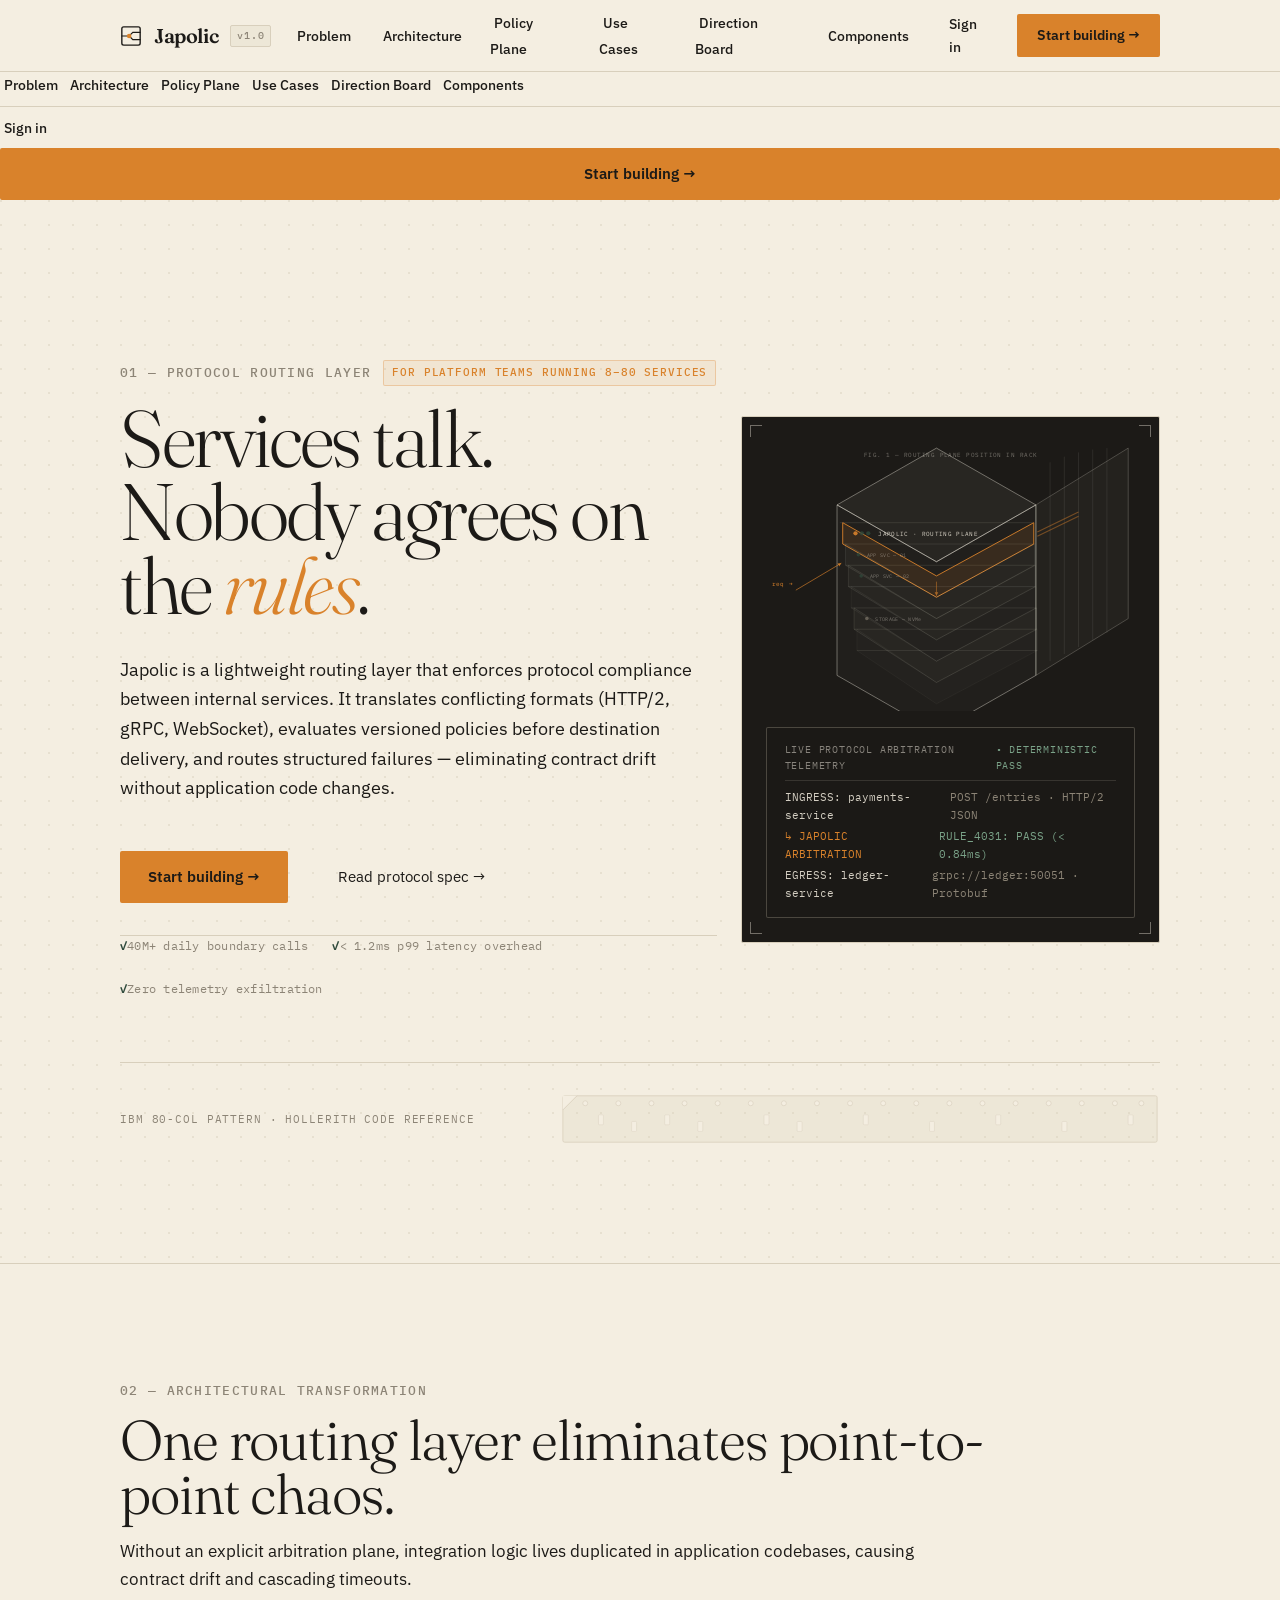
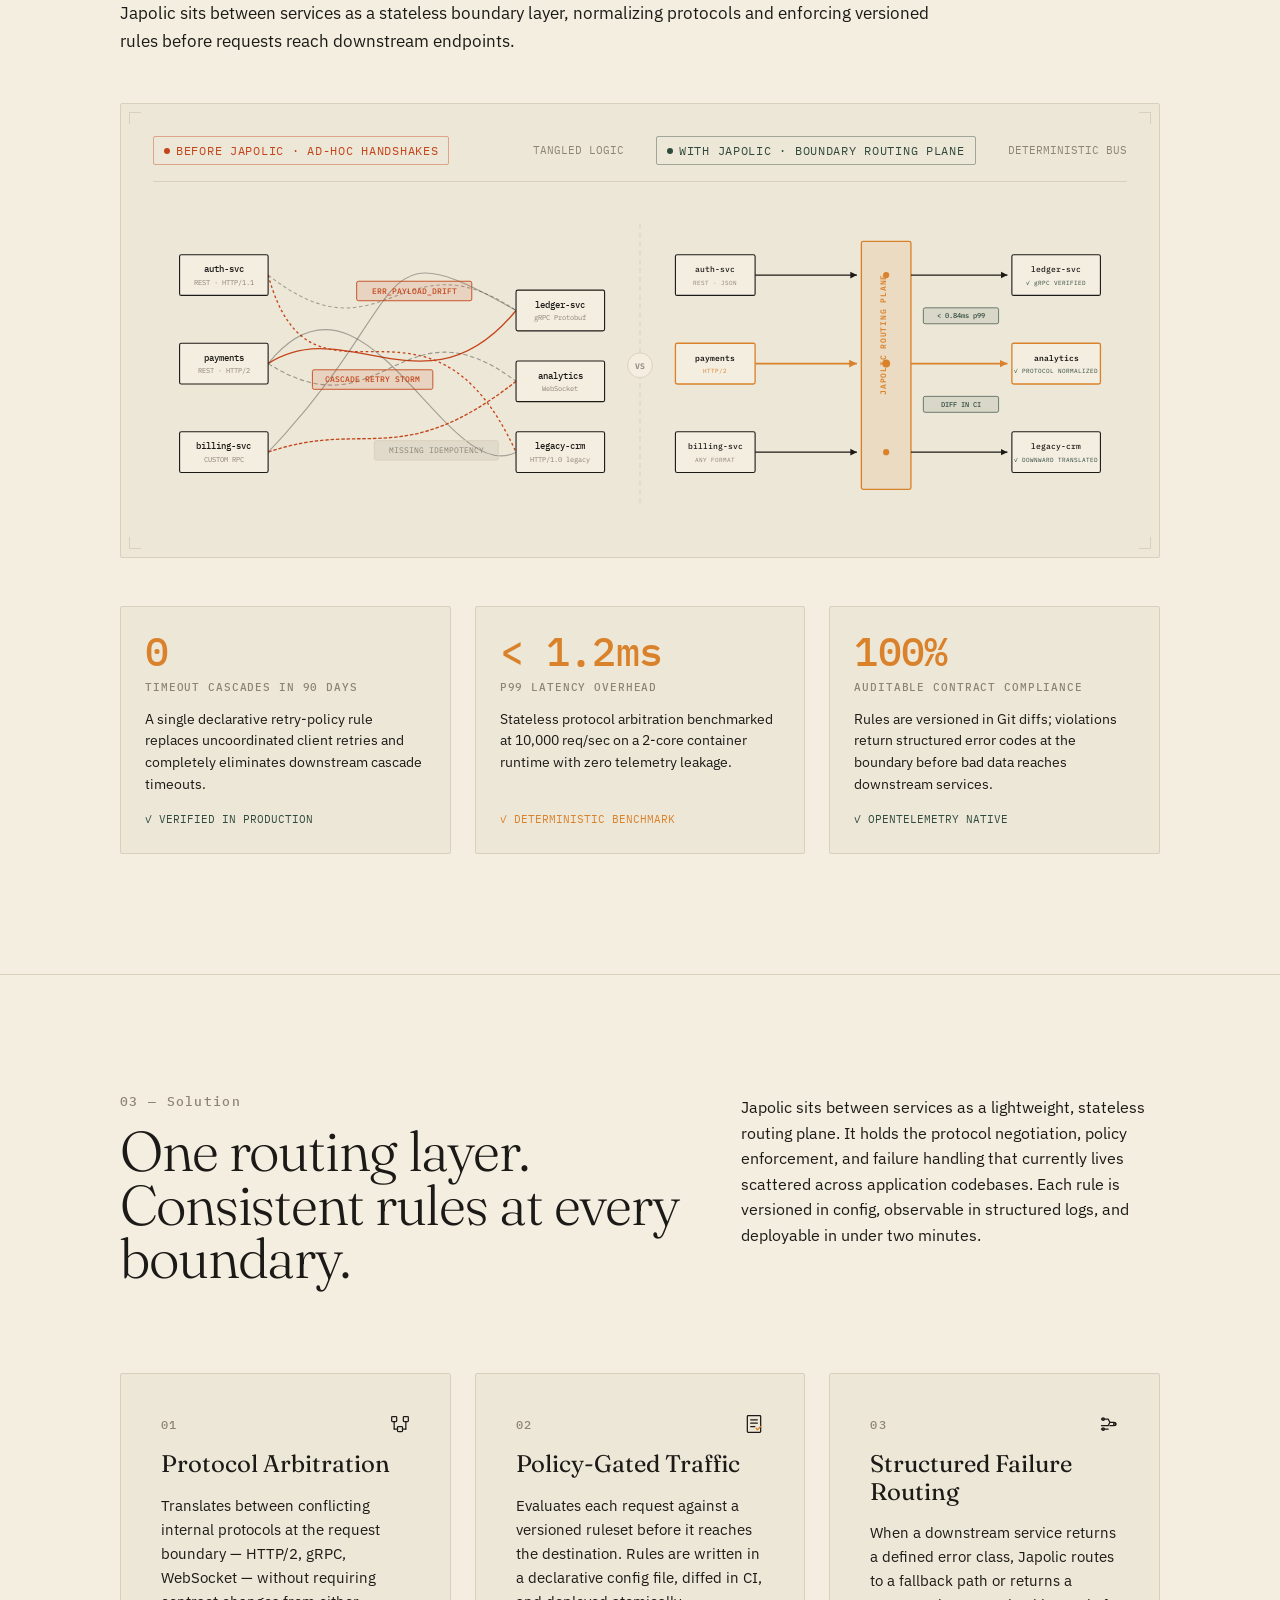
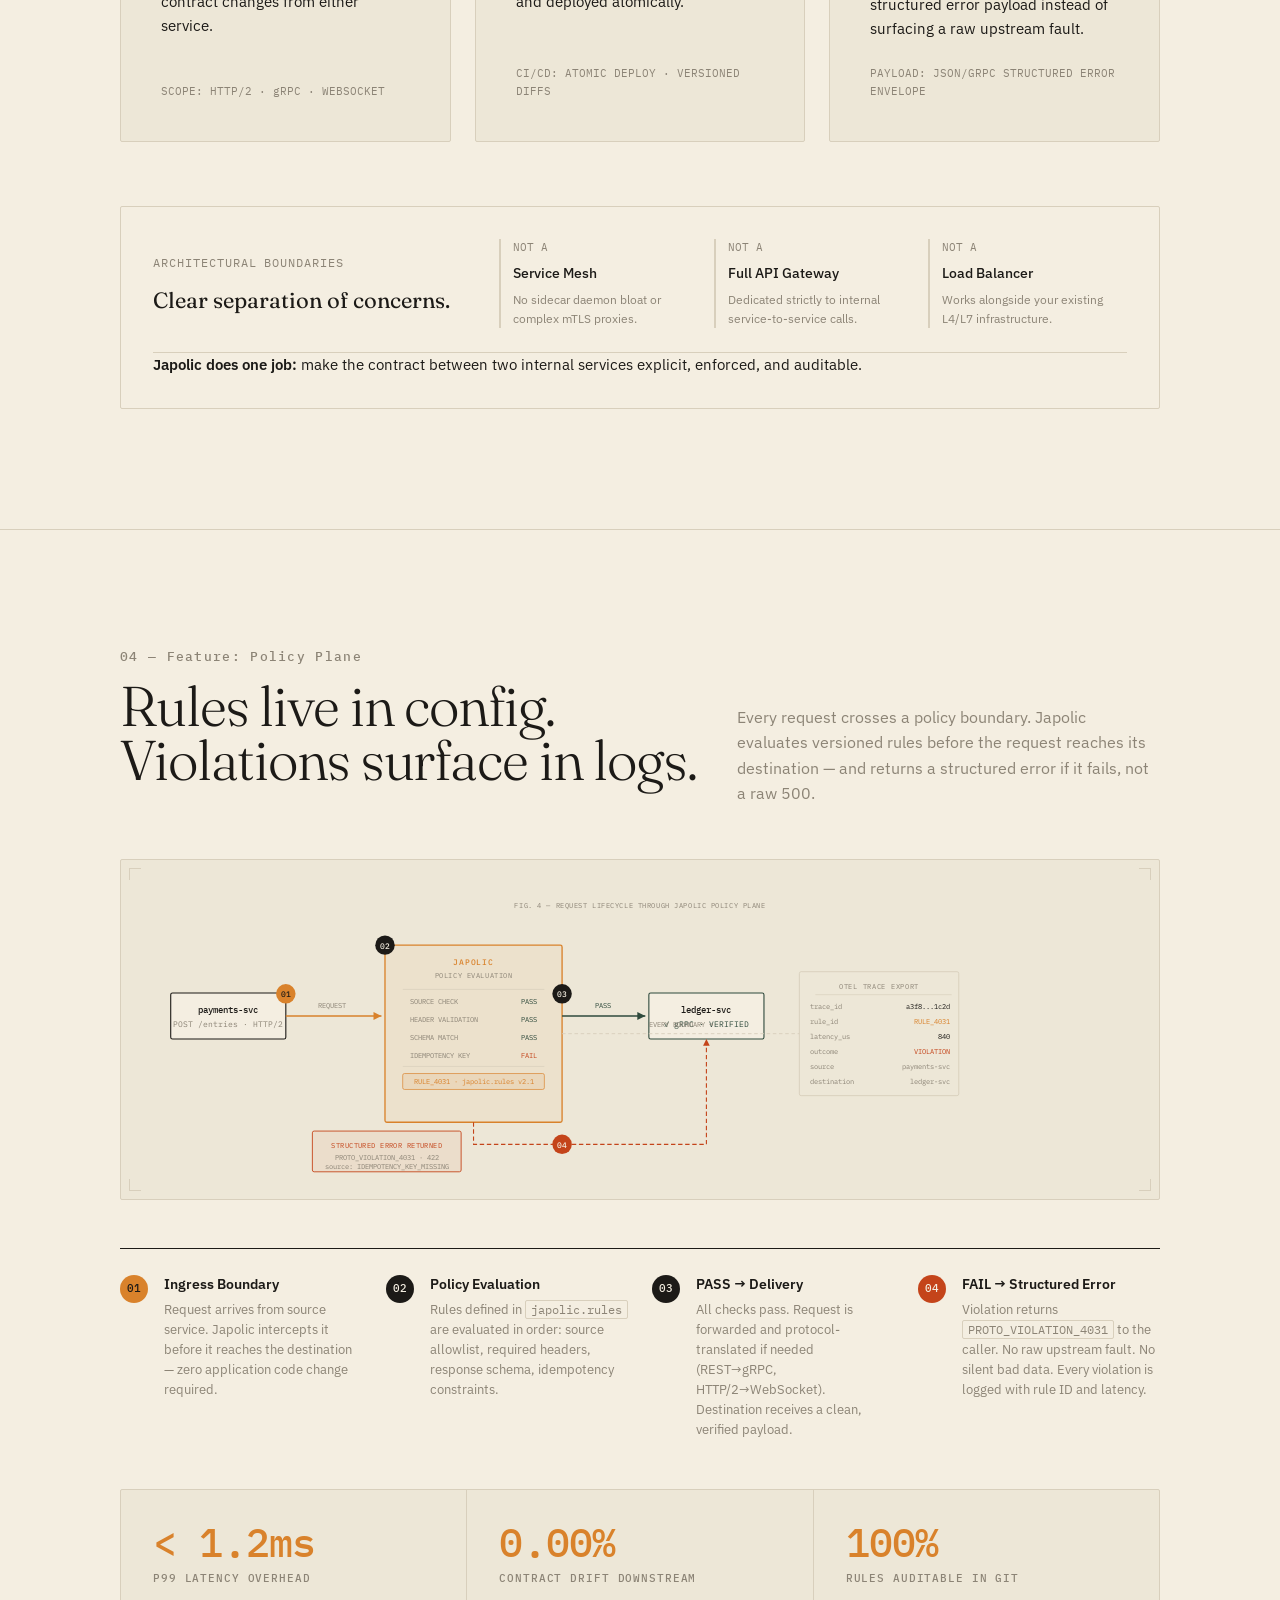
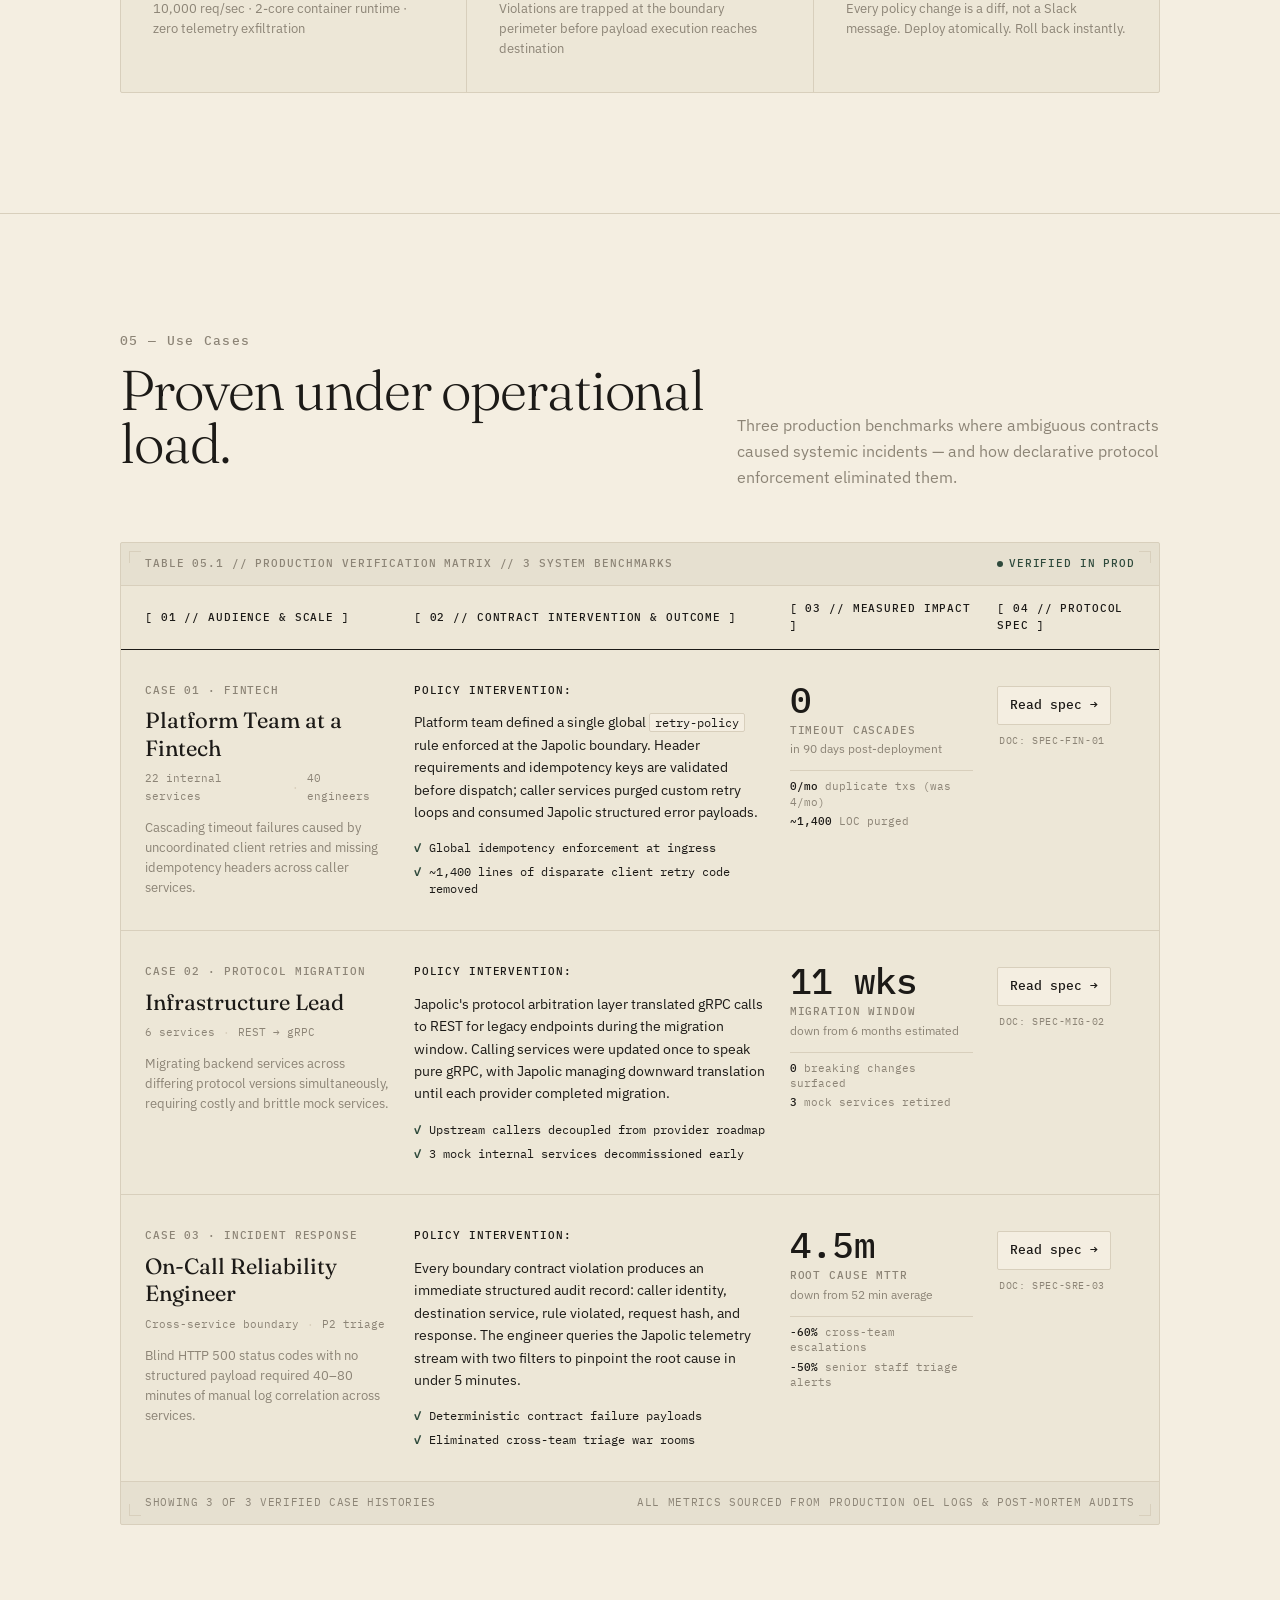
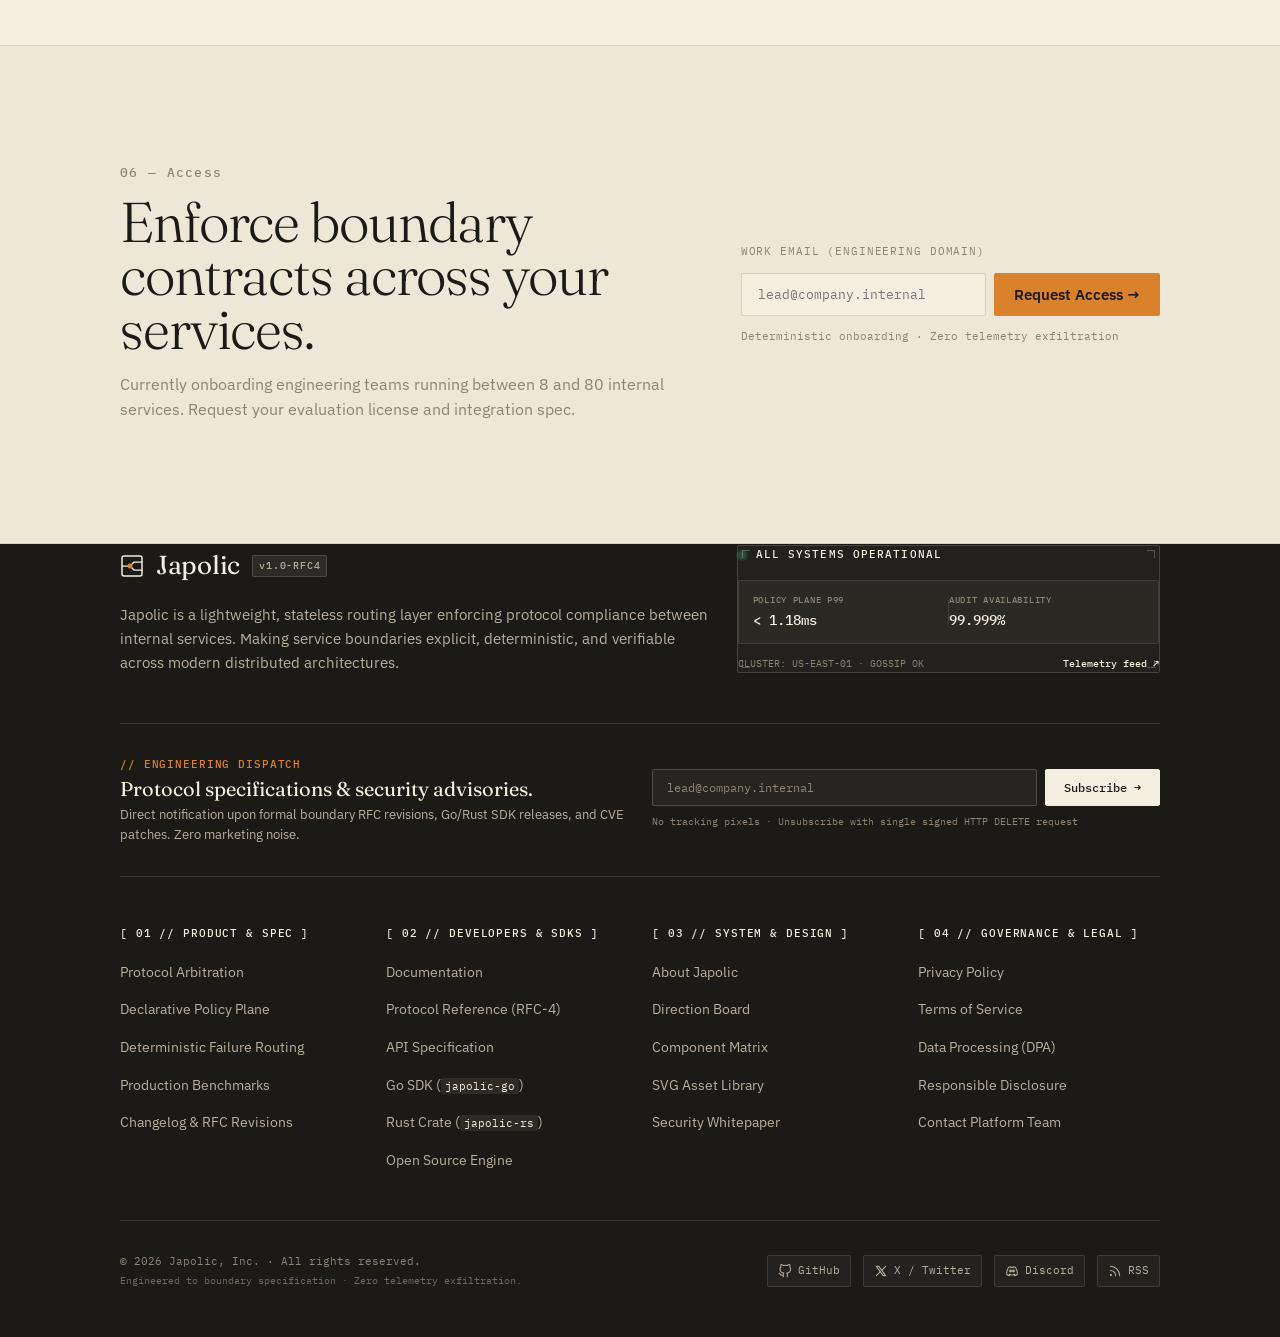
<file: index.html>
<!DOCTYPE html>
<html lang="en">
<head>
  <meta charset="UTF-8">
  <meta name="viewport" content="width=device-width, initial-scale=1.0">
  <title>Japolic — Protocol Enforcement &amp; Routing for Internal Services</title>
  <meta name="description" content="Japolic sits between services as a lightweight, stateless routing plane. It holds protocol negotiation, policy enforcement, and structured failure handling.">
  
  <!-- Single Source of Truth Stylesheets -->
  <link rel="stylesheet" href="tokens.css">
  <link rel="stylesheet" href="landing.css">
</head>
<body>

  <!-- Accessible Skip Link -->
  <a href="#main-content" class="skip-link">Skip to main content</a>

  <!-- ============================================================
       00 — NAVIGATION
       ============================================================ -->
  <header class="site-header" id="site-header">
    <div class="nav-container">
      <!-- Designed Japolic Wordmark -->
      <a href="#hero" class="brand-group" aria-label="Japolic Homepage">
        <span class="brand-logomark" aria-hidden="true">
          <svg width="22" height="22" viewBox="0 0 24 24" fill="none">
            <rect x="2" y="2" width="20" height="20" rx="2" stroke="var(--c-ink)" stroke-width="1.5" />
            <path d="M2 12h8l4-4h8" stroke="var(--c-ink)" stroke-width="1.25" stroke-linecap="round" />
            <path d="M10 12l4 4h8" stroke="var(--c-ink)" stroke-width="1.25" stroke-linecap="round" />
            <circle cx="10" cy="12" r="2.5" fill="var(--c-amber)" />
          </svg>
        </span>
        <span class="brand-wordmark">Japolic</span>
        <span class="brand-version">v1.0</span>
      </a>

      <!-- Center Navigation Links -->
      <nav aria-label="Primary Navigation">
        <ul class="nav-links">
          <li><a href="#problem" class="nav-link">Problem</a></li>
          <li><a href="#solution" class="nav-link">Architecture</a></li>
          <li><a href="#feature" class="nav-link">Policy Plane</a></li>
          <li><a href="#use-cases" class="nav-link">Use Cases</a></li>
          <li><a href="direction.html" class="nav-link">Direction Board</a></li>
          <li><a href="components.html" class="nav-link">Components</a></li>
        </ul>
      </nav>

      <!-- Clear Hierarchy: Sign in text link -> Primary CTA Start building -->
      <div class="nav-actions">
        <a href="#signin" class="nav-signin-link">Sign in</a>
        <a href="#request-access" class="nav-cta-btn">Start building &rarr;</a>
        <button class="nav-toggle" id="nav-toggle" aria-expanded="false" aria-controls="mobile-nav" aria-label="Toggle navigation menu">
          Menu
        </button>
      </div>
    </div>
  </header>

  <!-- Collapsible Mobile Navigation Drawer -->
  <div class="mobile-nav-drawer" id="mobile-nav" aria-hidden="true">
    <a href="#problem" class="nav-link mobile-link">Problem</a>
    <a href="#solution" class="nav-link mobile-link">Architecture</a>
    <a href="#feature" class="nav-link mobile-link">Policy Plane</a>
    <a href="#use-cases" class="nav-link mobile-link">Use Cases</a>
    <a href="direction.html" class="nav-link mobile-link">Direction Board</a>
    <a href="components.html" class="nav-link mobile-link">Components</a>
    <hr class="hairline" style="margin-block: 8px;">
    <a href="#signin" class="nav-link mobile-link" style="font-weight: 500;">Sign in</a>
    <a href="#request-access" class="btn-primary" style="margin-top: 8px; width: 100%; text-align: center;">Start building &rarr;</a>
  </div>

  <main id="main-content">

    <!-- ============================================================
         01 — HERO
         ============================================================ -->
    <section class="hero-section" id="hero" aria-labelledby="hero-title">
      <!-- Background SVG Dot Grid -->
      <div class="hero-backdrop" aria-hidden="true">
        <svg width="100%" height="100%" xmlns="http://www.w3.org/2000/svg">
          <defs>
            <pattern id="hero-dot-grid" x="0" y="0" width="24" height="24" patternUnits="userSpaceOnUse">
              <circle cx="1" cy="1" r="1" fill="var(--c-hairline)"/>
            </pattern>
          </defs>
          <rect width="100%" height="100%" fill="url(#hero-dot-grid)"/>
        </svg>
      </div>

      <div class="container hero-content">
        <!-- 7-Column Left Content -->
        <div class="hero-text-col">
          <div class="hero-eyebrow-row">
            <span class="label" style="margin-bottom: 0;">01 &mdash; PROTOCOL ROUTING LAYER</span>
            <span class="hero-audience-tag">FOR PLATFORM TEAMS RUNNING 8&ndash;80 SERVICES</span>
          </div>

          <h1 class="hero-h1" id="hero-title">
            Services talk. Nobody agrees on the <em>rules</em>.
          </h1>

          <p class="hero-sub">
            Japolic is a lightweight routing layer that enforces protocol compliance between internal services. It translates conflicting formats (HTTP/2, gRPC, WebSocket), evaluates versioned policies before destination delivery, and routes structured failures &mdash; eliminating contract drift without application code changes.
          </p>

          <div class="hero-cta-group">
            <a href="#request-access" class="btn btn-primary" style="padding: 14px 28px; font-size: 15px;">Start building &rarr;</a>
            <a href="#solution" class="btn btn-secondary" style="padding: 13px 26px; font-size: 15px;">Read protocol spec &rarr;</a>
          </div>

          <!-- Trust Line -->
          <div class="hero-trust-bar">
            <div class="trust-item">
              <span class="trust-check">&check;</span>
              <span>40M+ daily boundary calls</span>
            </div>
            <div class="trust-item">
              <span class="trust-check">&check;</span>
              <span>&lt; 1.2ms p99 latency overhead</span>
            </div>
            <div class="trust-item">
              <span class="trust-check">&check;</span>
              <span>Zero telemetry exfiltration</span>
            </div>
          </div>
        </div>

        <!-- 5-Column Right: Isometric Server Rack Line Drawing -->
        <div class="hero-diagram-col">
          <div class="hero-diagram-frame" role="img" aria-label="Isometric technical drawing of a server rack with Japolic routing plane highlighted in amber">
            <!-- Engineering corner marks -->
            <div class="reg-mark-tl"></div>
            <div class="reg-mark-tr"></div>
            <div class="reg-mark-bl"></div>
            <div class="reg-mark-br"></div>

            <svg width="100%" height="auto" viewBox="0 0 520 380" xmlns="http://www.w3.org/2000/svg" style="display: block;">
              <defs>
                <marker id="arr-amber-hero" markerWidth="6" markerHeight="6" refX="5" refY="3" orient="auto">
                  <path d="M0,0.5 L5,3 L0,5.5 Z" fill="var(--c-amber)"/>
                </marker>
              </defs>

              <!-- Rack Outer Shell Front Face -->
              <polygon points="100,330 240,410 380,330 380,90 240,170 100,90"
                       fill="rgba(244,238,225,0.025)"
                       stroke="rgba(244,238,225,0.55)" stroke-width="1"/>
              <!-- Top Face -->
              <polygon points="100,90 240,170 380,90 240,10"
                       fill="rgba(244,238,225,0.05)"
                       stroke="rgba(244,238,225,0.55)" stroke-width="1"/>
              <!-- Right Side Face -->
              <polygon points="380,90 380,330 510,250 510,10"
                       fill="rgba(244,238,225,0.035)"
                       stroke="rgba(244,238,225,0.3)" stroke-width="1"/>

              <!-- Rack Unit Dividers -->
              <g stroke="rgba(244,238,225,0.18)" stroke-width="0.75">
                <line x1="104" y1="115" x2="376" y2="115"/>
                <line x1="108" y1="145" x2="377" y2="145"/>
                <line x1="112" y1="175" x2="378" y2="175"/>
                <line x1="116" y1="205" x2="379" y2="205"/>
                <line x1="120" y1="235" x2="380" y2="235"/>
                <line x1="124" y1="265" x2="381" y2="265"/>
                <line x1="128" y1="295" x2="382" y2="295"/>
              </g>

              <!-- U1 — JAPOLIC ROUTING PLANE (Amber Accent) -->
              <polygon points="108,115 240,190 377,115 377,145 240,220 108,145"
                       fill="rgba(217,130,43,0.12)"
                       stroke="var(--c-amber)" stroke-width="1.25"/>
              <circle cx="126" cy="130" r="3" fill="var(--c-amber)" opacity="0.9"/>
              <circle cx="135" cy="130" r="3" fill="var(--c-green)" opacity="0.8"/>
              <circle cx="144" cy="130" r="3" fill="var(--c-green)" opacity="0.8"/>
              <text x="158" y="134" font-family="var(--font-mono)" font-size="8"
                    fill="rgba(244,238,225,0.85)" letter-spacing="0.06em">JAPOLIC &middot; ROUTING PLANE</text>

              <!-- U2 — APP SVC 01 -->
              <polygon points="112,145 240,220 378,145 378,175 240,250 112,175"
                       fill="rgba(244,238,225,0.03)"
                       stroke="rgba(244,238,225,0.18)" stroke-width="0.75"/>
              <circle cx="130" cy="160" r="2.5" fill="var(--c-green)" opacity="0.7"/>
              <text x="142" y="163" font-family="var(--font-mono)" font-size="7"
                    fill="rgba(244,238,225,0.4)" letter-spacing="0.06em">APP SVC &mdash; 01</text>

              <!-- U3 — APP SVC 02 -->
              <polygon points="116,175 240,250 379,175 379,205 240,280 116,205"
                       fill="rgba(244,238,225,0.03)"
                       stroke="rgba(244,238,225,0.18)" stroke-width="0.75"/>
              <circle cx="134" cy="190" r="2.5" fill="var(--c-green)" opacity="0.7"/>
              <text x="146" y="193" font-family="var(--font-mono)" font-size="7"
                    fill="rgba(244,238,225,0.4)" letter-spacing="0.06em">APP SVC &mdash; 02</text>

              <!-- U4 — Empty -->
              <polygon points="120,205 240,280 380,205 380,235 240,310 120,235"
                       fill="rgba(244,238,225,0.01)"
                       stroke="rgba(244,238,225,0.10)" stroke-width="0.75"/>

              <!-- U5 — Storage -->
              <polygon points="124,235 240,310 381,235 381,265 240,340 124,265"
                       fill="rgba(244,238,225,0.03)"
                       stroke="rgba(244,238,225,0.18)" stroke-width="0.75"/>
              <circle cx="142" cy="250" r="2.5" fill="var(--c-muted)" opacity="0.6"/>
              <text x="154" y="253" font-family="var(--font-mono)" font-size="7"
                    fill="rgba(244,238,225,0.4)" letter-spacing="0.06em">STORAGE &mdash; NVMe</text>

              <!-- U6 — Empty -->
              <polygon points="128,265 240,340 382,265 382,295 240,370 128,295"
                       fill="rgba(244,238,225,0.01)"
                       stroke="rgba(244,238,225,0.08)" stroke-width="0.75"/>

              <!-- Right Face Bus & Channel -->
              <g stroke="rgba(244,238,225,0.12)" stroke-width="1">
                <line x1="400" y1="30" x2="400" y2="310"/>
                <line x1="420" y1="22" x2="420" y2="300"/>
                <line x1="440" y1="16" x2="440" y2="290"/>
                <line x1="460" y1="12" x2="460" y2="280"/>
                <line x1="480" y1="10" x2="480" y2="270"/>
              </g>

              <!-- Amber Cable Route -->
              <g stroke="rgba(217,130,43,0.45)" stroke-width="1.5">
                <line x1="382" y1="128" x2="440" y2="100"/>
                <line x1="382" y1="134" x2="440" y2="106"/>
              </g>

              <!-- Incoming Request Vector -->
              <path d="M 42,210 L 106,172"
                    stroke="var(--c-amber)" stroke-width="1"
                    fill="none" opacity="0.9"
                    marker-end="url(#arr-amber-hero)"/>
              <path d="M 240,198 L 240,218"
                    stroke="var(--c-amber)" stroke-width="1"
                    fill="none" opacity="0.7"
                    marker-end="url(#arr-amber-hero)"/>

              <text x="8" y="204" font-family="var(--font-mono)" font-size="8"
                    fill="var(--c-amber)" letter-spacing="0.06em">req &rarr;</text>

              <text x="260" y="22" text-anchor="middle"
                    font-family="var(--font-mono)" font-size="8"
                    fill="rgba(244,238,225,0.4)" letter-spacing="0.08em">
                FIG. 1 &mdash; ROUTING PLANE POSITION IN RACK
              </text>
            </svg>

            <!-- Live Boundary Arbitration Telemetry Box -->
            <div class="hero-telemetry-card" role="region" aria-label="Live protocol boundary telemetry readout">
              <div class="hero-telemetry-header">
                <span>LIVE PROTOCOL ARBITRATION TELEMETRY</span>
                <span style="color: #7AA288;">&bull; DETERMINISTIC PASS</span>
              </div>
              <div class="hero-telemetry-row">
                <span>INGRESS: payments-service</span>
                <span style="color: var(--c-muted);">POST /entries &middot; HTTP/2 JSON</span>
              </div>
              <div class="hero-telemetry-row" style="margin-top: 4px;">
                <span style="color: var(--c-amber);">&#8627; JAPOLIC ARBITRATION</span>
                <span style="color: #7AA288;">RULE_4031: PASS (&lt; 0.84ms)</span>
              </div>
              <div class="hero-telemetry-row" style="margin-top: 4px;">
                <span>EGRESS: ledger-service</span>
                <span style="color: var(--c-muted);">grpc://ledger:50051 &middot; Protobuf</span>
              </div>
            </div>
          </div>
        </div>
      </div>

      <!-- Hollerith Punch-Card Decorative Motif Strip -->
      <div class="container punch-card-strip-wrap">
        <span class="punch-card-label">IBM 80-COL PATTERN &middot; HOLLERITH CODE REFERENCE</span>
        <svg width="600" height="48" viewBox="0 0 720 58" xmlns="http://www.w3.org/2000/svg" aria-label="Punch-card encoding strip" role="img" style="max-width: 100%;">
          <rect x="1" y="1" width="718" height="56" rx="2" fill="var(--c-surface)" stroke="var(--c-hairline)" stroke-width="1"/>
          <polygon points="1,1 18,1 1,18" fill="var(--c-paper)"/>
          <line x1="1" y1="18" x2="18" y2="1" stroke="var(--c-hairline)" stroke-width="1"/>
          <!-- Sprockets -->
          <g fill="var(--c-paper)" stroke="var(--c-hairline)" stroke-width="0.75">
            <circle cx="28" cy="10" r="3"/>
            <circle cx="68" cy="10" r="3"/>
            <circle cx="108" cy="10" r="3"/>
            <circle cx="148" cy="10" r="3"/>
            <circle cx="188" cy="10" r="3"/>
            <circle cx="228" cy="10" r="3"/>
            <circle cx="268" cy="10" r="3"/>
            <circle cx="308" cy="10" r="3"/>
            <circle cx="348" cy="10" r="3"/>
            <circle cx="388" cy="10" r="3"/>
            <circle cx="428" cy="10" r="3"/>
            <circle cx="468" cy="10" r="3"/>
            <circle cx="508" cy="10" r="3"/>
            <circle cx="548" cy="10" r="3"/>
            <circle cx="588" cy="10" r="3"/>
            <circle cx="628" cy="10" r="3"/>
            <circle cx="668" cy="10" r="3"/>
            <circle cx="700" cy="10" r="3"/>
          </g>
          <!-- Punched slots -->
          <g fill="var(--c-paper)" stroke="var(--c-hairline)" stroke-width="0.5">
            <rect x="44" y="24" width="6" height="12" rx="1"/>
            <rect x="84" y="32" width="6" height="12" rx="1"/>
            <rect x="124" y="24" width="6" height="12" rx="1"/>
            <rect x="164" y="32" width="6" height="12" rx="1"/>
            <rect x="244" y="24" width="6" height="12" rx="1"/>
            <rect x="284" y="32" width="6" height="12" rx="1"/>
            <rect x="364" y="24" width="6" height="12" rx="1"/>
            <rect x="444" y="32" width="6" height="12" rx="1"/>
            <rect x="524" y="24" width="6" height="12" rx="1"/>
            <rect x="604" y="32" width="6" height="12" rx="1"/>
            <rect x="684" y="24" width="6" height="12" rx="1"/>
          </g>
        </svg>
      </div>
    </section>

    <!-- ============================================================
         02 — ARCHITECTURE COMPARISON (BEFORE / AFTER)
         ============================================================ -->
    <section class="transform-section" id="problem" aria-labelledby="transform-title">
      <div class="container">
        
        <!-- Header: 1 Headline & Exactly 2 Lines of Copy -->
        <div class="transform-header">
          <span class="label">02 &mdash; ARCHITECTURAL TRANSFORMATION</span>
          <h2 class="transform-h2" id="transform-title">
            One routing layer eliminates point-to-point chaos.
          </h2>
          <div class="transform-copy">
            <p>Without an explicit arbitration plane, integration logic lives duplicated in application codebases, causing contract drift and cascading timeouts.</p>
            <p>Japolic sits between services as a stateless boundary layer, normalizing protocols and enforcing versioned rules before requests reach downstream endpoints.</p>
          </div>
        </div>

        <!-- Before / After Visual: Tangled Left, Ordered Right (Drawn in SVG) -->
        <div class="transform-frame" role="region" aria-label="Before and after architectural diagram comparing tangled ad-hoc microservices with ordered Japolic routing plane">
          <!-- Engineering corner registration marks -->
          <div class="reg-mark-tl" style="border-color: var(--c-hairline); position: absolute; top: 8px; left: 8px; width: 12px; height: 12px; border-style: solid; border-width: 1px 0 0 1px;"></div>
          <div class="reg-mark-tr" style="border-color: var(--c-hairline); position: absolute; top: 8px; right: 8px; width: 12px; height: 12px; border-style: solid; border-width: 1px 1px 0 0;"></div>
          <div class="reg-mark-bl" style="border-color: var(--c-hairline); position: absolute; bottom: 8px; left: 8px; width: 12px; height: 12px; border-style: solid; border-width: 0 0 1px 1px;"></div>
          <div class="reg-mark-br" style="border-color: var(--c-hairline); position: absolute; bottom: 8px; right: 8px; width: 12px; height: 12px; border-style: solid; border-width: 0 1px 1px 0;"></div>

          <div class="transform-frame-header">
            <div class="transform-col-title">
              <span class="chip chip-error">
                <span class="chip-dot chip-dot-error"></span>
                <span>BEFORE JAPOLIC &middot; AD-HOC HANDSHAKES</span>
              </span>
              <span style="font-family: var(--font-mono); font-size: 11px; color: var(--c-muted);">TANGLED LOGIC</span>
            </div>
            <div class="transform-col-title">
              <span class="chip chip-ok">
                <span class="chip-dot chip-dot-ok"></span>
                <span>WITH JAPOLIC &middot; BOUNDARY ROUTING PLANE</span>
              </span>
              <span style="font-family: var(--font-mono); font-size: 11px; color: var(--c-muted);">DETERMINISTIC BUS</span>
            </div>
          </div>

          <!-- SVG Visual Diagram -->
          <div class="transform-svg-wrap">
            <svg width="100%" height="auto" viewBox="0 0 1100 360" xmlns="http://www.w3.org/2000/svg" role="img" aria-label="Vector diagram showing tangled point-to-point connections on the left transformed into an ordered routing bus on the right">
              <defs>
                <marker id="arr-ink-comp" markerWidth="6" markerHeight="6" refX="5" refY="3" orient="auto">
                  <path d="M0,0.5 L5,3 L0,5.5 Z" fill="var(--c-ink)"/>
                </marker>
                <marker id="arr-amber-comp" markerWidth="6" markerHeight="6" refX="5" refY="3" orient="auto">
                  <path d="M0,0.5 L5,3 L0,5.5 Z" fill="var(--c-amber)"/>
                </marker>
              </defs>

              <!-- LEFT: TANGLED INFRASTRUCTURE -->
              <g id="tangled-infra">
                <!-- Crisscrossing tangled lines -->
                <path d="M 130,78 C 260,180 280,30 410,118" stroke="rgba(28,26,23,0.35)" stroke-width="1.25" stroke-dasharray="4,3" fill="none"/>
                <path d="M 130,78 C 180,260 310,60 410,278" stroke="#C4441A" stroke-width="1.5" stroke-dasharray="3,3" fill="none"/>
                
                <path d="M 130,178 C 220,120 310,240 410,118" stroke="#C4441A" stroke-width="1.5" fill="none"/>
                <path d="M 130,178 C 260,260 280,100 410,198" stroke="rgba(28,26,23,0.4)" stroke-width="1.25" stroke-dasharray="5,3" fill="none"/>
                <path d="M 130,178 C 240,40 330,320 410,278" stroke="rgba(28,26,23,0.35)" stroke-width="1.25" fill="none"/>

                <path d="M 130,278 C 240,240 280,300 410,198" stroke="#C4441A" stroke-width="1.5" stroke-dasharray="4,2" fill="none"/>
                <path d="M 130,278 C 300,100 240,20 410,118" stroke="rgba(28,26,23,0.35)" stroke-width="1.25" fill="none"/>

                <!-- Friction Callout Badges -->
                <g transform="translate(230, 85)">
                  <rect x="0" y="0" width="130" height="22" rx="2" fill="rgba(196,68,26,0.12)" stroke="#C4441A" stroke-width="1"/>
                  <text x="65" y="14" text-anchor="middle" font-family="var(--font-mono)" font-size="8.5" fill="#C4441A" font-weight="500">ERR_PAYLOAD_DRIFT</text>
                </g>
                <g transform="translate(180, 185)">
                  <rect x="0" y="0" width="136" height="22" rx="2" fill="rgba(196,68,26,0.12)" stroke="#C4441A" stroke-width="1"/>
                  <text x="68" y="14" text-anchor="middle" font-family="var(--font-mono)" font-size="8.5" fill="#C4441A" font-weight="500">CASCADE RETRY STORM</text>
                </g>
                <g transform="translate(250, 265)">
                  <rect x="0" y="0" width="140" height="22" rx="2" fill="rgba(28,26,23,0.06)" stroke="var(--c-hairline)" stroke-width="1"/>
                  <text x="70" y="14" text-anchor="middle" font-family="var(--font-mono)" font-size="8.5" fill="var(--c-muted)">MISSING IDEMPOTENCY</text>
                </g>

                <!-- Left Source Nodes -->
                <rect x="30" y="55" width="100" height="46" rx="2" fill="var(--c-paper)" stroke="var(--c-ink)" stroke-width="1.25"/>
                <text x="80" y="75" text-anchor="middle" font-family="var(--font-mono)" font-size="10" font-weight="500" fill="var(--c-ink)">auth-svc</text>
                <text x="80" y="89" text-anchor="middle" font-family="var(--font-mono)" font-size="7.5" fill="var(--c-muted)">REST &middot; HTTP/1.1</text>

                <rect x="30" y="155" width="100" height="46" rx="2" fill="var(--c-paper)" stroke="var(--c-ink)" stroke-width="1.25"/>
                <text x="80" y="175" text-anchor="middle" font-family="var(--font-mono)" font-size="10" font-weight="500" fill="var(--c-ink)">payments</text>
                <text x="80" y="189" text-anchor="middle" font-family="var(--font-mono)" font-size="7.5" fill="var(--c-muted)">REST &middot; HTTP/2</text>

                <rect x="30" y="255" width="100" height="46" rx="2" fill="var(--c-paper)" stroke="var(--c-ink)" stroke-width="1.25"/>
                <text x="80" y="275" text-anchor="middle" font-family="var(--font-mono)" font-size="10" font-weight="500" fill="var(--c-ink)">billing-svc</text>
                <text x="80" y="289" text-anchor="middle" font-family="var(--font-mono)" font-size="7.5" fill="var(--c-muted)">CUSTOM RPC</text>

                <!-- Left Target Nodes -->
                <rect x="410" y="95" width="100" height="46" rx="2" fill="var(--c-paper)" stroke="var(--c-ink)" stroke-width="1.25"/>
                <text x="460" y="115" text-anchor="middle" font-family="var(--font-mono)" font-size="10" font-weight="500" fill="var(--c-ink)">ledger-svc</text>
                <text x="460" y="129" text-anchor="middle" font-family="var(--font-mono)" font-size="7.5" fill="var(--c-muted)">gRPC Protobuf</text>

                <rect x="410" y="175" width="100" height="46" rx="2" fill="var(--c-paper)" stroke="var(--c-ink)" stroke-width="1.25"/>
                <text x="460" y="195" text-anchor="middle" font-family="var(--font-mono)" font-size="10" font-weight="500" fill="var(--c-ink)">analytics</text>
                <text x="460" y="209" text-anchor="middle" font-family="var(--font-mono)" font-size="7.5" fill="var(--c-muted)">WebSocket</text>

                <rect x="410" y="255" width="100" height="46" rx="2" fill="var(--c-paper)" stroke="var(--c-ink)" stroke-width="1.25"/>
                <text x="460" y="275" text-anchor="middle" font-family="var(--font-mono)" font-size="10" font-weight="500" fill="var(--c-ink)">legacy-crm</text>
                <text x="460" y="289" text-anchor="middle" font-family="var(--font-mono)" font-size="7.5" fill="var(--c-muted)">HTTP/1.0 legacy</text>
              </g>

              <!-- CENTER DIVIDER -->
              <g id="center-boundary">
                <line x1="550" y1="20" x2="550" y2="340" stroke="var(--c-hairline)" stroke-width="1" stroke-dasharray="6,4"/>
                <circle cx="550" cy="180" r="14" fill="var(--c-paper)" stroke="var(--c-hairline)" stroke-width="1"/>
                <text x="550" y="184" text-anchor="middle" font-family="var(--font-mono)" font-size="9" fill="var(--c-muted)" font-weight="600">VS</text>
              </g>

              <!-- RIGHT: ORDERED JAPOLIC ARCHITECTURE -->
              <g id="ordered-infra">
                <!-- Clean Ingress Traces -->
                <line x1="680" y1="78" x2="795" y2="78" stroke="var(--c-ink)" stroke-width="1.5" marker-end="url(#arr-ink-comp)"/>
                <line x1="680" y1="178" x2="795" y2="178" stroke="var(--c-amber)" stroke-width="1.75" marker-end="url(#arr-amber-comp)"/>
                <line x1="680" y1="278" x2="795" y2="278" stroke="var(--c-ink)" stroke-width="1.5" marker-end="url(#arr-ink-comp)"/>

                <!-- Ingress Nodes -->
                <rect x="590" y="55" width="90" height="46" rx="2" fill="var(--c-paper)" stroke="var(--c-ink)" stroke-width="1.25"/>
                <text x="635" y="75" text-anchor="middle" font-family="var(--font-mono)" font-size="9.5" font-weight="500" fill="var(--c-ink)">auth-svc</text>
                <text x="635" y="89" text-anchor="middle" font-family="var(--font-mono)" font-size="7" fill="var(--c-muted)">REST &middot; JSON</text>

                <rect x="590" y="155" width="90" height="46" rx="2" fill="var(--c-paper)" stroke="var(--c-amber)" stroke-width="1.5"/>
                <text x="635" y="175" text-anchor="middle" font-family="var(--font-mono)" font-size="9.5" font-weight="600" fill="var(--c-ink)">payments</text>
                <text x="635" y="189" text-anchor="middle" font-family="var(--font-mono)" font-size="7" fill="var(--c-amber)">HTTP/2</text>

                <rect x="590" y="255" width="90" height="46" rx="2" fill="var(--c-paper)" stroke="var(--c-ink)" stroke-width="1.25"/>
                <text x="635" y="275" text-anchor="middle" font-family="var(--font-mono)" font-size="9.5" font-weight="500" fill="var(--c-ink)">billing-svc</text>
                <text x="635" y="289" text-anchor="middle" font-family="var(--font-mono)" font-size="7" fill="var(--c-muted)">ANY FORMAT</text>

                <!-- THE JAPOLIC ROUTING BUS -->
                <rect x="800" y="40" width="56" height="280" rx="2" fill="rgba(217,130,43,0.12)" stroke="var(--c-amber)" stroke-width="1.5"/>
                <text x="828" y="145" text-anchor="middle" font-family="var(--font-mono)" font-size="8.5" font-weight="600" fill="var(--c-amber)" letter-spacing="0.10em" transform="rotate(-90 828 145)">JAPOLIC ROUTING PLANE</text>
                
                <circle cx="828" cy="78" r="3.5" fill="var(--c-amber)"/>
                <circle cx="828" cy="178" r="4.5" fill="var(--c-amber)"/>
                <circle cx="828" cy="278" r="3.5" fill="var(--c-amber)"/>

                <!-- Clean Egress Traces -->
                <line x1="856" y1="78" x2="965" y2="78" stroke="var(--c-ink)" stroke-width="1.5" marker-end="url(#arr-ink-comp)"/>
                <line x1="856" y1="178" x2="965" y2="178" stroke="var(--c-amber)" stroke-width="1.75" marker-end="url(#arr-amber-comp)"/>
                <line x1="856" y1="278" x2="965" y2="278" stroke="var(--c-ink)" stroke-width="1.5" marker-end="url(#arr-ink-comp)"/>

                <!-- Egress Verified Nodes -->
                <rect x="970" y="55" width="100" height="46" rx="2" fill="var(--c-paper)" stroke="var(--c-ink)" stroke-width="1.25"/>
                <text x="1020" y="75" text-anchor="middle" font-family="var(--font-mono)" font-size="9.5" font-weight="500" fill="var(--c-ink)">ledger-svc</text>
                <text x="1020" y="89" text-anchor="middle" font-family="var(--font-mono)" font-size="7" fill="var(--c-green)">&check; gRPC VERIFIED</text>

                <rect x="970" y="155" width="100" height="46" rx="2" fill="var(--c-paper)" stroke="var(--c-amber)" stroke-width="1.5"/>
                <text x="1020" y="175" text-anchor="middle" font-family="var(--font-mono)" font-size="9.5" font-weight="600" fill="var(--c-ink)">analytics</text>
                <text x="1020" y="189" text-anchor="middle" font-family="var(--font-mono)" font-size="7" fill="var(--c-green)">&check; PROTOCOL NORMALIZED</text>

                <rect x="970" y="255" width="100" height="46" rx="2" fill="var(--c-paper)" stroke="var(--c-ink)" stroke-width="1.25"/>
                <text x="1020" y="275" text-anchor="middle" font-family="var(--font-mono)" font-size="9.5" font-weight="500" fill="var(--c-ink)">legacy-crm</text>
                <text x="1020" y="289" text-anchor="middle" font-family="var(--font-mono)" font-size="7" fill="var(--c-green)">&check; DOWNWARD TRANSLATED</text>

                <!-- Status Badges -->
                <g transform="translate(870, 115)">
                  <rect x="0" y="0" width="85" height="18" rx="2" fill="rgba(47,74,60,0.1)" stroke="var(--c-green)" stroke-width="0.75"/>
                  <text x="42.5" y="12" text-anchor="middle" font-family="var(--font-mono)" font-size="7.5" fill="var(--c-green)" font-weight="500">&lt; 0.84ms p99</text>
                </g>
                <g transform="translate(870, 215)">
                  <rect x="0" y="0" width="85" height="18" rx="2" fill="rgba(47,74,60,0.1)" stroke="var(--c-green)" stroke-width="0.75"/>
                  <text x="42.5" y="12" text-anchor="middle" font-family="var(--font-mono)" font-size="7.5" fill="var(--c-green)" font-weight="500">DIFF IN CI</text>
                </g>
              </g>
            </svg>
          </div>
        </div>

        <!-- Hierarchy First: 3 Proof Points Grid Directly Below Visual -->
        <div class="proof-grid">
          <!-- Proof Point 1 -->
          <div class="proof-card">
            <div>
              <div class="proof-stat">0</div>
              <span class="proof-label">TIMEOUT CASCADES IN 90 DAYS</span>
              <p class="proof-desc">
                A single declarative retry-policy rule replaces uncoordinated client retries and completely eliminates downstream cascade timeouts.
              </p>
            </div>
            <div style="margin-top: var(--sp-16); font-family: var(--font-mono); font-size: 11px; color: var(--c-green);">
              &check; VERIFIED IN PRODUCTION
            </div>
          </div>

          <!-- Proof Point 2 -->
          <div class="proof-card">
            <div>
              <div class="proof-stat">&lt; 1.2ms</div>
              <span class="proof-label">p99 LATENCY OVERHEAD</span>
              <p class="proof-desc">
                Stateless protocol arbitration benchmarked at 10,000 req/sec on a 2-core container runtime with zero telemetry leakage.
              </p>
            </div>
            <div style="margin-top: var(--sp-16); font-family: var(--font-mono); font-size: 11px; color: var(--c-amber);">
              &check; DETERMINISTIC BENCHMARK
            </div>
          </div>

          <!-- Proof Point 3 -->
          <div class="proof-card">
            <div>
              <div class="proof-stat">100%</div>
              <span class="proof-label">AUDITABLE CONTRACT COMPLIANCE</span>
              <p class="proof-desc">
                Rules are versioned in Git diffs; violations return structured error codes at the boundary before bad data reaches downstream services.
              </p>
            </div>
            <div style="margin-top: var(--sp-16); font-family: var(--font-mono); font-size: 11px; color: var(--c-green);">
              &check; OPENTELEMETRY NATIVE
            </div>
          </div>
        </div>

      </div>
    </section>

    <!-- ============================================================
         03 — THE SOLUTION
         ============================================================ -->
    <section class="solution-section" id="solution" aria-labelledby="solution-title">
      <div class="container">
        <!-- Section Header -->
        <div class="solution-header-grid">
          <div class="solution-header-left">
            <span class="label">03 &mdash; Solution</span>
            <h2 class="section-h2" id="solution-title">
              One routing layer. Consistent rules at every boundary.
            </h2>
          </div>
          <div class="solution-header-right">
            <p class="body-lead">
              Japolic sits between services as a lightweight, stateless routing plane. It holds the protocol negotiation, policy enforcement, and failure handling that currently lives scattered across application codebases. Each rule is versioned in config, observable in structured logs, and deployable in under two minutes.
            </p>
          </div>
        </div>

        <!-- 3 Core Capabilities Cards -->
        <div class="capabilities-grid">
          <!-- Card 1 -->
          <div class="capability-card">
            <div>
              <div class="capability-num">
                <span>01</span>
                <!-- Protocol icon -->
                <svg width="20" height="20" viewBox="0 0 24 24" fill="none" aria-hidden="true">
                  <rect x="2" y="3" width="6" height="6" rx="1" stroke="var(--c-ink)" stroke-width="1.5"/>
                  <rect x="16" y="3" width="6" height="6" rx="1" stroke="var(--c-ink)" stroke-width="1.5"/>
                  <rect x="9" y="15" width="6" height="6" rx="1" stroke="var(--c-ink)" stroke-width="1.5"/>
                  <line x1="5" y1="9" x2="5" y2="18" stroke="var(--c-ink)" stroke-width="1.5" stroke-linecap="round"/>
                  <line x1="5" y1="18" x2="9" y2="18" stroke="var(--c-ink)" stroke-width="1.5" stroke-linecap="round"/>
                  <line x1="19" y1="9" x2="19" y2="18" stroke="var(--c-ink)" stroke-width="1.5" stroke-linecap="round"/>
                  <line x1="15" y1="18" x2="19" y2="18" stroke="var(--c-ink)" stroke-width="1.5" stroke-linecap="round"/>
                </svg>
              </div>
              <h3 class="capability-title">Protocol Arbitration</h3>
              <p class="capability-desc">
                Translates between conflicting internal protocols at the request boundary &mdash; HTTP/2, gRPC, WebSocket &mdash; without requiring contract changes from either service.
              </p>
            </div>
            <div style="margin-top: var(--sp-24); font-family: var(--font-mono); font-size: 11px; color: var(--c-muted);">
              SCOPE: HTTP/2 &middot; gRPC &middot; WEBSOCKET
            </div>
          </div>

          <!-- Card 2 -->
          <div class="capability-card">
            <div>
              <div class="capability-num">
                <span>02</span>
                <!-- Policy icon -->
                <svg width="20" height="20" viewBox="0 0 24 24" fill="none" aria-hidden="true">
                  <rect x="4" y="2" width="16" height="20" rx="1" stroke="var(--c-ink)" stroke-width="1.5"/>
                  <line x1="8" y1="7" x2="16" y2="7" stroke="var(--c-ink)" stroke-width="1.5" stroke-linecap="round"/>
                  <line x1="8" y1="11" x2="16" y2="11" stroke="var(--c-ink)" stroke-width="1.5" stroke-linecap="round"/>
                  <line x1="8" y1="15" x2="13" y2="15" stroke="var(--c-ink)" stroke-width="1.5" stroke-linecap="round"/>
                  <path d="M14.5 17l1.5 2L20 15" stroke="var(--c-amber)" stroke-width="1.5" stroke-linecap="round" stroke-linejoin="round"/>
                </svg>
              </div>
              <h3 class="capability-title">Policy-Gated Traffic</h3>
              <p class="capability-desc">
                Evaluates each request against a versioned ruleset before it reaches the destination. Rules are written in a declarative config file, diffed in CI, and deployed atomically.
              </p>
            </div>
            <div style="margin-top: var(--sp-24); font-family: var(--font-mono); font-size: 11px; color: var(--c-muted);">
              CI/CD: ATOMIC DEPLOY &middot; VERSIONED DIFFS
            </div>
          </div>

          <!-- Card 3 -->
          <div class="capability-card">
            <div>
              <div class="capability-num">
                <span>03</span>
                <!-- Route / Failure icon -->
                <svg width="20" height="20" viewBox="0 0 24 24" fill="none" aria-hidden="true">
                  <path d="M3 6h8l2 4-2 4H3" stroke="var(--c-ink)" stroke-width="1.5" stroke-linecap="round" stroke-linejoin="round"/>
                  <path d="M13 10h5a2 2 0 0 1 2 2v0a2 2 0 0 1-2 2h-5" stroke="var(--c-ink)" stroke-width="1.5" stroke-linecap="round" stroke-linejoin="round"/>
                  <circle cx="5" cy="6" r="1.5" stroke="var(--c-ink)" stroke-width="1.5" fill="none"/>
                  <circle cx="19" cy="12" r="1.5" stroke="var(--c-ink)" stroke-width="1.5" fill="none"/>
                  <circle cx="5" cy="18" r="1.5" stroke="var(--c-ink)" stroke-width="1.5" fill="none"/>
                  <path d="M3 18h8" stroke="var(--c-ink)" stroke-width="1.5" stroke-linecap="round"/>
                </svg>
              </div>
              <h3 class="capability-title">Structured Failure Routing</h3>
              <p class="capability-desc">
                When a downstream service returns a defined error class, Japolic routes to a fallback path or returns a structured error payload instead of surfacing a raw upstream fault.
              </p>
            </div>
            <div style="margin-top: var(--sp-24); font-family: var(--font-mono); font-size: 11px; color: var(--c-muted);">
              PAYLOAD: JSON/GRPC STRUCTURED ERROR ENVELOPE
            </div>
          </div>
        </div>

        <!-- "What Japolic is not" Contrast Panel -->
        <div class="what-it-is-not-panel">
          <div class="what-it-is-not-grid">
            <div>
              <span class="what-it-is-not-lead">Architectural Boundaries</span>
              <h3 style="font-family: var(--font-display); font-size: 22px; color: var(--c-ink); margin-top: 8px;">
                Clear separation of concerns.
              </h3>
            </div>
            <div class="what-it-is-not-items">
              <div class="not-item">
                <span class="not-item-tag">NOT A</span>
                <span class="not-item-text">Service Mesh</span>
                <p style="font-size: 12px; color: var(--c-muted); margin-top: 4px;">No sidecar daemon bloat or complex mTLS proxies.</p>
              </div>
              <div class="not-item">
                <span class="not-item-tag">NOT A</span>
                <span class="not-item-text">Full API Gateway</span>
                <p style="font-size: 12px; color: var(--c-muted); margin-top: 4px;">Dedicated strictly to internal service-to-service calls.</p>
              </div>
              <div class="not-item">
                <span class="not-item-tag">NOT A</span>
                <span class="not-item-text">Load Balancer</span>
                <p style="font-size: 12px; color: var(--c-muted); margin-top: 4px;">Works alongside your existing L4/L7 infrastructure.</p>
              </div>
            </div>
          </div>
          <div class="one-job-statement">
            <strong>Japolic does one job:</strong> make the contract between two internal services explicit, enforced, and auditable.
          </div>
        </div>
      </div>
    </section>

    <!-- ============================================================
         04 — FEATURE DEEP-DIVE: POLICY PLANE (Annotated Diagram)
         ============================================================ -->
    <section class="feature-section" id="feature" aria-labelledby="feature-title">
      <div class="container">

        <!-- Section header -->
        <div class="feature-diagram-header">
          <div>
            <span class="label">04 &mdash; Feature: Policy Plane</span>
            <h2 class="feature-title" id="feature-title">
              Rules live in config.<br>Violations surface in logs.
            </h2>
          </div>
          <p class="feature-diagram-sub">
            Every request crosses a policy boundary. Japolic evaluates versioned rules before the request reaches its destination — and returns a structured error if it fails, not a raw 500.
          </p>
        </div>

        <!-- ── ANNOTATED FLOW DIAGRAM ── -->
        <div class="feature-diagram-frame" role="img" aria-label="Annotated flow diagram of the Japolic policy plane showing request lifecycle from ingress through policy evaluation to delivery or structured failure">

          <!-- Engineering corner marks -->
          <div class="feat-reg tl"></div>
          <div class="feat-reg tr"></div>
          <div class="feat-reg bl"></div>
          <div class="feat-reg br"></div>

          <svg width="100%" height="auto" viewBox="0 0 1100 320" xmlns="http://www.w3.org/2000/svg" style="display:block; overflow:visible;">
            <defs>
              <!-- Amber arrowhead -->
              <marker id="arr-a" markerWidth="7" markerHeight="7" refX="6" refY="3.5" orient="auto">
                <path d="M0,0.5 L6,3.5 L0,6.5 Z" fill="var(--c-amber)"/>
              </marker>
              <!-- Ink arrowhead -->
              <marker id="arr-k" markerWidth="7" markerHeight="7" refX="6" refY="3.5" orient="auto">
                <path d="M0,0.5 L6,3.5 L0,6.5 Z" fill="var(--c-ink)"/>
              </marker>
              <!-- Green arrowhead -->
              <marker id="arr-g" markerWidth="7" markerHeight="7" refX="6" refY="3.5" orient="auto">
                <path d="M0,0.5 L6,3.5 L0,6.5 Z" fill="var(--c-green)"/>
              </marker>
              <!-- Error arrowhead -->
              <marker id="arr-e" markerWidth="7" markerHeight="7" refX="6" refY="3.5" orient="auto">
                <path d="M0,0.5 L6,3.5 L0,6.5 Z" fill="#C4441A"/>
              </marker>
            </defs>

            <!-- ── SOURCE SERVICE ── -->
            <rect x="20" y="114" width="130" height="52" rx="2"
                  fill="var(--c-paper)" stroke="var(--c-ink)" stroke-width="1.25"/>
            <text x="85" y="137" text-anchor="middle" font-family="var(--font-mono)"
                  font-size="10.5" font-weight="500" fill="var(--c-ink)">payments-svc</text>
            <text x="85" y="153" text-anchor="middle" font-family="var(--font-mono)"
                  font-size="8.5" fill="var(--c-muted)">POST /entries · HTTP/2</text>

            <!-- ① ingress arrow -->
            <line x1="150" y1="140" x2="258" y2="140"
                  stroke="var(--c-amber)" stroke-width="1.5" marker-end="url(#arr-a)"/>
            <!-- request label -->
            <text x="202" y="131" text-anchor="middle" font-family="var(--font-mono)"
                  font-size="8" fill="var(--c-muted)">REQUEST</text>

            <!-- Callout ① -->
            <circle cx="150" cy="115" r="11" fill="var(--c-amber)"/>
            <text x="150" y="119" text-anchor="middle" font-family="var(--font-mono)"
                  font-size="9" font-weight="500" fill="var(--c-ink)">01</text>

            <!-- ── JAPOLIC POLICY PLANE (centre box) ── -->
            <rect x="262" y="60" width="200" height="200" rx="2"
                  fill="rgba(217,130,43,0.06)" stroke="var(--c-amber)" stroke-width="1.5"/>

            <!-- inner label top -->
            <text x="362" y="83" text-anchor="middle" font-family="var(--font-mono)"
                  font-size="8.5" font-weight="500" letter-spacing="0.10em" fill="var(--c-amber)">JAPOLIC</text>
            <text x="362" y="97" text-anchor="middle" font-family="var(--font-mono)"
                  font-size="8" letter-spacing="0.08em" fill="var(--c-muted)">POLICY EVALUATION</text>

            <!-- rule evaluation rows -->
            <line x1="282" y1="110" x2="442" y2="110" stroke="var(--c-hairline)" stroke-width="0.75"/>
            <!-- row 1 -->
            <text x="290" y="127" font-family="var(--font-mono)" font-size="8" fill="var(--c-muted)">SOURCE CHECK</text>
            <text x="434" y="127" text-anchor="end" font-family="var(--font-mono)" font-size="8" fill="var(--c-green)">PASS</text>
            <!-- row 2 -->
            <text x="290" y="147" font-family="var(--font-mono)" font-size="8" fill="var(--c-muted)">HEADER VALIDATION</text>
            <text x="434" y="147" text-anchor="end" font-family="var(--font-mono)" font-size="8" fill="var(--c-green)">PASS</text>
            <!-- row 3 -->
            <text x="290" y="167" font-family="var(--font-mono)" font-size="8" fill="var(--c-muted)">SCHEMA MATCH</text>
            <text x="434" y="167" text-anchor="end" font-family="var(--font-mono)" font-size="8" fill="var(--c-green)">PASS</text>
            <!-- row 4 — failing example -->
            <text x="290" y="187" font-family="var(--font-mono)" font-size="8" fill="var(--c-muted)">IDEMPOTENCY KEY</text>
            <text x="434" y="187" text-anchor="end" font-family="var(--font-mono)" font-size="8" fill="#C4441A">FAIL</text>

            <line x1="282" y1="197" x2="442" y2="197" stroke="var(--c-hairline)" stroke-width="0.75"/>

            <!-- rule-id badge -->
            <rect x="282" y="205" width="160" height="18" rx="2"
                  fill="rgba(217,130,43,0.10)" stroke="var(--c-amber)" stroke-width="0.75"/>
            <text x="362" y="217" text-anchor="middle" font-family="var(--font-mono)"
                  font-size="7.5" fill="var(--c-amber)">RULE_4031 · japolic.rules v2.1</text>

            <!-- Callout ② on the Japolic box -->
            <circle cx="262" cy="60" r="11" fill="var(--c-ink)"/>
            <text x="262" y="64" text-anchor="middle" font-family="var(--font-mono)"
                  font-size="9" font-weight="500" fill="var(--c-paper)">02</text>

            <!-- ── PASS PATH (top) ── -->
            <line x1="462" y1="140" x2="556" y2="140"
                  stroke="var(--c-green)" stroke-width="1.5" marker-end="url(#arr-g)"/>
            <text x="508" y="131" text-anchor="middle" font-family="var(--font-mono)"
                  font-size="8" fill="var(--c-green)">PASS</text>

            <!-- Callout ③ -->
            <circle cx="462" cy="115" r="11" fill="var(--c-ink)"/>
            <text x="462" y="119" text-anchor="middle" font-family="var(--font-mono)"
                  font-size="9" font-weight="500" fill="var(--c-paper)">03</text>

            <!-- DESTINATION SERVICE -->
            <rect x="560" y="114" width="130" height="52" rx="2"
                  fill="var(--c-paper)" stroke="var(--c-green)" stroke-width="1.25"/>
            <text x="625" y="137" text-anchor="middle" font-family="var(--font-mono)"
                  font-size="10.5" font-weight="500" fill="var(--c-ink)">ledger-svc</text>
            <text x="625" y="153" text-anchor="middle" font-family="var(--font-mono)"
                  font-size="8.5" fill="var(--c-green)">&#10003; gRPC · VERIFIED</text>

            <!-- ── FAIL PATH (bottom) ── -->
            <!-- vertical drop from Japolic box bottom -->
            <path d="M 362,260 L 362,285 L 625,285 L 625,166"
                  stroke="#C4441A" stroke-width="1.25" stroke-dasharray="5,3" fill="none"
                  marker-end="url(#arr-e)"/>

            <!-- Callout ④ -->
            <circle cx="462" cy="285" r="11" fill="#C4441A"/>
            <text x="462" y="289" text-anchor="middle" font-family="var(--font-mono)"
                  font-size="9" font-weight="500" fill="var(--c-paper)">04</text>

            <!-- Structured error payload box -->
            <rect x="180" y="270" width="168" height="46" rx="2"
                  fill="rgba(196,68,26,0.06)" stroke="#C4441A" stroke-width="1"/>
            <text x="264" y="289" text-anchor="middle" font-family="var(--font-mono)"
                  font-size="8" fill="#C4441A" letter-spacing="0.06em">STRUCTURED ERROR RETURNED</text>
            <text x="264" y="303" text-anchor="middle" font-family="var(--font-mono)"
                  font-size="7.5" fill="var(--c-muted)">PROTO_VIOLATION_4031 · 422</text>
            <text x="264" y="313" text-anchor="middle" font-family="var(--font-mono)"
                  font-size="7.5" fill="var(--c-muted)">source: IDEMPOTENCY_KEY_MISSING</text>

            <!-- OTel trace indicator (right side) -->
            <rect x="730" y="90" width="180" height="140" rx="2"
                  fill="var(--c-surface)" stroke="var(--c-hairline)" stroke-width="1"/>
            <text x="820" y="110" text-anchor="middle" font-family="var(--font-mono)"
                  font-size="8" letter-spacing="0.10em" fill="var(--c-muted)">OTEL TRACE EXPORT</text>
            <line x1="748" y1="116" x2="902" y2="116" stroke="var(--c-hairline)" stroke-width="0.75"/>

            <!-- trace rows -->
            <text x="742" y="132" font-family="var(--font-mono)" font-size="7.5" fill="var(--c-muted)">trace_id</text>
            <text x="900" y="132" text-anchor="end" font-family="var(--font-mono)" font-size="7.5" fill="var(--c-ink)">a3f8...1c2d</text>
            <text x="742" y="149" font-family="var(--font-mono)" font-size="7.5" fill="var(--c-muted)">rule_id</text>
            <text x="900" y="149" text-anchor="end" font-family="var(--font-mono)" font-size="7.5" fill="var(--c-amber)">RULE_4031</text>
            <text x="742" y="166" font-family="var(--font-mono)" font-size="7.5" fill="var(--c-muted)">latency_us</text>
            <text x="900" y="166" text-anchor="end" font-family="var(--font-mono)" font-size="7.5" fill="var(--c-ink)">840</text>
            <text x="742" y="183" font-family="var(--font-mono)" font-size="7.5" fill="var(--c-muted)">outcome</text>
            <text x="900" y="183" text-anchor="end" font-family="var(--font-mono)" font-size="7.5" fill="#C4441A">VIOLATION</text>
            <text x="742" y="200" font-family="var(--font-mono)" font-size="7.5" fill="var(--c-muted)">source</text>
            <text x="900" y="200" text-anchor="end" font-family="var(--font-mono)" font-size="7.5" fill="var(--c-muted)">payments-svc</text>
            <text x="742" y="217" font-family="var(--font-mono)" font-size="7.5" fill="var(--c-muted)">destination</text>
            <text x="900" y="217" text-anchor="end" font-family="var(--font-mono)" font-size="7.5" fill="var(--c-muted)">ledger-svc</text>

            <!-- dashed link from Japolic to OTel box -->
            <line x1="462" y1="160" x2="730" y2="160"
                  stroke="var(--c-hairline)" stroke-width="1" stroke-dasharray="4,3"/>
            <text x="596" y="153" text-anchor="middle" font-family="var(--font-mono)"
                  font-size="7.5" fill="var(--c-muted)">EVERY BOUNDARY →</text>

            <!-- FIG label -->
            <text x="550" y="18" text-anchor="middle" font-family="var(--font-mono)"
                  font-size="8" fill="var(--c-muted)" letter-spacing="0.08em">
              FIG. 4 &mdash; REQUEST LIFECYCLE THROUGH JAPOLIC POLICY PLANE
            </text>
          </svg>
        </div>

        <!-- ── NUMBERED CALLOUT LEGEND ── -->
        <div class="feature-callout-grid">
          <div class="callout-item">
            <span class="callout-num callout-amber">01</span>
            <div>
              <span class="callout-title">Ingress Boundary</span>
              <p class="callout-desc">Request arrives from source service. Japolic intercepts it before it reaches the destination — zero application code change required.</p>
            </div>
          </div>
          <div class="callout-item">
            <span class="callout-num callout-ink">02</span>
            <div>
              <span class="callout-title">Policy Evaluation</span>
              <p class="callout-desc">Rules defined in <code class="inline-code">japolic.rules</code> are evaluated in order: source allowlist, required headers, response schema, idempotency constraints.</p>
            </div>
          </div>
          <div class="callout-item">
            <span class="callout-num callout-ink">03</span>
            <div>
              <span class="callout-title">PASS &rarr; Delivery</span>
              <p class="callout-desc">All checks pass. Request is forwarded and protocol-translated if needed (REST&rarr;gRPC, HTTP/2&rarr;WebSocket). Destination receives a clean, verified payload.</p>
            </div>
          </div>
          <div class="callout-item">
            <span class="callout-num callout-error">04</span>
            <div>
              <span class="callout-title">FAIL &rarr; Structured Error</span>
              <p class="callout-desc">Violation returns <code class="inline-code">PROTO_VIOLATION_4031</code> to the caller. No raw upstream fault. No silent bad data. Every violation is logged with rule ID and latency.</p>
            </div>
          </div>
        </div>

        <!-- ── 3 MONO SPEC STATS ── -->
        <div class="feature-spec-strip">
          <div class="spec-stat-card">
            <div class="spec-stat-num">&lt;&nbsp;1.2ms</div>
            <div class="spec-stat-unit">P99 LATENCY OVERHEAD</div>
            <div class="spec-stat-ctx">10,000 req/sec · 2-core container runtime · zero telemetry exfiltration</div>
          </div>
          <div class="spec-stat-divider"></div>
          <div class="spec-stat-card">
            <div class="spec-stat-num">0.00%</div>
            <div class="spec-stat-unit">CONTRACT DRIFT DOWNSTREAM</div>
            <div class="spec-stat-ctx">Violations are trapped at the boundary perimeter before payload execution reaches destination</div>
          </div>
          <div class="spec-stat-divider"></div>
          <div class="spec-stat-card">
            <div class="spec-stat-num">100%</div>
            <div class="spec-stat-unit">RULES AUDITABLE IN GIT</div>
            <div class="spec-stat-ctx">Every policy change is a diff, not a Slack message. Deploy atomically. Roll back instantly.</div>
          </div>
        </div>

      </div>
    </section>


    <!-- ============================================================
         05 — USE CASES
         ============================================================ -->
    <section class="use-cases-section" id="use-cases" aria-labelledby="use-cases-title">
      <div class="container">
        <!-- 7/5 Asymmetric Header to balance against Section 04 -->
        <div class="use-cases-header">
          <div>
            <span class="label">05 &mdash; Use Cases</span>
            <h2 class="section-h2" id="use-cases-title">
              Proven under operational load.
            </h2>
          </div>
          <p class="use-cases-header-sub">
            Three production benchmarks where ambiguous contracts caused systemic incidents &mdash; and how declarative protocol enforcement eliminated them.
          </p>
        </div>

        <!-- Ruled Table-Like Ledger Frame -->
        <div class="use-cases-table-frame" role="region" aria-label="Production Use Cases Matrix">
          <!-- Corner registration marks matching Section 04 -->
          <div class="cases-reg tl"></div>
          <div class="cases-reg tr"></div>
          <div class="cases-reg bl"></div>
          <div class="cases-reg br"></div>

          <!-- Table Meta Header Bar -->
          <div class="cases-table-meta">
            <span>TABLE 05.1 // PRODUCTION VERIFICATION MATRIX // 3 SYSTEM BENCHMARKS</span>
            <span class="cases-meta-verified">
              <span class="cases-dot-live"></span> VERIFIED IN PROD
            </span>
          </div>

          <!-- Table Column Headers -->
          <div class="cases-thead" role="row">
            <div class="cases-th" role="columnheader">[ 01 // AUDIENCE &amp; SCALE ]</div>
            <div class="cases-th" role="columnheader">[ 02 // CONTRACT INTERVENTION &amp; OUTCOME ]</div>
            <div class="cases-th" role="columnheader">[ 03 // MEASURED IMPACT ]</div>
            <div class="cases-th" role="columnheader">[ 04 // PROTOCOL SPEC ]</div>
          </div>

          <!-- Table Body Rows -->
          <div class="cases-tbody" role="rowgroup">

            <!-- ROW 01: Fintech Platform -->
            <div class="cases-trow" role="row">
              <div class="case-col-audience">
                <span class="case-badge">CASE 01 &middot; FINTECH</span>
                <h3 class="case-audience-heading">Platform Team at a Fintech</h3>
                <div class="case-context-spec">
                  <span class="context-tag">22 internal services</span>
                  <span class="case-context-sep">&middot;</span>
                  <span class="context-tag">40 engineers</span>
                </div>
                <p class="case-problem-summary">
                  Cascading timeout failures caused by uncoordinated client retries and missing idempotency headers across caller services.
                </p>
              </div>

              <div class="case-col-outcome">
                <div class="case-intervention-label">POLICY INTERVENTION:</div>
                <p class="case-outcome-desc">
                  Platform team defined a single global <code class="inline-code">retry-policy</code> rule enforced at the Japolic boundary. Header requirements and idempotency keys are validated before dispatch; caller services purged custom retry loops and consumed Japolic structured error payloads.
                </p>
                <div class="case-deliverables-strip">
                  <span class="deliverable-item"><span class="deliv-icon">&check;</span> Global idempotency enforcement at ingress</span>
                  <span class="deliverable-item"><span class="deliv-icon">&check;</span> ~1,400 lines of disparate client retry code removed</span>
                </div>
              </div>

              <div class="case-col-metric">
                <div class="case-metric-block">
                  <div class="case-metric-number">0</div>
                  <div class="case-metric-unit">TIMEOUT CASCADES</div>
                  <div class="case-metric-note">in 90 days post-deployment</div>
                </div>
                <div class="case-submetric-list">
                  <div class="submetric-row"><span class="submetric-value">0/mo</span> duplicate txs <span class="submetric-baseline">(was 4/mo)</span></div>
                  <div class="submetric-row"><span class="submetric-value">~1,400</span> LOC purged</div>
                </div>
              </div>

              <div class="case-col-link">
                <a href="#request-access" class="case-action-link" aria-label="Review Case 01 specification and policy rule">
                  <span class="case-action-text">Read spec</span>
                  <span class="case-action-arrow">&rarr;</span>
                </a>
                <span class="case-spec-id">DOC: SPEC-FIN-01</span>
              </div>
            </div>

            <!-- ROW 02: Protocol Migration -->
            <div class="cases-trow" role="row">
              <div class="case-col-audience">
                <span class="case-badge">CASE 02 &middot; PROTOCOL MIGRATION</span>
                <h3 class="case-audience-heading">Infrastructure Lead</h3>
                <div class="case-context-spec">
                  <span class="context-tag">6 services</span>
                  <span class="case-context-sep">&middot;</span>
                  <span class="context-tag">REST &rarr; gRPC</span>
                </div>
                <p class="case-problem-summary">
                  Migrating backend services across differing protocol versions simultaneously, requiring costly and brittle mock services.
                </p>
              </div>

              <div class="case-col-outcome">
                <div class="case-intervention-label">POLICY INTERVENTION:</div>
                <p class="case-outcome-desc">
                  Japolic's protocol arbitration layer translated gRPC calls to REST for legacy endpoints during the migration window. Calling services were updated once to speak pure gRPC, with Japolic managing downward translation until each provider completed migration.
                </p>
                <div class="case-deliverables-strip">
                  <span class="deliverable-item"><span class="deliv-icon">&check;</span> Upstream callers decoupled from provider roadmap</span>
                  <span class="deliverable-item"><span class="deliv-icon">&check;</span> 3 mock internal services decommissioned early</span>
                </div>
              </div>

              <div class="case-col-metric">
                <div class="case-metric-block">
                  <div class="case-metric-number">11 wks</div>
                  <div class="case-metric-unit">MIGRATION WINDOW</div>
                  <div class="case-metric-note">down from 6 months estimated</div>
                </div>
                <div class="case-submetric-list">
                  <div class="submetric-row"><span class="submetric-value">0</span> breaking changes surfaced</div>
                  <div class="submetric-row"><span class="submetric-value">3</span> mock services retired</div>
                </div>
              </div>

              <div class="case-col-link">
                <a href="#request-access" class="case-action-link" aria-label="Review Case 02 specification and migration policy">
                  <span class="case-action-text">Read spec</span>
                  <span class="case-action-arrow">&rarr;</span>
                </a>
                <span class="case-spec-id">DOC: SPEC-MIG-02</span>
              </div>
            </div>

            <!-- ROW 03: On-Call Reliability -->
            <div class="cases-trow" role="row">
              <div class="case-col-audience">
                <span class="case-badge">CASE 03 &middot; INCIDENT RESPONSE</span>
                <h3 class="case-audience-heading">On-Call Reliability Engineer</h3>
                <div class="case-context-spec">
                  <span class="context-tag">Cross-service boundary</span>
                  <span class="case-context-sep">&middot;</span>
                  <span class="context-tag">P2 triage</span>
                </div>
                <p class="case-problem-summary">
                  Blind HTTP 500 status codes with no structured payload required 40&ndash;80 minutes of manual log correlation across services.
                </p>
              </div>

              <div class="case-col-outcome">
                <div class="case-intervention-label">POLICY INTERVENTION:</div>
                <p class="case-outcome-desc">
                  Every boundary contract violation produces an immediate structured audit record: caller identity, destination service, rule violated, request hash, and response. The engineer queries the Japolic telemetry stream with two filters to pinpoint the root cause in under 5 minutes.
                </p>
                <div class="case-deliverables-strip">
                  <span class="deliverable-item"><span class="deliv-icon">&check;</span> Deterministic contract failure payloads</span>
                  <span class="deliverable-item"><span class="deliv-icon">&check;</span> Eliminated cross-team triage war rooms</span>
                </div>
              </div>

              <div class="case-col-metric">
                <div class="case-metric-block">
                  <div class="case-metric-number">4.5m</div>
                  <div class="case-metric-unit">ROOT CAUSE MTTR</div>
                  <div class="case-metric-note">down from 52 min average</div>
                </div>
                <div class="case-submetric-list">
                  <div class="submetric-row"><span class="submetric-value">-60%</span> cross-team escalations</div>
                  <div class="submetric-row"><span class="submetric-value">-50%</span> senior staff triage alerts</div>
                </div>
              </div>

              <div class="case-col-link">
                <a href="#request-access" class="case-action-link" aria-label="Review Case 03 specification and telemetry policy">
                  <span class="case-action-text">Read spec</span>
                  <span class="case-action-arrow">&rarr;</span>
                </a>
                <span class="case-spec-id">DOC: SPEC-SRE-03</span>
              </div>
            </div>

          </div>

          <!-- Table Meta Footer Bar -->
          <div class="cases-table-footer">
            <span>SHOWING 3 OF 3 VERIFIED CASE HISTORIES</span>
            <span>ALL METRICS SOURCED FROM PRODUCTION OEL LOGS &amp; POST-MORTEM AUDITS</span>
          </div>

        </div>

      </div>
    </section>

    <!-- ============================================================
         CTA ACCESS SECTION
         ============================================================ -->
    <section class="section" id="request-access" style="background: var(--c-surface); border-bottom: 1px solid var(--c-hairline); padding-block: var(--section-pad-y);">
      <div class="container cta-access-grid" style="display: grid; grid-template-columns: repeat(12, 1fr); gap: var(--grid-gutter); align-items: center;">
        <div style="grid-column: span 7;">
          <span class="label">06 &mdash; Access</span>
          <h2 class="section-h2" style="margin-bottom: var(--sp-16);">
            Enforce boundary contracts across your services.
          </h2>
          <p class="body-lead" style="color: var(--c-muted); margin-bottom: 0;">
            Currently onboarding engineering teams running between 8 and 80 internal services. Request your evaluation license and integration spec.
          </p>
        </div>
        <div style="grid-column: span 5; display: flex; flex-direction: column; gap: var(--sp-16);">
          <form id="access-form" style="display: flex; flex-direction: column; gap: var(--sp-12);">  
            <label for="work-email" style="font-family: var(--font-mono); font-size: 11px; letter-spacing: 0.08em; color: var(--c-muted);">WORK EMAIL (ENGINEERING DOMAIN)</label>
            <div style="display: flex; gap: var(--sp-8); flex-wrap: wrap;">
              <input type="email" id="work-email" required placeholder="lead@company.internal" style="flex: 1; min-width: 180px; padding: 12px 16px; background: var(--c-paper); border: 1px solid var(--c-hairline); border-radius: var(--r-sm); font-family: var(--font-mono); font-size: 13px; color: var(--c-ink);">
              <button type="submit" class="btn-primary" style="padding: 12px 20px; white-space: nowrap;">Request Access &rarr;</button>
            </div>
            <div id="access-success" style="display: none; padding: 10px 14px; background: var(--c-surface); border: 1px solid var(--c-green); border-radius: var(--r-sm); font-family: var(--font-mono); font-size: 12px; color: var(--c-green);">
              &check; Request received. Evaluation license and integration spec sent to your domain.
            </div>
            <span style="font-family: var(--font-mono); font-size: 11px; color: var(--c-muted);">
              Deterministic onboarding &middot; Zero telemetry exfiltration
            </span>
          </form>
        </div>
      </div>
    </section>

  </main>

  <!-- ============================================================
       06 — FOOTER
       ============================================================ -->
  <footer class="site-footer" id="footer" aria-label="Site Footer">
    <div class="container">

      <!-- 1. Brand, Mission & Live Operational Status Indicator -->
      <div class="footer-hero-band">
        <div class="footer-mission-col">
          <a href="#hero" class="footer-brand-lockup" aria-label="Japolic Homepage">
            <span class="brand-logomark" aria-hidden="true">
              <svg width="24" height="24" viewBox="0 0 24 24" fill="none">
                <rect x="2" y="2" width="20" height="20" rx="2" stroke="var(--c-paper)" stroke-width="1.5" />
                <path d="M2 12h8l4-4h8" stroke="var(--c-paper)" stroke-width="1.25" stroke-linecap="round" />
                <path d="M10 12l4 4h8" stroke="var(--c-paper)" stroke-width="1.25" stroke-linecap="round" />
                <circle cx="10" cy="12" r="2.5" fill="var(--c-amber)" />
              </svg>
            </span>
            <span class="footer-brand-title">Japolic</span>
            <span class="footer-brand-badge">v1.0-RFC4</span>
          </a>
          <p class="footer-mission-lead">
            Japolic is a lightweight, stateless routing layer enforcing protocol compliance between internal services. Making service boundaries explicit, deterministic, and verifiable across modern distributed architectures.
          </p>
        </div>

        <div class="footer-status-col">
          <!-- "All systems operational" Live Indicator Card -->
          <div class="footer-status-card" role="status" aria-live="polite">
            <div class="status-reg-mark tl"></div>
            <div class="status-reg-mark tr"></div>
            <div class="status-reg-mark bl"></div>
            <div class="status-reg-mark br"></div>

            <div class="status-live-header">
              <span class="status-pulse-dot" aria-hidden="true"></span>
              <span class="status-live-title">ALL SYSTEMS OPERATIONAL</span>
            </div>
            
            <div class="status-stats-grid">
              <div class="status-stat-item">
                <span class="status-stat-label">POLICY PLANE P99</span>
                <span class="status-stat-value">&lt; 1.18ms</span>
              </div>
              <div class="status-stat-divider"></div>
              <div class="status-stat-item">
                <span class="status-stat-label">AUDIT AVAILABILITY</span>
                <span class="status-stat-value">99.999%</span>
              </div>
            </div>

            <div class="status-footer-bar">
              <span class="status-cluster-id">CLUSTER: US-EAST-01 &middot; GOSSIP OK</span>
              <a href="https://status.japolic.io" class="status-telemetry-link" target="_blank" rel="noopener">
                Telemetry feed &nearr;
              </a>
            </div>
          </div>
        </div>
      </div>

      <!-- 2. CTA / Engineering Newsletter Dispatch Row -->
      <div class="footer-dispatch-row">
        <div class="footer-dispatch-info">
          <span class="dispatch-mono-tag">// ENGINEERING DISPATCH</span>
          <h3 class="dispatch-headline">Protocol specifications &amp; security advisories.</h3>
          <p class="dispatch-sub">
            Direct notification upon formal boundary RFC revisions, Go/Rust SDK releases, and CVE patches. Zero marketing noise.
          </p>
        </div>
        <div class="footer-dispatch-form-col">
          <form id="footer-newsletter-form" class="dispatch-form" onsubmit="event.preventDefault(); document.getElementById('dispatch-success').style.display='block'; this.querySelector('input').disabled=true; this.querySelector('button').disabled=true; this.querySelector('button').textContent='Subscribed ✓';">
            <div class="dispatch-input-row">
              <input type="email" required placeholder="lead@company.internal" class="dispatch-input" aria-label="Work Email Address for Technical Dispatch">
              <button type="submit" class="dispatch-btn">Subscribe &rarr;</button>
            </div>
            <div id="dispatch-success" class="dispatch-success-msg" style="display: none;">
              &check; Subscribed to RFC advisories. Verification dispatch sent to your domain.
            </div>
            <span class="dispatch-meta-note">
              No tracking pixels &middot; Unsubscribe with single signed HTTP DELETE request
            </span>
          </form>
        </div>
      </div>

      <!-- 3. Four Ruled Link Columns -->
      <div class="footer-nav-grid">
        <!-- Col 1: Product & Spec -->
        <div class="footer-nav-col">
          <div class="footer-col-header">[ 01 // PRODUCT &amp; SPEC ]</div>
          <ul class="footer-links-list">
            <li><a href="#solution" class="footer-link">Protocol Arbitration</a></li>
            <li><a href="#feature" class="footer-link">Declarative Policy Plane</a></li>
            <li><a href="#problem" class="footer-link">Deterministic Failure Routing</a></li>
            <li><a href="#use-cases" class="footer-link">Production Benchmarks</a></li>
            <li><a href="#changelog" class="footer-link">Changelog &amp; RFC Revisions</a></li>
          </ul>
        </div>

        <!-- Col 2: Developers & SDKs -->
        <div class="footer-nav-col">
          <div class="footer-col-header">[ 02 // DEVELOPERS &amp; SDKS ]</div>
          <ul class="footer-links-list">
            <li><a href="#docs" class="footer-link">Documentation</a></li>
            <li><a href="#protocol" class="footer-link">Protocol Reference (RFC-4)</a></li>
            <li><a href="#api" class="footer-link">API Specification</a></li>
            <li><a href="#sdks" class="footer-link">Go SDK (<span class="code-pill">japolic-go</span>)</a></li>
            <li><a href="#sdks" class="footer-link">Rust Crate (<span class="code-pill">japolic-rs</span>)</a></li>
            <li><a href="#open-source" class="footer-link">Open Source Engine</a></li>
          </ul>
        </div>

        <!-- Col 3: System & Design -->
        <div class="footer-nav-col">
          <div class="footer-col-header">[ 03 // SYSTEM &amp; DESIGN ]</div>
          <ul class="footer-links-list">
            <li><a href="#about" class="footer-link">About Japolic</a></li>
            <li><a href="direction.html" class="footer-link">Direction Board</a></li>
            <li><a href="components.html" class="footer-link">Component Matrix</a></li>
            <li><a href="assets.html" class="footer-link">SVG Asset Library</a></li>
            <li><a href="#security" class="footer-link">Security Whitepaper</a></li>
          </ul>
        </div>

        <!-- Col 4: Governance & Legal -->
        <div class="footer-nav-col">
          <div class="footer-col-header">[ 04 // GOVERNANCE &amp; LEGAL ]</div>
          <ul class="footer-links-list">
            <li><a href="#privacy" class="footer-link">Privacy Policy</a></li>
            <li><a href="#terms" class="footer-link">Terms of Service</a></li>
            <li><a href="#dpa" class="footer-link">Data Processing (DPA)</a></li>
            <li><a href="#security" class="footer-link">Responsible Disclosure</a></li>
            <li><a href="#contact" class="footer-link">Contact Platform Team</a></li>
          </ul>
        </div>
      </div>

      <!-- 4. Bottom Bar: Socials & Legal Statement -->
      <div class="footer-bottom-bar">
        <div class="footer-copyright-col">
          <span>&copy; 2026 Japolic, Inc. &middot; All rights reserved.</span>
          <span class="footer-legal-tagline">Engineered to boundary specification &middot; Zero telemetry exfiltration.</span>
        </div>

        <div class="footer-socials-col">
          <a href="https://github.com" class="footer-social-pill" target="_blank" rel="noopener" aria-label="GitHub Repository">
            <svg width="14" height="14" viewBox="0 0 24 24" fill="none" stroke="currentColor" stroke-width="1.75" stroke-linecap="round" stroke-linejoin="round" aria-hidden="true">
              <path d="M9 19c-5 1.5-5-2.5-7-3m14 6v-3.87a3.37 3.37 0 0 0-.94-2.61c3.14-.35 6.44-1.54 6.44-7A5.44 5.44 0 0 0 20 4.77 5.07 5.07 0 0 0 19.91 1S18.73.65 16 2.48a13.38 13.38 0 0 0-7 0C6.27.65 5.09 1 5.09 1A5.07 5.07 0 0 0 5 4.77a5.44 5.44 0 0 0-1.5 3.78c0 5.42 3.3 6.61 6.44 7A3.37 3.37 0 0 0 9 18.13V22"></path>
            </svg>
            <span>GitHub</span>
          </a>
          <a href="https://twitter.com" class="footer-social-pill" target="_blank" rel="noopener" aria-label="X / Twitter">
            <svg width="14" height="14" viewBox="0 0 24 24" fill="none" stroke="currentColor" stroke-width="1.75" stroke-linecap="round" stroke-linejoin="round" aria-hidden="true">
              <path d="M4 4l11.733 16h4.267l-11.733-16z"/>
              <path d="M4 20l6.768-6.768m2.464-2.464l6.768-6.768"/>
            </svg>
            <span>X / Twitter</span>
          </a>
          <a href="https://discord.com" class="footer-social-pill" target="_blank" rel="noopener" aria-label="Discord Community">
            <svg width="14" height="14" viewBox="0 0 24 24" fill="none" stroke="currentColor" stroke-width="1.75" stroke-linecap="round" stroke-linejoin="round" aria-hidden="true">
              <path d="M18 6h0a14.5 14.5 0 0 0-4-1.2 11.8 11.8 0 0 0-.5 1.2 13.5 13.5 0 0 0-3 0A11.8 11.8 0 0 0 10 4.8 14.5 14.5 0 0 0 6 6a16.6 16.6 0 0 0-3 12 14.6 14.6 0 0 0 4.5 2.2 11.6 11.6 0 0 0 1-1.6 9.5 9.5 0 0 1-1.5-.7l.3-.2a10.4 10.4 0 0 0 9.4 0l.3.2a9.5 9.5 0 0 1-1.5.7 11.6 11.6 0 0 0 1 1.6 14.6 14.6 0 0 0 4.5-2.2 16.6 16.6 0 0 0-3-12z"/>
              <circle cx="9.5" cy="12" r="1.5" fill="currentColor"/>
              <circle cx="14.5" cy="12" r="1.5" fill="currentColor"/>
            </svg>
            <span>Discord</span>
          </a>
          <a href="#rss" class="footer-social-pill" aria-label="RSS Feed">
            <svg width="14" height="14" viewBox="0 0 24 24" fill="none" stroke="currentColor" stroke-width="1.75" stroke-linecap="round" stroke-linejoin="round" aria-hidden="true">
              <path d="M4 11a9 9 0 0 1 9 9"/>
              <path d="M4 4a16 16 0 0 1 16 16"/>
              <circle cx="5" cy="19" r="1"/>
            </svg>
            <span>RSS</span>
          </a>
        </div>
      </div>

    </div>
  </footer>

  <!-- Interactive JavaScript: Scroll state & Mobile toggle -->
  <script>
    (function() {
      // 1. Header scroll border/background toggle
      const header = document.getElementById('site-header');
      function onScroll() {
        if (window.scrollY > 20) {
          header.classList.add('scrolled');
        } else {
          header.classList.remove('scrolled');
        }
      }
      window.addEventListener('scroll', onScroll, { passive: true });
      onScroll();

      // 2. Mobile navigation toggle
      const toggle = document.getElementById('nav-toggle');
      const drawer = document.getElementById('mobile-nav');
      if (toggle && drawer) {
        toggle.addEventListener('click', function() {
          const isOpen = drawer.classList.contains('open');
          if (isOpen) {
            drawer.classList.remove('open');
            drawer.setAttribute('aria-hidden', 'true');
            toggle.setAttribute('aria-expanded', 'false');
            toggle.textContent = 'Menu';
          } else {
            drawer.classList.add('open');
            drawer.setAttribute('aria-hidden', 'false');
            toggle.setAttribute('aria-expanded', 'true');
            toggle.textContent = 'Close';
          }
        });

        // Close drawer when a link is clicked
        const mobileLinks = drawer.querySelectorAll('.mobile-link');
        mobileLinks.forEach(link => {
          link.addEventListener('click', () => {
            drawer.classList.remove('open');
            drawer.setAttribute('aria-hidden', 'true');
            toggle.setAttribute('aria-expanded', 'false');
            toggle.textContent = 'Menu';
          });
        });
      }

      // 3. CTA Form Submission handling (clean inline tactile confirmation)
      const accessForm = document.getElementById('access-form');
      const accessSuccess = document.getElementById('access-success');
      if (accessForm && accessSuccess) {
        accessForm.addEventListener('submit', function(e) {
          e.preventDefault();
          accessSuccess.style.display = 'block';
          const emailInput = document.getElementById('work-email');
          if (emailInput) {
            emailInput.disabled = true;
          }
          const submitBtn = accessForm.querySelector('button[type="submit"]');
          if (submitBtn) {
            submitBtn.textContent = 'Submitted ✓';
            submitBtn.disabled = true;
          }
        });
      }
    })();
  </script>
</body>
</html>
</file>
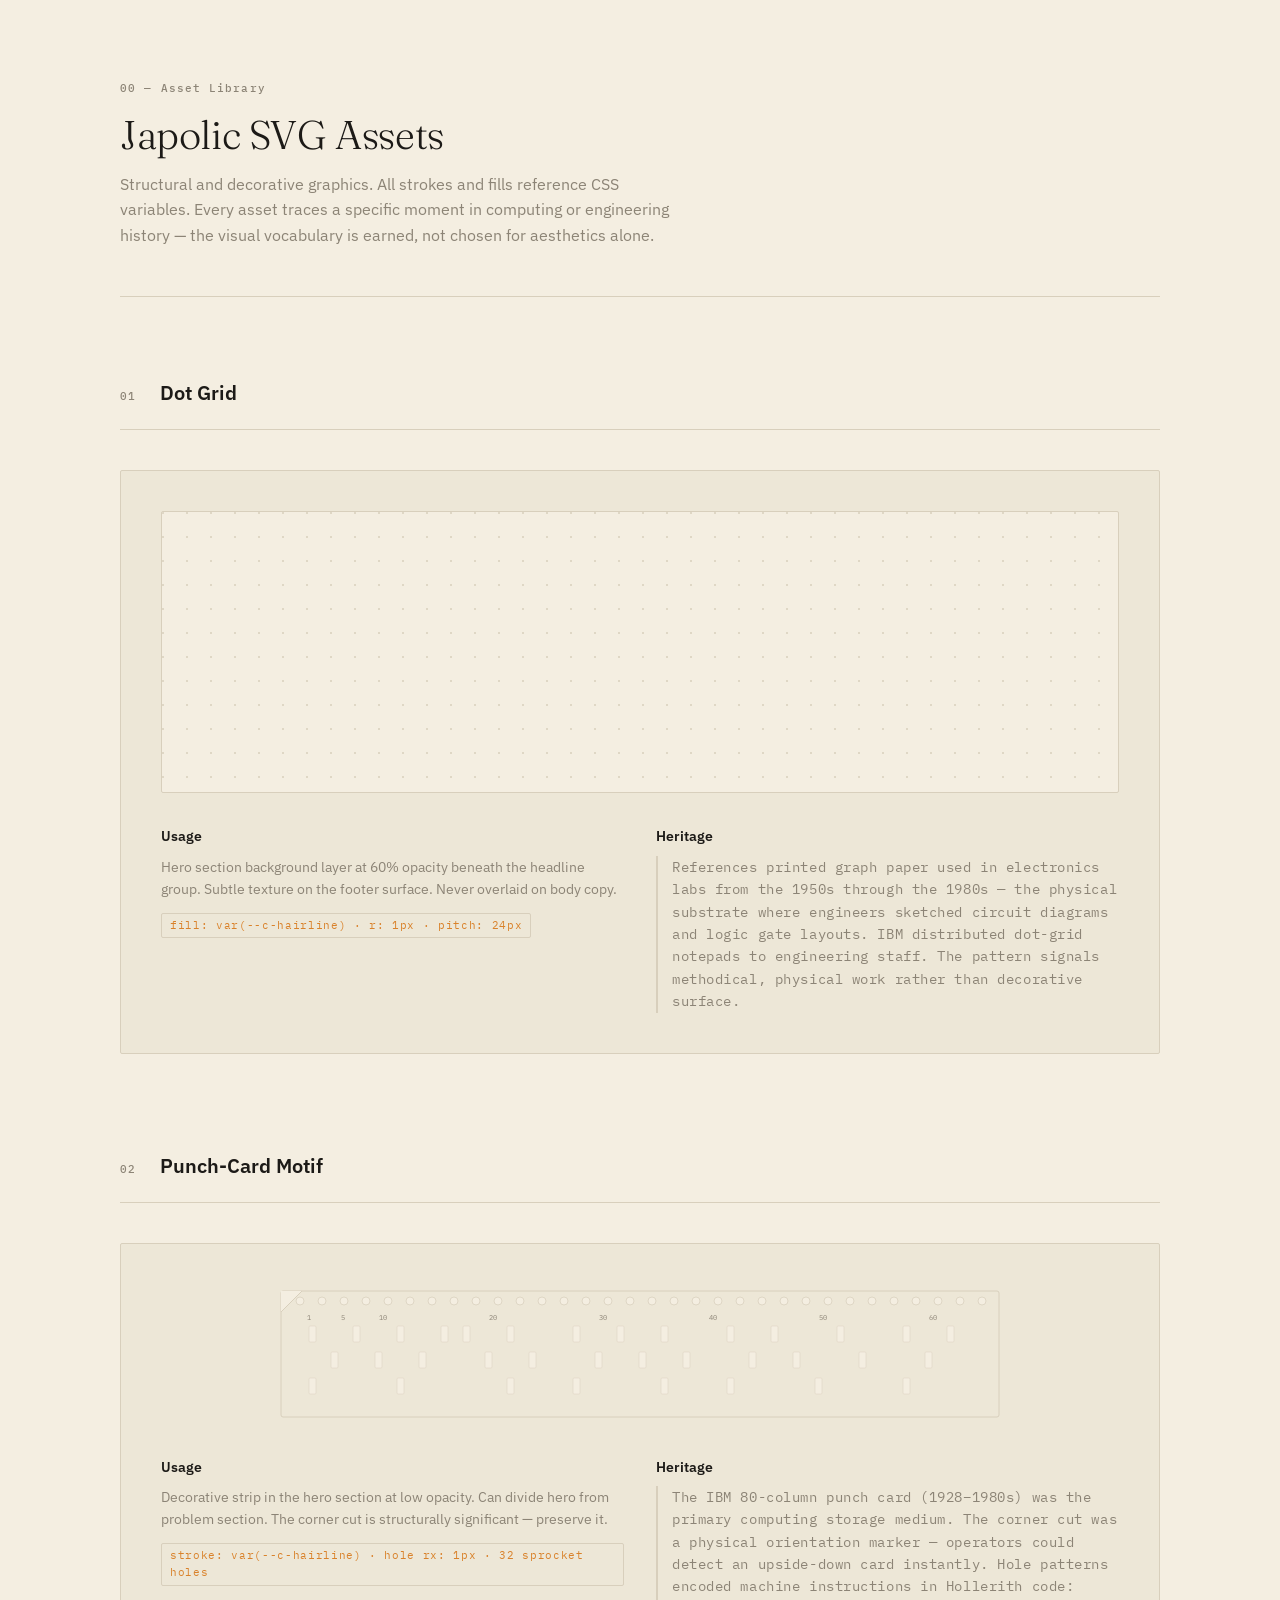
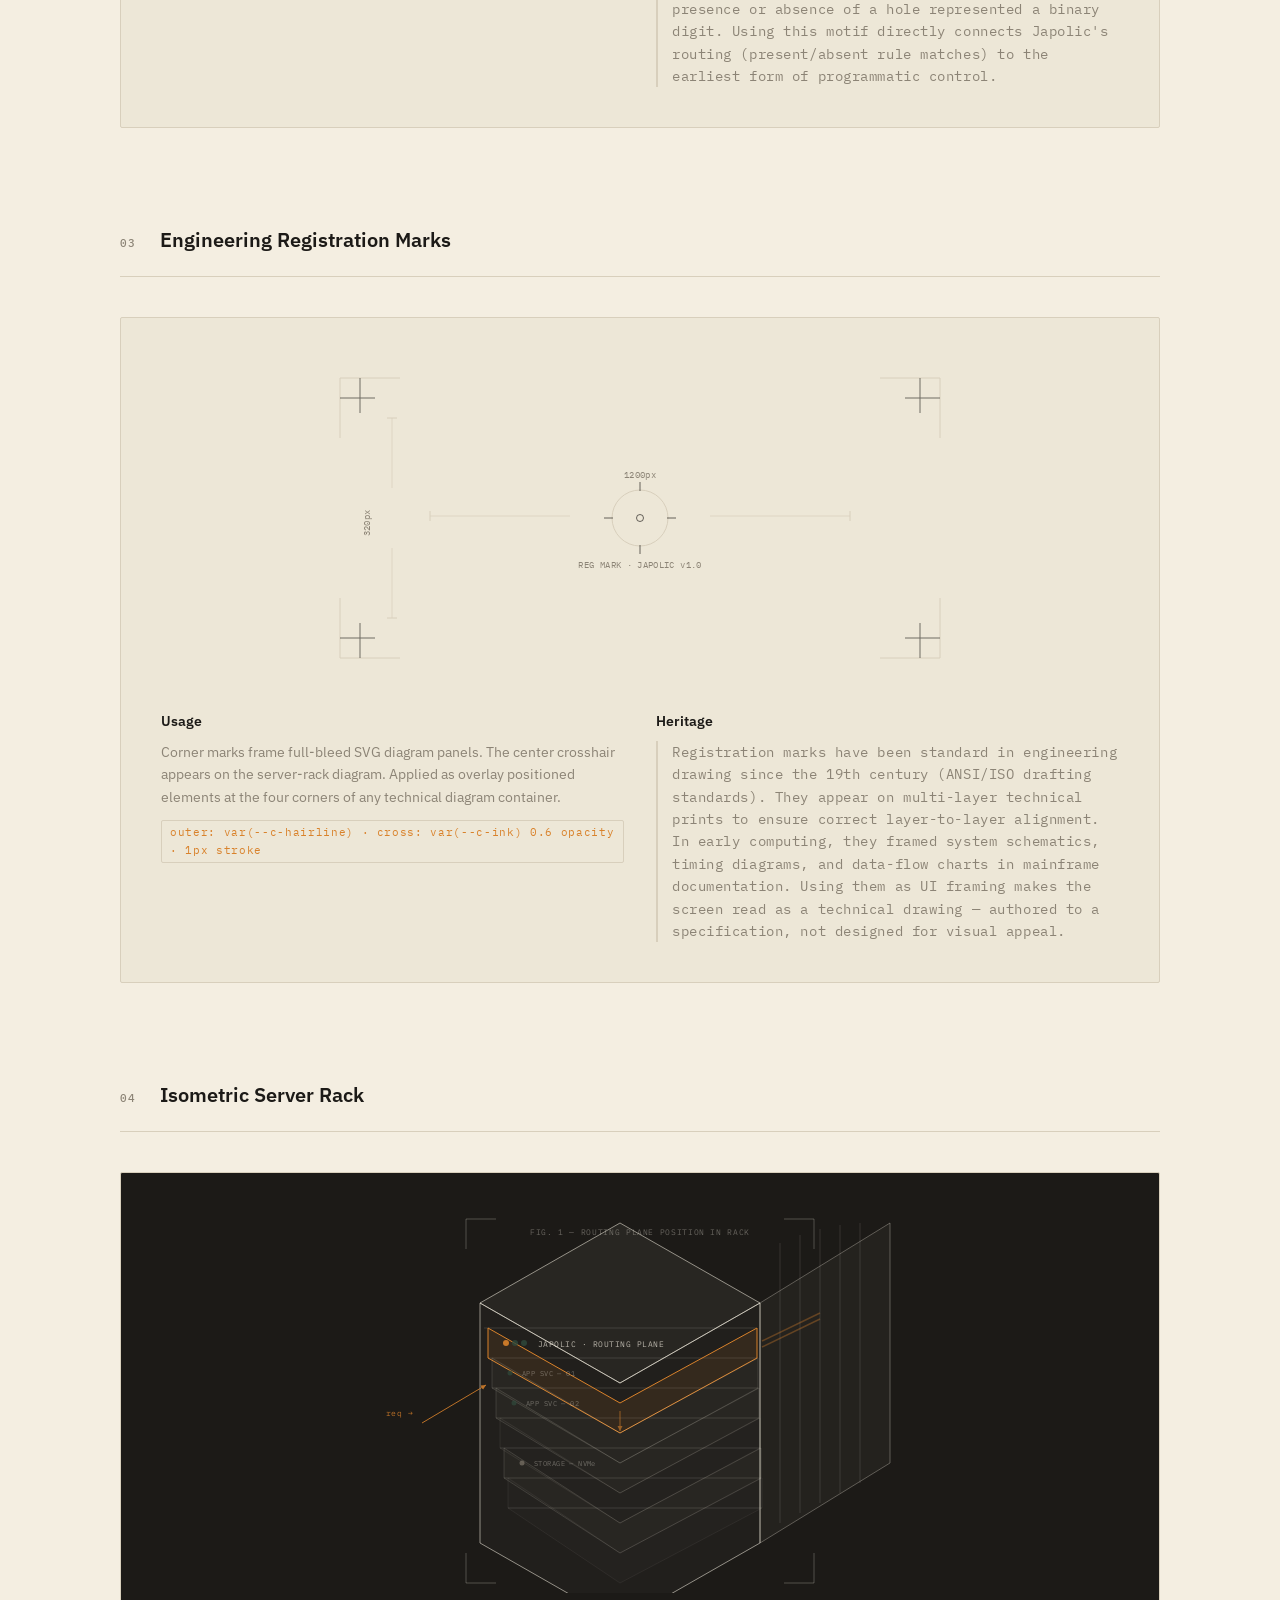
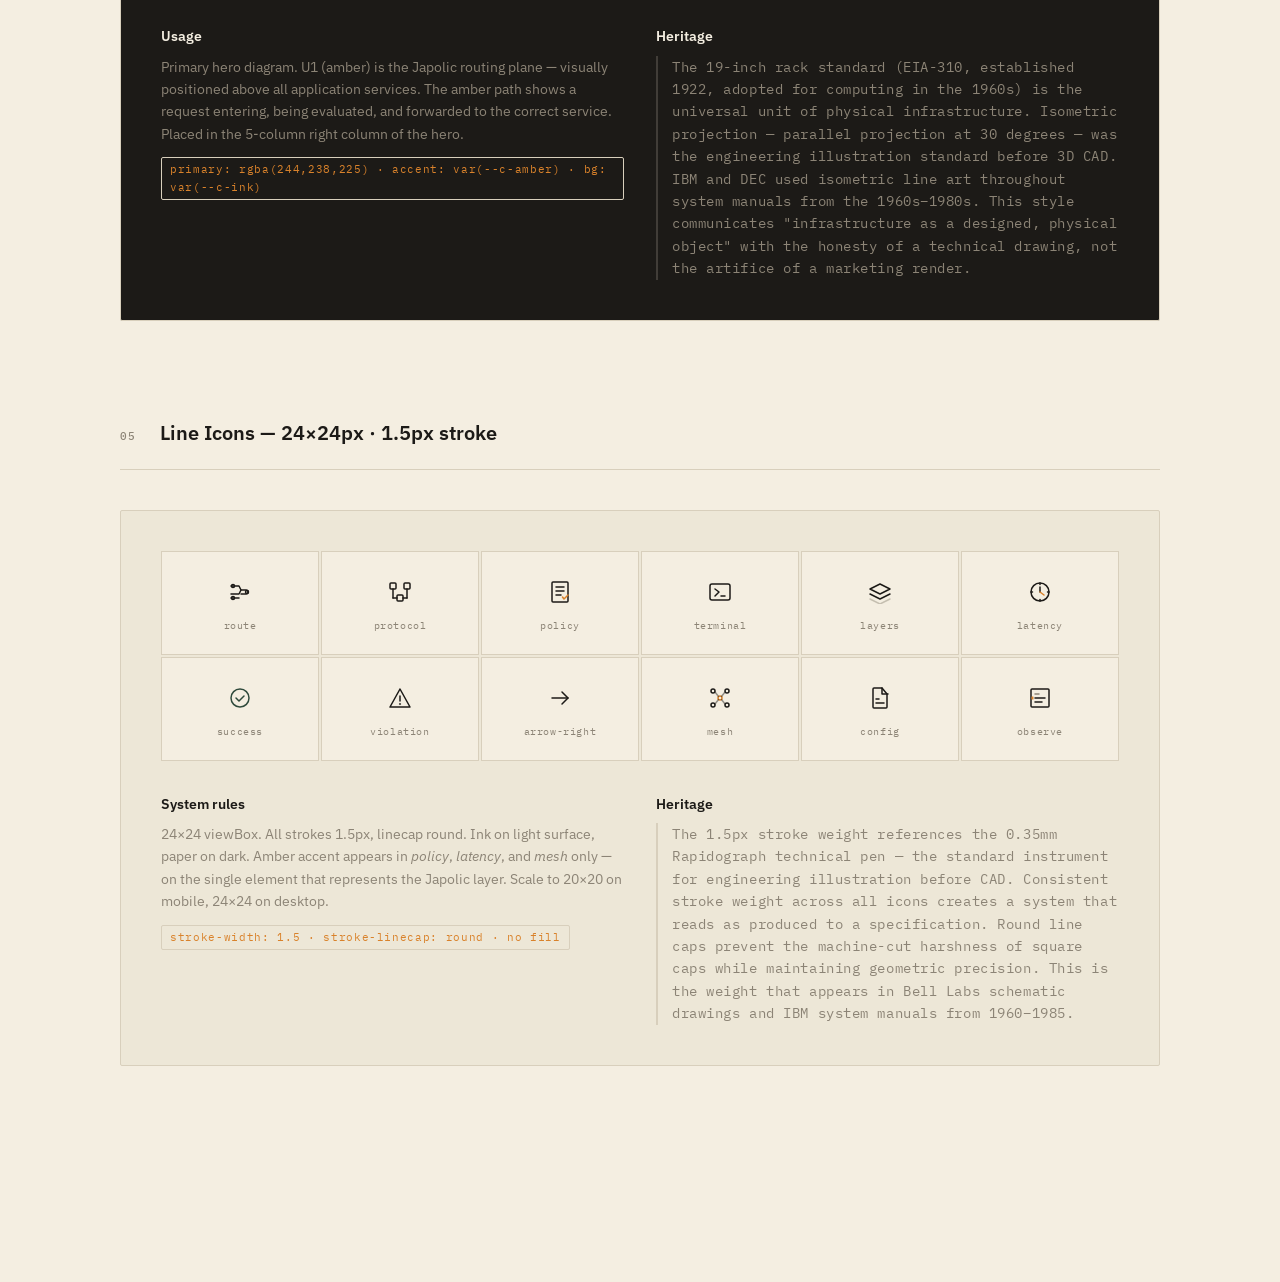
<file: assets.html>
<!DOCTYPE html>
<html lang="en">
<head>
  <meta charset="UTF-8">
  <meta name="viewport" content="width=device-width, initial-scale=1.0">
  <title>Japolic — SVG Asset Library</title>
  <link rel="stylesheet" href="tokens.css">
  <style>
    body {
      background-color: var(--c-paper);
      color: var(--c-ink);
      font-family: var(--font-body);
      font-size: var(--t-body-size);
      line-height: var(--t-body-lh);
      padding: 80px 0 120px;
    }
    .page-header {
      width: min(1200px, 100% - 240px);
      margin-inline: auto;
      padding-bottom: 48px;
      border-bottom: 1px solid var(--c-hairline);
      margin-bottom: 80px;
    }
    .page-header .eyebrow {
      font-family: var(--font-mono);
      font-size: 11px;
      font-weight: 500;
      letter-spacing: 0.10em;
      color: var(--c-muted);
      margin-bottom: 16px;
    }
    .page-header h1 {
      font-family: var(--font-display);
      font-size: 40px;
      font-weight: 300;
      line-height: 1.05;
      letter-spacing: -0.01em;
      color: var(--c-ink);
      margin-bottom: 16px;
    }
    .page-header p {
      font-size: 16px;
      color: var(--c-muted);
      max-width: 560px;
    }
    .asset-section {
      width: min(1200px, 100% - 240px);
      margin-inline: auto;
      margin-bottom: 96px;
    }
    .section-header {
      display: flex;
      align-items: baseline;
      gap: 24px;
      margin-bottom: 40px;
      padding-bottom: 20px;
      border-bottom: 1px solid var(--c-hairline);
    }
    .section-header h2 {
      font-family: var(--font-body);
      font-size: 20px;
      font-weight: 600;
      color: var(--c-ink);
    }
    .section-header .index {
      font-family: var(--font-mono);
      font-size: 11px;
      font-weight: 500;
      letter-spacing: 0.10em;
      color: var(--c-muted);
    }
    .asset-card {
      background: var(--c-surface);
      border: 1px solid var(--c-hairline);
      border-radius: var(--r-sm);
      padding: 40px;
      margin-bottom: 24px;
    }
    .asset-card.dark {
      background: var(--c-ink);
    }
    .asset-preview {
      display: flex;
      align-items: center;
      justify-content: center;
      margin-bottom: 32px;
      min-height: 200px;
    }
    .asset-preview.fill {
      overflow: hidden;
      border-radius: var(--r-sm);
      border: 1px solid var(--c-hairline);
    }
    .asset-meta {
      display: grid;
      grid-template-columns: 1fr 1fr;
      gap: 32px;
    }
    .asset-meta h3 {
      font-family: var(--font-body);
      font-size: 14px;
      font-weight: 600;
      color: var(--c-ink);
      margin-bottom: 8px;
    }
    .asset-card.dark .asset-meta h3 { color: var(--c-paper); }
    .asset-meta p {
      font-size: 14px;
      line-height: 1.60;
      color: var(--c-muted);
    }
    .heritage {
      font-family: var(--font-mono);
      font-size: 11px;
      letter-spacing: 0.04em;
      line-height: 1.70;
      color: var(--c-muted);
      border-left: 2px solid var(--c-hairline);
      padding-left: 14px;
    }
    .asset-card.dark .heritage {
      border-left-color: rgba(216,207,188,0.2);
    }
    .spec {
      font-family: var(--font-mono);
      font-size: 11px;
      letter-spacing: 0.06em;
      color: var(--c-amber);
      border: 1px solid var(--c-hairline);
      border-radius: var(--r-sm);
      padding: 3px 8px;
      display: inline-block;
      margin-top: 12px;
    }
    .icon-grid {
      display: grid;
      grid-template-columns: repeat(6, 1fr);
      gap: 2px;
    }
    .icon-cell {
      background: var(--c-paper);
      border: 1px solid var(--c-hairline);
      display: flex;
      flex-direction: column;
      align-items: center;
      justify-content: center;
      padding: 28px 16px 20px;
      gap: 14px;
    }
    .icon-cell span {
      font-family: var(--font-mono);
      font-size: 10px;
      letter-spacing: 0.06em;
      color: var(--c-muted);
      text-align: center;
    }
  </style>
</head>
<body>

  <header class="page-header">
    <p class="eyebrow">00 — Asset Library</p>
    <h1>Japolic SVG Assets</h1>
    <p>
      Structural and decorative graphics. All strokes and fills reference CSS variables.
      Every asset traces a specific moment in computing or engineering history —
      the visual vocabulary is earned, not chosen for aesthetics alone.
    </p>
  </header>


  <!-- 01 DOT GRID -->
  <section class="asset-section">
    <div class="section-header">
      <span class="index">01</span>
      <h2>Dot Grid</h2>
    </div>
    <div class="asset-card">
      <div class="asset-preview fill" style="min-height: 280px; background: var(--c-paper);">
        <svg width="100%" height="280" xmlns="http://www.w3.org/2000/svg"
             aria-label="Repeating dot grid pattern" role="img">
          <defs>
            <pattern id="dot-grid" x="0" y="0" width="24" height="24"
                     patternUnits="userSpaceOnUse">
              <circle cx="1" cy="1" r="1" fill="var(--c-hairline)"/>
            </pattern>
          </defs>
          <rect width="100%" height="100%" fill="url(#dot-grid)"/>
        </svg>
      </div>
      <div class="asset-meta">
        <div>
          <h3>Usage</h3>
          <p>Hero section background layer at 60% opacity beneath the headline group.
          Subtle texture on the footer surface. Never overlaid on body copy.</p>
          <span class="spec">fill: var(--c-hairline) · r: 1px · pitch: 24px</span>
        </div>
        <div>
          <h3>Heritage</h3>
          <p class="heritage">
            References printed graph paper used in electronics labs from the 1950s
            through the 1980s — the physical substrate where engineers sketched circuit
            diagrams and logic gate layouts. IBM distributed dot-grid notepads to
            engineering staff. The pattern signals methodical, physical work rather than
            decorative surface.
          </p>
        </div>
      </div>
    </div>
  </section>


  <!-- 02 PUNCH-CARD MOTIF -->
  <section class="asset-section">
    <div class="section-header">
      <span class="index">02</span>
      <h2>Punch-Card Motif</h2>
    </div>
    <div class="asset-card">
      <div class="asset-preview" style="padding: 0; overflow: hidden; min-height: 140px;">
        <svg width="720" height="128" viewBox="0 0 720 128"
             xmlns="http://www.w3.org/2000/svg"
             aria-label="IBM 80-column punch card motif" role="img">
          <!-- Card body -->
          <rect x="1" y="1" width="718" height="126" rx="2"
                fill="var(--c-surface)" stroke="var(--c-hairline)" stroke-width="1"/>
          <!-- Corner cut — IBM signature -->
          <polygon points="1,1 22,1 1,22" fill="var(--c-paper)"/>
          <line x1="1" y1="22" x2="22" y2="1"
                stroke="var(--c-hairline)" stroke-width="1"/>
          <!-- Sprocket holes — top strip -->
          <g fill="var(--c-paper)" stroke="var(--c-hairline)" stroke-width="0.75">
            <circle cx="20"  cy="11" r="4"/>
            <circle cx="42"  cy="11" r="4"/>
            <circle cx="64"  cy="11" r="4"/>
            <circle cx="86"  cy="11" r="4"/>
            <circle cx="108" cy="11" r="4"/>
            <circle cx="130" cy="11" r="4"/>
            <circle cx="152" cy="11" r="4"/>
            <circle cx="174" cy="11" r="4"/>
            <circle cx="196" cy="11" r="4"/>
            <circle cx="218" cy="11" r="4"/>
            <circle cx="240" cy="11" r="4"/>
            <circle cx="262" cy="11" r="4"/>
            <circle cx="284" cy="11" r="4"/>
            <circle cx="306" cy="11" r="4"/>
            <circle cx="328" cy="11" r="4"/>
            <circle cx="350" cy="11" r="4"/>
            <circle cx="372" cy="11" r="4"/>
            <circle cx="394" cy="11" r="4"/>
            <circle cx="416" cy="11" r="4"/>
            <circle cx="438" cy="11" r="4"/>
            <circle cx="460" cy="11" r="4"/>
            <circle cx="482" cy="11" r="4"/>
            <circle cx="504" cy="11" r="4"/>
            <circle cx="526" cy="11" r="4"/>
            <circle cx="548" cy="11" r="4"/>
            <circle cx="570" cy="11" r="4"/>
            <circle cx="592" cy="11" r="4"/>
            <circle cx="614" cy="11" r="4"/>
            <circle cx="636" cy="11" r="4"/>
            <circle cx="658" cy="11" r="4"/>
            <circle cx="680" cy="11" r="4"/>
            <circle cx="702" cy="11" r="4"/>
          </g>
          <!-- Data holes — row 1 -->
          <g fill="var(--c-paper)" stroke="var(--c-hairline)" stroke-width="0.5">
            <rect x="29"  y="36" width="7" height="16" rx="1"/>
            <rect x="73"  y="36" width="7" height="16" rx="1"/>
            <rect x="117" y="36" width="7" height="16" rx="1"/>
            <rect x="161" y="36" width="7" height="16" rx="1"/>
            <rect x="183" y="36" width="7" height="16" rx="1"/>
            <rect x="227" y="36" width="7" height="16" rx="1"/>
            <rect x="293" y="36" width="7" height="16" rx="1"/>
            <rect x="337" y="36" width="7" height="16" rx="1"/>
            <rect x="381" y="36" width="7" height="16" rx="1"/>
            <rect x="447" y="36" width="7" height="16" rx="1"/>
            <rect x="491" y="36" width="7" height="16" rx="1"/>
            <rect x="557" y="36" width="7" height="16" rx="1"/>
            <rect x="623" y="36" width="7" height="16" rx="1"/>
            <rect x="667" y="36" width="7" height="16" rx="1"/>
          </g>
          <!-- Data holes — row 2 -->
          <g fill="var(--c-paper)" stroke="var(--c-hairline)" stroke-width="0.5">
            <rect x="51"  y="62" width="7" height="16" rx="1"/>
            <rect x="95"  y="62" width="7" height="16" rx="1"/>
            <rect x="139" y="62" width="7" height="16" rx="1"/>
            <rect x="205" y="62" width="7" height="16" rx="1"/>
            <rect x="249" y="62" width="7" height="16" rx="1"/>
            <rect x="315" y="62" width="7" height="16" rx="1"/>
            <rect x="359" y="62" width="7" height="16" rx="1"/>
            <rect x="403" y="62" width="7" height="16" rx="1"/>
            <rect x="469" y="62" width="7" height="16" rx="1"/>
            <rect x="513" y="62" width="7" height="16" rx="1"/>
            <rect x="579" y="62" width="7" height="16" rx="1"/>
            <rect x="645" y="62" width="7" height="16" rx="1"/>
          </g>
          <!-- Data holes — row 3 -->
          <g fill="var(--c-paper)" stroke="var(--c-hairline)" stroke-width="0.5">
            <rect x="29"  y="88" width="7" height="16" rx="1"/>
            <rect x="117" y="88" width="7" height="16" rx="1"/>
            <rect x="227" y="88" width="7" height="16" rx="1"/>
            <rect x="293" y="88" width="7" height="16" rx="1"/>
            <rect x="381" y="88" width="7" height="16" rx="1"/>
            <rect x="447" y="88" width="7" height="16" rx="1"/>
            <rect x="535" y="88" width="7" height="16" rx="1"/>
            <rect x="623" y="88" width="7" height="16" rx="1"/>
          </g>
          <!-- Column tick labels -->
          <g font-family="var(--font-mono)" font-size="7" fill="var(--c-muted)">
            <text x="27"  y="30">1</text>
            <text x="61"  y="30">5</text>
            <text x="99"  y="30">10</text>
            <text x="209" y="30">20</text>
            <text x="319" y="30">30</text>
            <text x="429" y="30">40</text>
            <text x="539" y="30">50</text>
            <text x="649" y="30">60</text>
          </g>
        </svg>
      </div>
      <div class="asset-meta">
        <div>
          <h3>Usage</h3>
          <p>Decorative strip in the hero section at low opacity. Can divide hero from
          problem section. The corner cut is structurally significant — preserve it.</p>
          <span class="spec">stroke: var(--c-hairline) · hole rx: 1px · 32 sprocket holes</span>
        </div>
        <div>
          <h3>Heritage</h3>
          <p class="heritage">
            The IBM 80-column punch card (1928–1980s) was the primary computing storage
            medium. The corner cut was a physical orientation marker — operators could
            detect an upside-down card instantly. Hole patterns encoded machine
            instructions in Hollerith code: presence or absence of a hole represented
            a binary digit. Using this motif directly connects Japolic's routing
            (present/absent rule matches) to the earliest form of programmatic control.
          </p>
        </div>
      </div>
    </div>
  </section>


  <!-- 03 REGISTRATION MARKS -->
  <section class="asset-section">
    <div class="section-header">
      <span class="index">03</span>
      <h2>Engineering Registration Marks</h2>
    </div>
    <div class="asset-card">
      <div class="asset-preview" style="min-height: 320px;">
        <svg width="640" height="320" viewBox="0 0 640 320"
             xmlns="http://www.w3.org/2000/svg"
             aria-label="Engineering registration marks crosshair and dimension ticks" role="img">

          <!-- Corner marks -->
          <g stroke="var(--c-hairline)" stroke-width="1" fill="none">
            <line x1="20" y1="20" x2="80" y2="20"/>
            <line x1="20" y1="20" x2="20" y2="80"/>
            <line x1="560" y1="20" x2="620" y2="20"/>
            <line x1="620" y1="20" x2="620" y2="80"/>
            <line x1="20" y1="300" x2="80" y2="300"/>
            <line x1="20" y1="240" x2="20" y2="300"/>
            <line x1="560" y1="300" x2="620" y2="300"/>
            <line x1="620" y1="240" x2="620" y2="300"/>
          </g>
          <!-- Corner crosshair accents -->
          <g stroke="var(--c-ink)" stroke-width="1" fill="none" opacity="0.6">
            <line x1="40" y1="20" x2="40" y2="55"/>
            <line x1="20" y1="40" x2="55" y2="40"/>
            <line x1="600" y1="20" x2="600" y2="55"/>
            <line x1="585" y1="40" x2="620" y2="40"/>
            <line x1="40" y1="265" x2="40" y2="300"/>
            <line x1="20" y1="280" x2="55" y2="280"/>
            <line x1="600" y1="265" x2="600" y2="300"/>
            <line x1="585" y1="280" x2="620" y2="280"/>
          </g>

          <!-- Center crosshair -->
          <circle cx="320" cy="160" r="28"
                  fill="none" stroke="var(--c-hairline)" stroke-width="1"/>
          <circle cx="320" cy="160" r="3.5"
                  fill="none" stroke="var(--c-ink)" stroke-width="1" opacity="0.65"/>
          <line x1="320" y1="124" x2="320" y2="133"
                stroke="var(--c-ink)" stroke-width="1" opacity="0.65"/>
          <line x1="320" y1="187" x2="320" y2="196"
                stroke="var(--c-ink)" stroke-width="1" opacity="0.65"/>
          <line x1="284" y1="160" x2="293" y2="160"
                stroke="var(--c-ink)" stroke-width="1" opacity="0.65"/>
          <line x1="347" y1="160" x2="356" y2="160"
                stroke="var(--c-ink)" stroke-width="1" opacity="0.65"/>

          <!-- Horizontal dimension line -->
          <line x1="110" y1="158" x2="250" y2="158"
                stroke="var(--c-hairline)" stroke-width="0.75"/>
          <line x1="390" y1="158" x2="530" y2="158"
                stroke="var(--c-hairline)" stroke-width="0.75"/>
          <line x1="110" y1="153" x2="110" y2="163"
                stroke="var(--c-hairline)" stroke-width="1"/>
          <line x1="530" y1="153" x2="530" y2="163"
                stroke="var(--c-hairline)" stroke-width="1"/>

          <!-- Vertical dimension line -->
          <line x1="72" y1="60"  x2="72" y2="130"
                stroke="var(--c-hairline)" stroke-width="0.75"/>
          <line x1="72" y1="190" x2="72" y2="260"
                stroke="var(--c-hairline)" stroke-width="0.75"/>
          <line x1="67" y1="60"  x2="77" y2="60"
                stroke="var(--c-hairline)" stroke-width="1"/>
          <line x1="67" y1="260" x2="77" y2="260"
                stroke="var(--c-hairline)" stroke-width="1"/>

          <!-- Labels -->
          <text x="320" y="120" text-anchor="middle"
                font-family="var(--font-mono)" font-size="9"
                fill="var(--c-muted)" letter-spacing="0.04em">1200px</text>
          <text x="320" y="210" text-anchor="middle"
                font-family="var(--font-mono)" font-size="9"
                fill="var(--c-muted)" letter-spacing="0.04em">REG MARK · JAPOLIC v1.0</text>
          <text x="50" y="165" text-anchor="middle"
                font-family="var(--font-mono)" font-size="9"
                fill="var(--c-muted)" letter-spacing="0.04em"
                transform="rotate(-90 50 165)">320px</text>
        </svg>
      </div>
      <div class="asset-meta">
        <div>
          <h3>Usage</h3>
          <p>Corner marks frame full-bleed SVG diagram panels. The center crosshair
          appears on the server-rack diagram. Applied as overlay positioned elements
          at the four corners of any technical diagram container.</p>
          <span class="spec">outer: var(--c-hairline) · cross: var(--c-ink) 0.6 opacity · 1px stroke</span>
        </div>
        <div>
          <h3>Heritage</h3>
          <p class="heritage">
            Registration marks have been standard in engineering drawing since the
            19th century (ANSI/ISO drafting standards). They appear on multi-layer
            technical prints to ensure correct layer-to-layer alignment. In early
            computing, they framed system schematics, timing diagrams, and data-flow
            charts in mainframe documentation. Using them as UI framing makes the
            screen read as a technical drawing — authored to a specification, not
            designed for visual appeal.
          </p>
        </div>
      </div>
    </div>
  </section>


  <!-- 04 ISOMETRIC SERVER RACK -->
  <section class="asset-section">
    <div class="section-header">
      <span class="index">04</span>
      <h2>Isometric Server Rack</h2>
    </div>
    <div class="asset-card dark">
      <div class="asset-preview" style="min-height: 380px;">
        <svg width="520" height="380" viewBox="0 0 520 380"
             xmlns="http://www.w3.org/2000/svg"
             aria-label="Isometric line drawing of server rack with Japolic routing plane highlighted in amber" role="img">

          <defs>
            <marker id="arr-amber" markerWidth="6" markerHeight="6" refX="5" refY="3" orient="auto">
              <path d="M0,0.5 L5,3 L0,5.5 Z" fill="var(--c-amber)"/>
            </marker>
            <marker id="arr-dim" markerWidth="6" markerHeight="6" refX="5" refY="3" orient="auto">
              <path d="M0,0.5 L5,3 L0,5.5 Z" fill="rgba(244,238,225,0.3)"/>
            </marker>
          </defs>

          <!-- Rack outer shell — front face -->
          <polygon points="100,330 240,410 380,330 380,90 240,170 100,90"
                   fill="rgba(244,238,225,0.025)"
                   stroke="rgba(244,238,225,0.55)" stroke-width="1"/>
          <!-- Top face -->
          <polygon points="100,90 240,170 380,90 240,10"
                   fill="rgba(244,238,225,0.05)"
                   stroke="rgba(244,238,225,0.55)" stroke-width="1"/>
          <!-- Right side face -->
          <polygon points="380,90 380,330 510,250 510,10"
                   fill="rgba(244,238,225,0.035)"
                   stroke="rgba(244,238,225,0.3)" stroke-width="1"/>

          <!-- Rack unit dividers — front face -->
          <g stroke="rgba(244,238,225,0.18)" stroke-width="0.75">
            <line x1="104" y1="115" x2="376" y2="115"/>
            <line x1="108" y1="145" x2="377" y2="145"/>
            <line x1="112" y1="175" x2="378" y2="175"/>
            <line x1="116" y1="205" x2="379" y2="205"/>
            <line x1="120" y1="235" x2="380" y2="235"/>
            <line x1="124" y1="265" x2="381" y2="265"/>
            <line x1="128" y1="295" x2="382" y2="295"/>
          </g>

          <!-- U1 — JAPOLIC ROUTING PLANE (amber accent) -->
          <polygon points="108,115 240,190 377,115 377,145 240,220 108,145"
                   fill="rgba(217,130,43,0.10)"
                   stroke="var(--c-amber)" stroke-width="1"/>
          <circle cx="126" cy="130" r="3" fill="var(--c-amber)" opacity="0.9"/>
          <circle cx="135" cy="130" r="3" fill="var(--c-green)" opacity="0.8"/>
          <circle cx="144" cy="130" r="3" fill="var(--c-green)" opacity="0.8"/>
          <text x="158" y="134" font-family="var(--font-mono)" font-size="8"
                fill="rgba(244,238,225,0.7)" letter-spacing="0.06em">JAPOLIC · ROUTING PLANE</text>

          <!-- U2 — APP SVC 01 -->
          <polygon points="112,145 240,220 378,145 378,175 240,250 112,175"
                   fill="rgba(244,238,225,0.03)"
                   stroke="rgba(244,238,225,0.18)" stroke-width="0.75"/>
          <circle cx="130" cy="160" r="2.5" fill="var(--c-green)" opacity="0.7"/>
          <text x="142" y="163" font-family="var(--font-mono)" font-size="7"
                fill="rgba(244,238,225,0.35)" letter-spacing="0.06em">APP SVC — 01</text>

          <!-- U3 — APP SVC 02 -->
          <polygon points="116,175 240,250 379,175 379,205 240,280 116,205"
                   fill="rgba(244,238,225,0.03)"
                   stroke="rgba(244,238,225,0.18)" stroke-width="0.75"/>
          <circle cx="134" cy="190" r="2.5" fill="var(--c-green)" opacity="0.7"/>
          <text x="146" y="193" font-family="var(--font-mono)" font-size="7"
                fill="rgba(244,238,225,0.35)" letter-spacing="0.06em">APP SVC — 02</text>

          <!-- U4 — empty -->
          <polygon points="120,205 240,280 380,205 380,235 240,310 120,235"
                   fill="rgba(244,238,225,0.01)"
                   stroke="rgba(244,238,225,0.10)" stroke-width="0.75"/>

          <!-- U5 — STORAGE -->
          <polygon points="124,235 240,310 381,235 381,265 240,340 124,265"
                   fill="rgba(244,238,225,0.03)"
                   stroke="rgba(244,238,225,0.18)" stroke-width="0.75"/>
          <circle cx="142" cy="250" r="2.5" fill="var(--c-muted)" opacity="0.6"/>
          <text x="154" y="253" font-family="var(--font-mono)" font-size="7"
                fill="rgba(244,238,225,0.35)" letter-spacing="0.06em">STORAGE — NVMe</text>

          <!-- U6 — empty -->
          <polygon points="128,265 240,340 382,265 382,295 240,370 128,295"
                   fill="rgba(244,238,225,0.01)"
                   stroke="rgba(244,238,225,0.08)" stroke-width="0.75"/>

          <!-- Right face cable channels -->
          <g stroke="rgba(244,238,225,0.12)" stroke-width="1">
            <line x1="400" y1="30" x2="400" y2="310"/>
            <line x1="420" y1="22" x2="420" y2="300"/>
            <line x1="440" y1="16" x2="440" y2="290"/>
            <line x1="460" y1="12" x2="460" y2="280"/>
            <line x1="480" y1="10" x2="480" y2="270"/>
          </g>
          <!-- Amber cable bundle (data cables) -->
          <g stroke="rgba(217,130,43,0.35)" stroke-width="1.5">
            <line x1="382" y1="128" x2="440" y2="100"/>
            <line x1="382" y1="134" x2="440" y2="106"/>
          </g>

          <!-- Incoming request arrow -->
          <path d="M 42,210 L 106,172"
                stroke="var(--c-amber)" stroke-width="1"
                fill="none" opacity="0.85"
                marker-end="url(#arr-amber)"/>
          <!-- routed response arrow -->
          <path d="M 240,198 L 240,218"
                stroke="var(--c-amber)" stroke-width="1"
                fill="none" opacity="0.6"
                marker-end="url(#arr-amber)"/>

          <!-- Labels -->
          <text x="6" y="203" font-family="var(--font-mono)" font-size="8"
                fill="var(--c-amber)" letter-spacing="0.06em" opacity="0.85">req →</text>

          <!-- Figure caption -->
          <text x="260" y="22" text-anchor="middle"
                font-family="var(--font-mono)" font-size="8"
                fill="rgba(244,238,225,0.35)" letter-spacing="0.08em">
            FIG. 1 — ROUTING PLANE POSITION IN RACK
          </text>

          <!-- Corner registration marks -->
          <g stroke="rgba(244,238,225,0.25)" stroke-width="1" fill="none">
            <line x1="86" y1="6"  x2="116" y2="6"/><line x1="86" y1="6"  x2="86" y2="36"/>
            <line x1="404" y1="6" x2="434" y2="6"/><line x1="434" y1="6" x2="434" y2="36"/>
            <line x1="86" y1="370" x2="116" y2="370"/><line x1="86" y1="340" x2="86" y2="370"/>
            <line x1="404" y1="370" x2="434" y2="370"/><line x1="434" y1="340" x2="434" y2="370"/>
          </g>

        </svg>
      </div>
      <div class="asset-meta">
        <div>
          <h3>Usage</h3>
          <p style="color: var(--c-muted);">Primary hero diagram. U1 (amber) is the
          Japolic routing plane — visually positioned above all application services.
          The amber path shows a request entering, being evaluated, and forwarded to
          the correct service. Placed in the 5-column right column of the hero.</p>
          <span class="spec">primary: rgba(244,238,225) · accent: var(--c-amber) · bg: var(--c-ink)</span>
        </div>
        <div>
          <h3>Heritage</h3>
          <p class="heritage" style="border-left-color: rgba(216,207,188,0.2);">
            The 19-inch rack standard (EIA-310, established 1922, adopted for computing
            in the 1960s) is the universal unit of physical infrastructure. Isometric
            projection — parallel projection at 30 degrees — was the engineering
            illustration standard before 3D CAD. IBM and DEC used isometric line art
            throughout system manuals from the 1960s–1980s. This style communicates
            "infrastructure as a designed, physical object" with the honesty of a
            technical drawing, not the artifice of a marketing render.
          </p>
        </div>
      </div>
    </div>
  </section>


  <!-- 05 LINE ICONS -->
  <section class="asset-section">
    <div class="section-header">
      <span class="index">05</span>
      <h2>Line Icons — 24×24px · 1.5px stroke</h2>
    </div>
    <div class="asset-card">
      <div class="icon-grid">

        <!-- route -->
        <div class="icon-cell">
          <svg width="24" height="24" viewBox="0 0 24 24" fill="none" aria-label="Route">
            <path d="M3 6h8l2 4-2 4H3" stroke="var(--c-ink)" stroke-width="1.5" stroke-linecap="round" stroke-linejoin="round"/>
            <path d="M13 10h5a2 2 0 0 1 2 2v0a2 2 0 0 1-2 2h-5" stroke="var(--c-ink)" stroke-width="1.5" stroke-linecap="round" stroke-linejoin="round"/>
            <circle cx="5" cy="6" r="1.5" stroke="var(--c-ink)" stroke-width="1.5" fill="none"/>
            <circle cx="19" cy="12" r="1.5" stroke="var(--c-ink)" stroke-width="1.5" fill="none"/>
            <circle cx="5" cy="18" r="1.5" stroke="var(--c-ink)" stroke-width="1.5" fill="none"/>
            <path d="M3 18h8" stroke="var(--c-ink)" stroke-width="1.5" stroke-linecap="round"/>
          </svg>
          <span>route</span>
        </div>

        <!-- protocol -->
        <div class="icon-cell">
          <svg width="24" height="24" viewBox="0 0 24 24" fill="none" aria-label="Protocol">
            <rect x="2" y="3" width="6" height="6" rx="1" stroke="var(--c-ink)" stroke-width="1.5"/>
            <rect x="16" y="3" width="6" height="6" rx="1" stroke="var(--c-ink)" stroke-width="1.5"/>
            <rect x="9" y="15" width="6" height="6" rx="1" stroke="var(--c-ink)" stroke-width="1.5"/>
            <line x1="5"  y1="9"  x2="5"  y2="18" stroke="var(--c-ink)" stroke-width="1.5" stroke-linecap="round"/>
            <line x1="5"  y1="18" x2="9"  y2="18" stroke="var(--c-ink)" stroke-width="1.5" stroke-linecap="round"/>
            <line x1="19" y1="9"  x2="19" y2="18" stroke="var(--c-ink)" stroke-width="1.5" stroke-linecap="round"/>
            <line x1="15" y1="18" x2="19" y2="18" stroke="var(--c-ink)" stroke-width="1.5" stroke-linecap="round"/>
          </svg>
          <span>protocol</span>
        </div>

        <!-- policy -->
        <div class="icon-cell">
          <svg width="24" height="24" viewBox="0 0 24 24" fill="none" aria-label="Policy">
            <rect x="4" y="2" width="16" height="20" rx="1" stroke="var(--c-ink)" stroke-width="1.5"/>
            <line x1="8" y1="7"  x2="16" y2="7"  stroke="var(--c-ink)" stroke-width="1.5" stroke-linecap="round"/>
            <line x1="8" y1="11" x2="16" y2="11" stroke="var(--c-ink)" stroke-width="1.5" stroke-linecap="round"/>
            <line x1="8" y1="15" x2="13" y2="15" stroke="var(--c-ink)" stroke-width="1.5" stroke-linecap="round"/>
            <path d="M14.5 17l1.5 2L20 15" stroke="var(--c-amber)" stroke-width="1.5" stroke-linecap="round" stroke-linejoin="round"/>
          </svg>
          <span>policy</span>
        </div>

        <!-- terminal -->
        <div class="icon-cell">
          <svg width="24" height="24" viewBox="0 0 24 24" fill="none" aria-label="Terminal">
            <rect x="2" y="4" width="20" height="16" rx="2" stroke="var(--c-ink)" stroke-width="1.5"/>
            <path d="M7 9l4 3-4 4" stroke="var(--c-ink)" stroke-width="1.5" stroke-linecap="round" stroke-linejoin="round"/>
            <line x1="13" y1="16" x2="17" y2="16" stroke="var(--c-ink)" stroke-width="1.5" stroke-linecap="round"/>
          </svg>
          <span>terminal</span>
        </div>

        <!-- layers -->
        <div class="icon-cell">
          <svg width="24" height="24" viewBox="0 0 24 24" fill="none" aria-label="Layers">
            <path d="M2 9l10-5 10 5-10 5L2 9z" stroke="var(--c-ink)" stroke-width="1.5" stroke-linecap="round" stroke-linejoin="round"/>
            <path d="M2 14l10 5 10-5"           stroke="var(--c-ink)" stroke-width="1.5" stroke-linecap="round" stroke-linejoin="round"/>
            <path d="M2 19l10 5 10-5"           stroke="var(--c-muted)" stroke-width="1.5" stroke-linecap="round" stroke-linejoin="round" opacity="0.45"/>
          </svg>
          <span>layers</span>
        </div>

        <!-- latency -->
        <div class="icon-cell">
          <svg width="24" height="24" viewBox="0 0 24 24" fill="none" aria-label="Latency">
            <circle cx="12" cy="12" r="9" stroke="var(--c-ink)" stroke-width="1.5"/>
            <line x1="12" y1="7"  x2="12" y2="12" stroke="var(--c-ink)"   stroke-width="1.5" stroke-linecap="round"/>
            <line x1="12" y1="12" x2="16" y2="15" stroke="var(--c-amber)" stroke-width="1.5" stroke-linecap="round"/>
            <line x1="12" y1="3"  x2="12" y2="4.5" stroke="var(--c-ink)" stroke-width="1.5" stroke-linecap="round"/>
            <line x1="12" y1="19.5" x2="12" y2="21" stroke="var(--c-ink)" stroke-width="1.5" stroke-linecap="round"/>
            <line x1="3"  y1="12" x2="4.5" y2="12" stroke="var(--c-ink)" stroke-width="1.5" stroke-linecap="round"/>
            <line x1="19.5" y1="12" x2="21" y2="12" stroke="var(--c-ink)" stroke-width="1.5" stroke-linecap="round"/>
          </svg>
          <span>latency</span>
        </div>

        <!-- success -->
        <div class="icon-cell">
          <svg width="24" height="24" viewBox="0 0 24 24" fill="none" aria-label="Success">
            <circle cx="12" cy="12" r="9" stroke="var(--c-green)" stroke-width="1.5"/>
            <path d="M8 12l3 3 5-5" stroke="var(--c-green)" stroke-width="1.5" stroke-linecap="round" stroke-linejoin="round"/>
          </svg>
          <span>success</span>
        </div>

        <!-- violation -->
        <div class="icon-cell">
          <svg width="24" height="24" viewBox="0 0 24 24" fill="none" aria-label="Violation">
            <path d="M12 3L2 21h20L12 3z" stroke="var(--c-ink)" stroke-width="1.5" stroke-linecap="round" stroke-linejoin="round"/>
            <line x1="12" y1="10" x2="12" y2="15" stroke="var(--c-ink)" stroke-width="1.5" stroke-linecap="round"/>
            <circle cx="12" cy="18" r="0.75" fill="var(--c-ink)" stroke="var(--c-ink)" stroke-width="0.5"/>
          </svg>
          <span>violation</span>
        </div>

        <!-- arrow-right -->
        <div class="icon-cell">
          <svg width="24" height="24" viewBox="0 0 24 24" fill="none" aria-label="Arrow right">
            <line x1="4" y1="12" x2="20" y2="12" stroke="var(--c-ink)" stroke-width="1.5" stroke-linecap="round"/>
            <path d="M14 6l6 6-6 6" stroke="var(--c-ink)" stroke-width="1.5" stroke-linecap="round" stroke-linejoin="round"/>
          </svg>
          <span>arrow-right</span>
        </div>

        <!-- mesh -->
        <div class="icon-cell">
          <svg width="24" height="24" viewBox="0 0 24 24" fill="none" aria-label="Service mesh">
            <circle cx="5"  cy="5"  r="2" stroke="var(--c-ink)"   stroke-width="1.5"/>
            <circle cx="19" cy="5"  r="2" stroke="var(--c-ink)"   stroke-width="1.5"/>
            <circle cx="5"  cy="19" r="2" stroke="var(--c-ink)"   stroke-width="1.5"/>
            <circle cx="19" cy="19" r="2" stroke="var(--c-ink)"   stroke-width="1.5"/>
            <circle cx="12" cy="12" r="2" stroke="var(--c-amber)" stroke-width="1.5"/>
            <line x1="7"  y1="6"  x2="10.5" y2="10.5" stroke="var(--c-ink)" stroke-width="1.5" stroke-linecap="round" opacity="0.45"/>
            <line x1="17" y1="6"  x2="13.5" y2="10.5" stroke="var(--c-ink)" stroke-width="1.5" stroke-linecap="round" opacity="0.45"/>
            <line x1="7"  y1="18" x2="10.5" y2="13.5" stroke="var(--c-ink)" stroke-width="1.5" stroke-linecap="round" opacity="0.45"/>
            <line x1="17" y1="18" x2="13.5" y2="13.5" stroke="var(--c-ink)" stroke-width="1.5" stroke-linecap="round" opacity="0.45"/>
          </svg>
          <span>mesh</span>
        </div>

        <!-- config -->
        <div class="icon-cell">
          <svg width="24" height="24" viewBox="0 0 24 24" fill="none" aria-label="Config file">
            <path d="M14 2H6a1 1 0 0 0-1 1v18a1 1 0 0 0 1 1h12a1 1 0 0 0 1-1V8l-5-6z"
                  stroke="var(--c-ink)" stroke-width="1.5" stroke-linecap="round" stroke-linejoin="round"/>
            <path d="M14 2v6h6" stroke="var(--c-ink)" stroke-width="1.5" stroke-linecap="round" stroke-linejoin="round"/>
            <line x1="8" y1="13" x2="11" y2="13" stroke="var(--c-ink)" stroke-width="1.5" stroke-linecap="round"/>
            <line x1="8" y1="17" x2="16" y2="17" stroke="var(--c-ink)" stroke-width="1.5" stroke-linecap="round"/>
          </svg>
          <span>config</span>
        </div>

        <!-- observe -->
        <div class="icon-cell">
          <svg width="24" height="24" viewBox="0 0 24 24" fill="none" aria-label="Observability">
            <rect x="3" y="3" width="18" height="18" rx="1" stroke="var(--c-ink)" stroke-width="1.5"/>
            <line x1="7"  y1="8"  x2="11" y2="8"  stroke="var(--c-muted)" stroke-width="1.5" stroke-linecap="round"/>
            <line x1="7"  y1="12" x2="17" y2="12" stroke="var(--c-ink)"   stroke-width="1.5" stroke-linecap="round"/>
            <line x1="7"  y1="16" x2="14" y2="16" stroke="var(--c-ink)"   stroke-width="1.5" stroke-linecap="round"/>
            <rect x="3.5" y="10.5" width="2" height="3" fill="var(--c-amber)" rx="0.5"/>
          </svg>
          <span>observe</span>
        </div>

      </div><!-- /.icon-grid -->

      <div class="asset-meta" style="margin-top: 32px;">
        <div>
          <h3>System rules</h3>
          <p>24×24 viewBox. All strokes 1.5px, linecap round. Ink on light surface,
          paper on dark. Amber accent appears in <em>policy</em>, <em>latency</em>,
          and <em>mesh</em> only — on the single element that represents the Japolic
          layer. Scale to 20×20 on mobile, 24×24 on desktop.</p>
          <span class="spec">stroke-width: 1.5 · stroke-linecap: round · no fill</span>
        </div>
        <div>
          <h3>Heritage</h3>
          <p class="heritage">
            The 1.5px stroke weight references the 0.35mm Rapidograph technical pen —
            the standard instrument for engineering illustration before CAD. Consistent
            stroke weight across all icons creates a system that reads as produced to a
            specification. Round line caps prevent the machine-cut harshness of square
            caps while maintaining geometric precision. This is the weight that appears
            in Bell Labs schematic drawings and IBM system manuals from 1960–1985.
          </p>
        </div>
      </div>
    </div>
  </section>

</body>
</html>
</file>
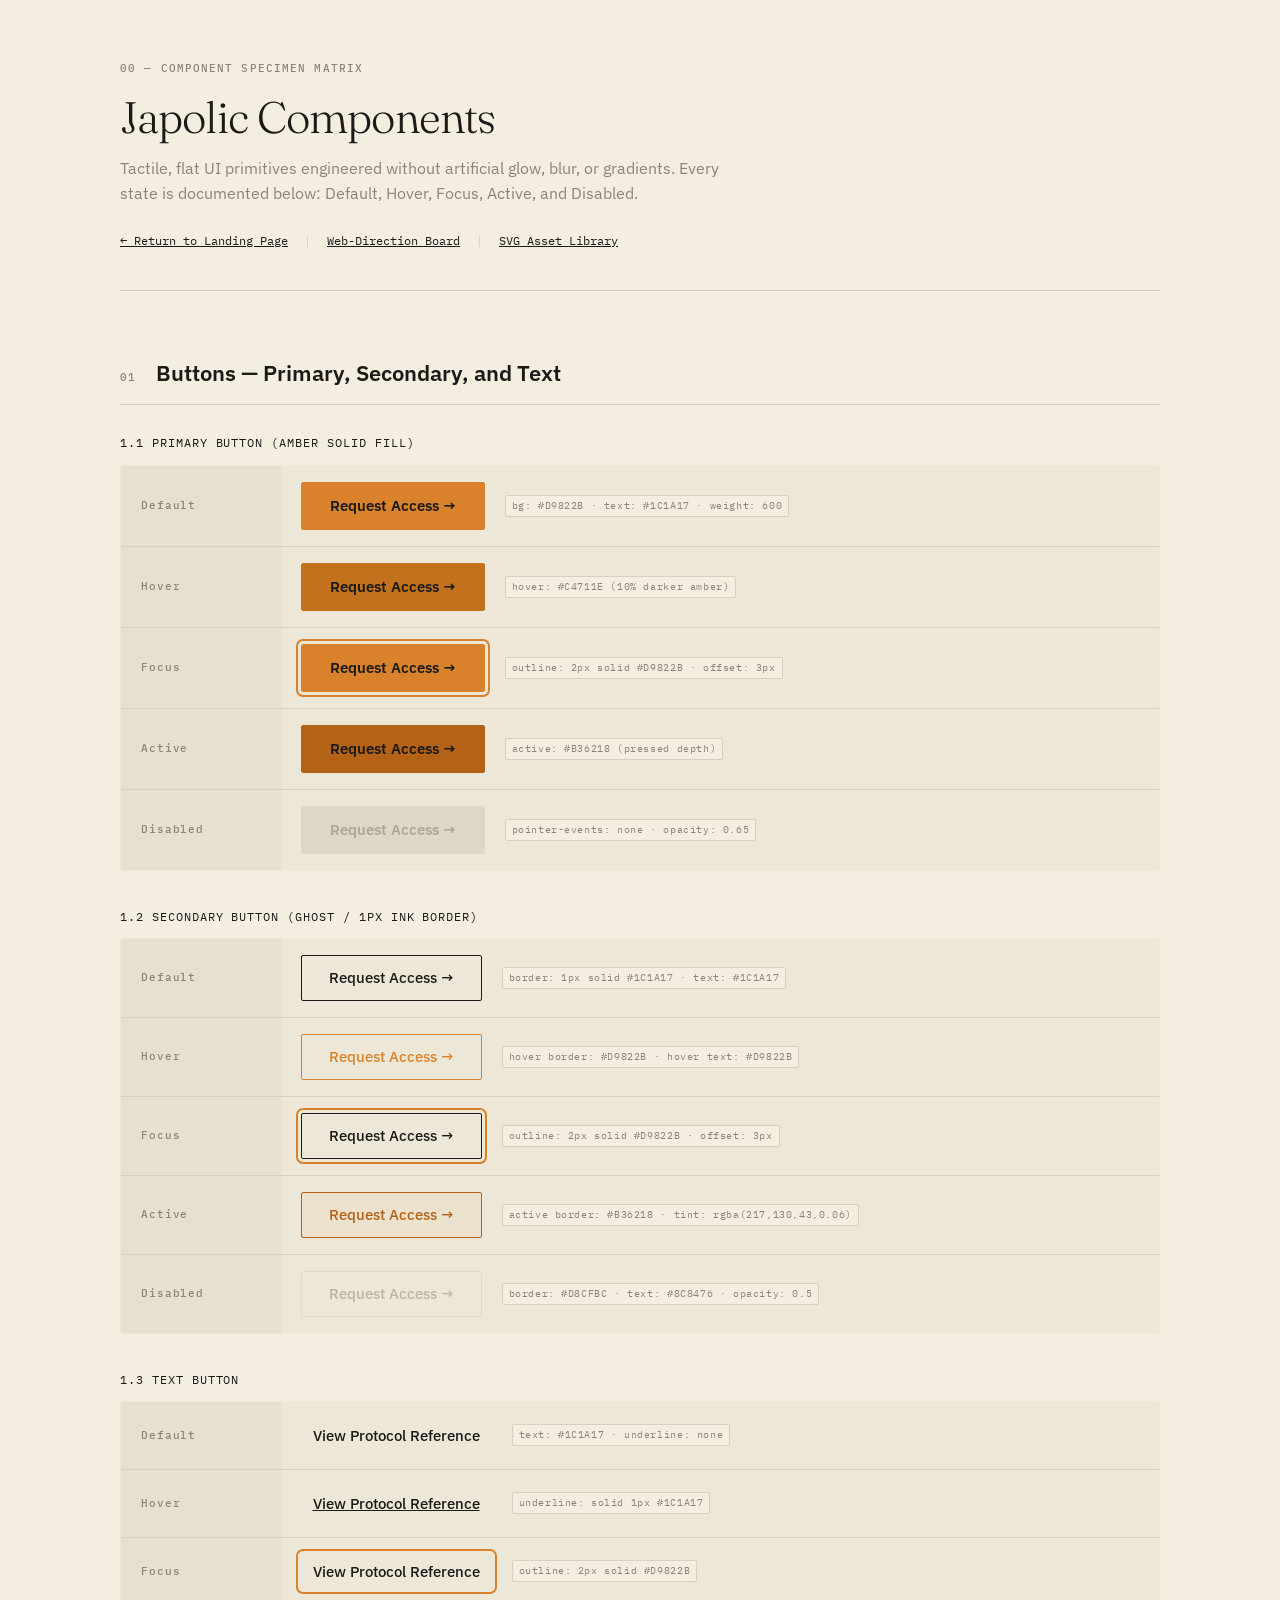
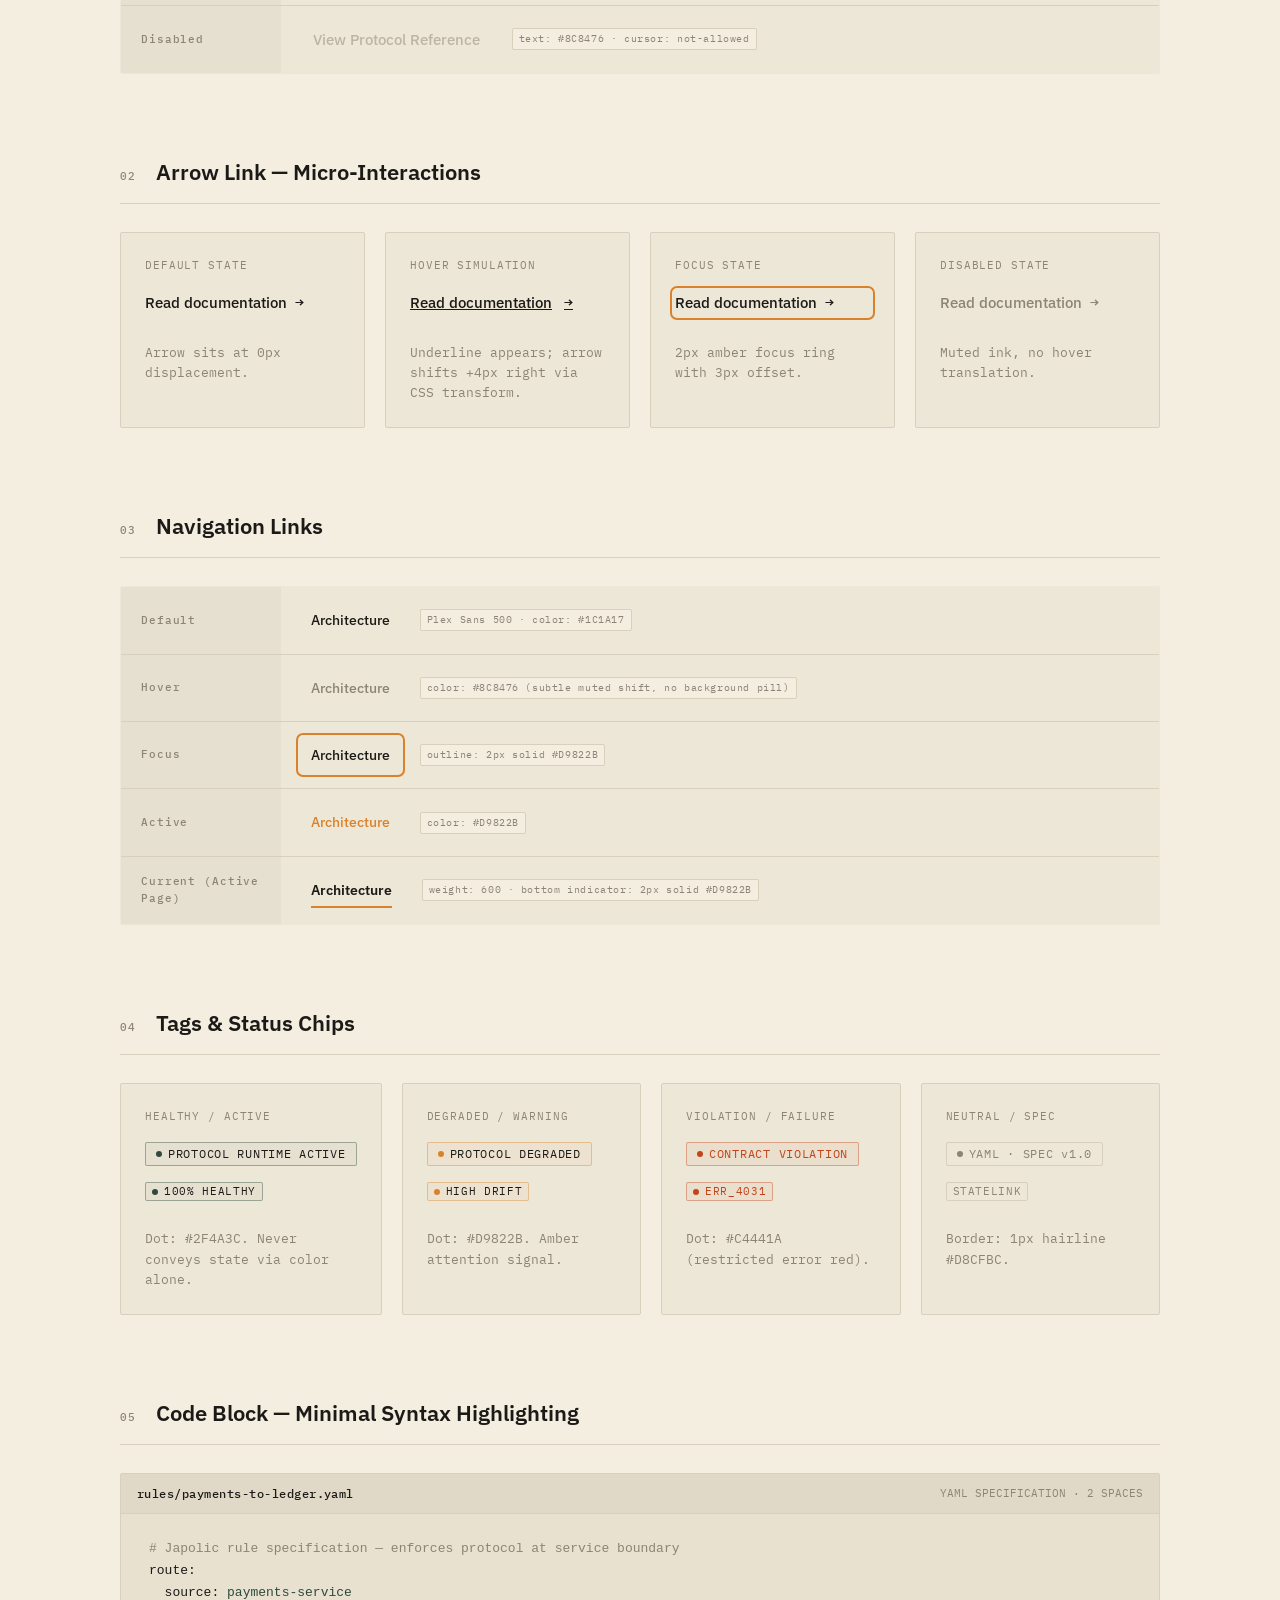
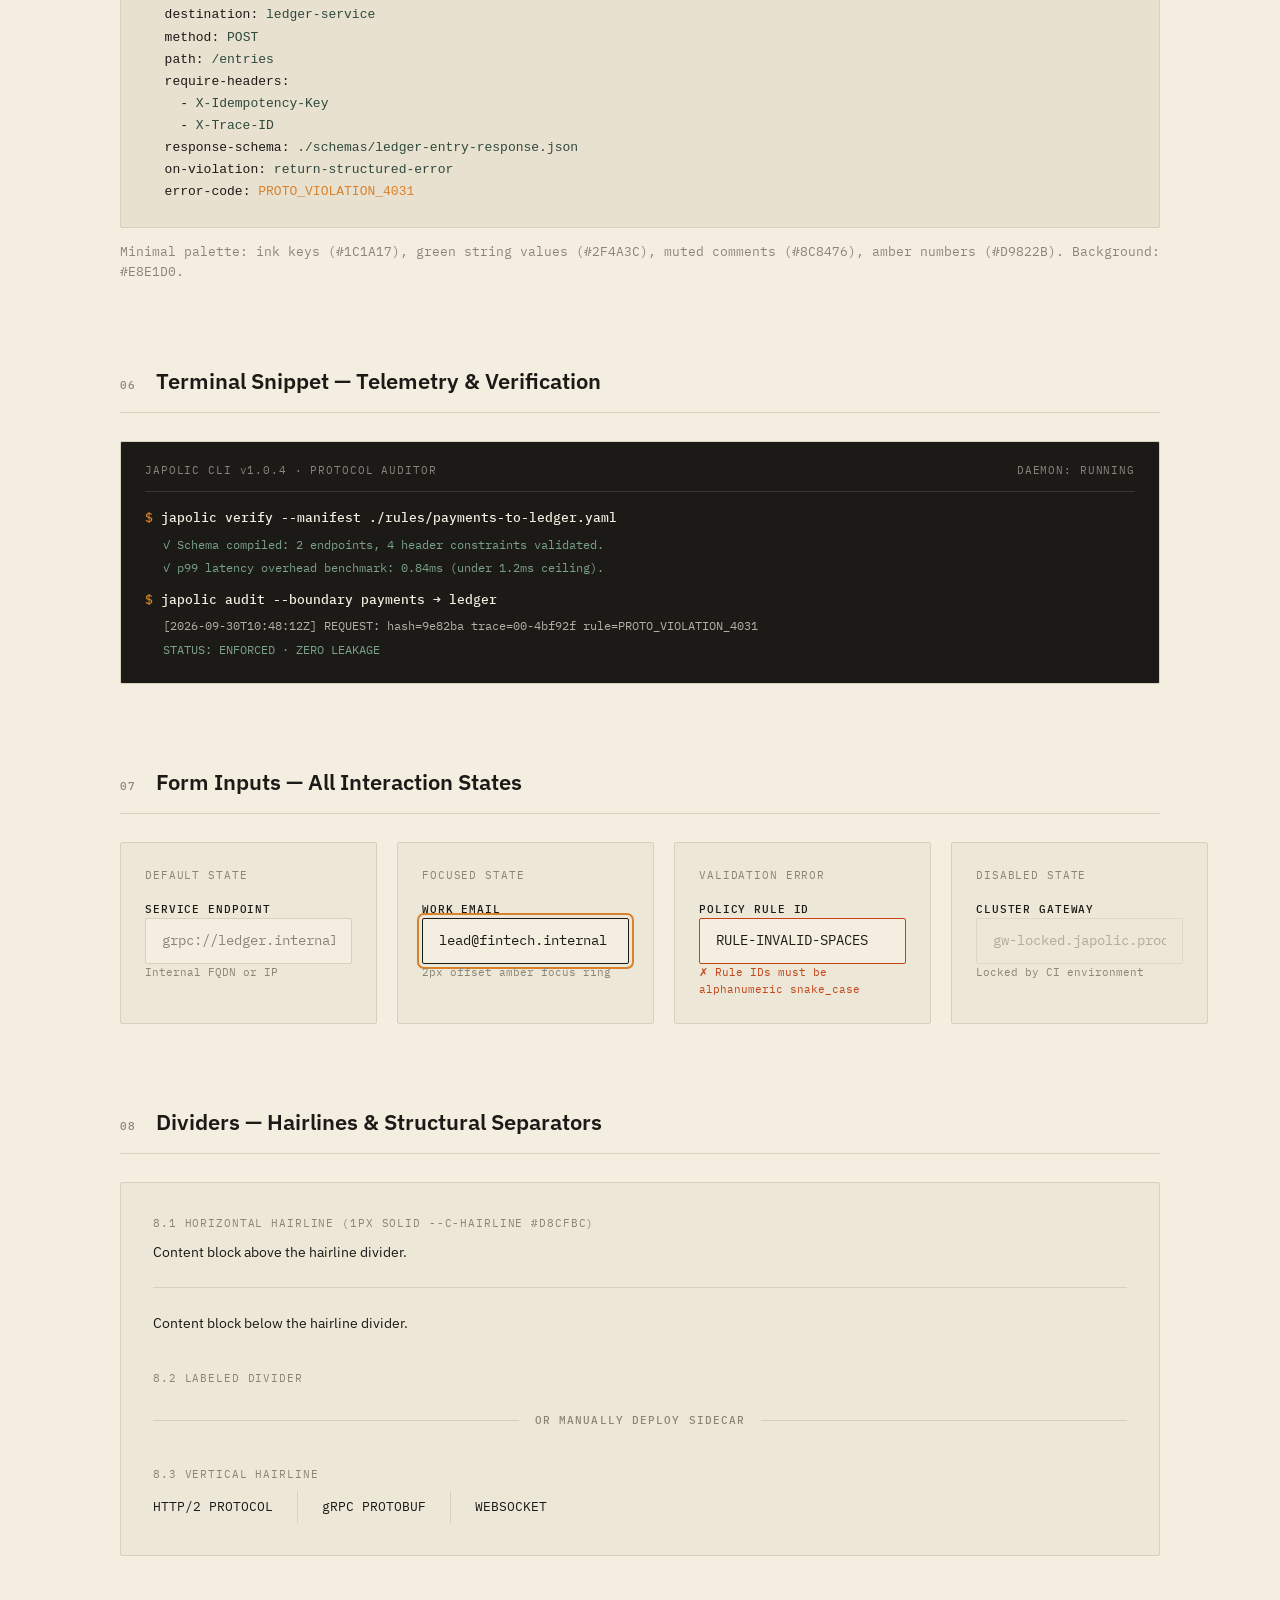
<file: components.html>
<!DOCTYPE html>
<html lang="en">
<head>
  <meta charset="UTF-8">
  <meta name="viewport" content="width=device-width, initial-scale=1.0">
  <title>Japolic — Component Specimen &amp; State Matrix</title>
  <meta name="description" content="Flat and tactile component library for Japolic developer infrastructure design system.">
  <link rel="stylesheet" href="tokens.css">
  <link rel="stylesheet" href="components.css">
  <style>
    body {
      background-color: var(--c-paper);
      color: var(--c-ink);
      font-family: var(--font-body);
      font-size: var(--t-body-size);
      line-height: var(--t-body-lh);
      padding: 60px 0 120px;
    }

    .comp-header {
      width: min(1200px, 100% - 240px);
      margin-inline: auto;
      padding-bottom: 40px;
      border-bottom: 1px solid var(--c-hairline);
      margin-bottom: 64px;
    }

    .comp-header .eyebrow {
      font-family: var(--font-mono);
      font-size: 11px;
      font-weight: 500;
      letter-spacing: 0.10em;
      color: var(--c-muted);
      margin-bottom: 16px;
    }

    .comp-header h1 {
      font-family: var(--font-display);
      font-size: 44px;
      font-weight: 300;
      line-height: 1.05;
      letter-spacing: -0.02em;
      margin-bottom: 16px;
    }

    .comp-header p {
      font-size: 16px;
      color: var(--c-muted);
      max-width: 640px;
      line-height: 1.6;
    }

    .specimen-nav {
      display: flex;
      align-items: center;
      gap: 16px;
      margin-top: 24px;
      font-family: var(--font-mono);
      font-size: 12px;
    }
    .specimen-nav a {
      color: var(--c-ink);
      text-decoration: underline;
    }
    .specimen-nav a:hover {
      color: var(--c-amber);
    }

    .comp-section {
      width: min(1200px, 100% - 240px);
      margin-inline: auto;
      margin-bottom: 80px;
    }

    .section-head {
      display: flex;
      align-items: baseline;
      gap: 20px;
      margin-bottom: 28px;
      padding-bottom: 14px;
      border-bottom: 1px solid var(--c-hairline);
    }

    .section-head h2 {
      font-family: var(--font-body);
      font-size: 22px;
      font-weight: 600;
      color: var(--c-ink);
    }

    .section-head .idx {
      font-family: var(--font-mono);
      font-size: 11px;
      font-weight: 500;
      color: var(--c-muted);
      letter-spacing: 0.10em;
    }

    .matrix-table {
      width: 100%;
      border-collapse: collapse;
      background: var(--c-surface);
      border: 1px solid var(--c-hairline);
      border-radius: var(--r-sm);
      overflow: hidden;
      margin-bottom: 24px;
    }

    .matrix-table th,
    .matrix-table td {
      padding: 16px 20px;
      border-bottom: 1px solid var(--c-hairline);
      text-align: left;
      vertical-align: middle;
    }

    .matrix-table th {
      font-family: var(--font-mono);
      font-size: 11px;
      font-weight: 500;
      letter-spacing: 0.08em;
      color: var(--c-muted);
      background: rgba(28, 26, 23, 0.03);
      width: 160px;
    }

    .matrix-cell-content {
      display: flex;
      align-items: center;
      gap: 20px;
      flex-wrap: wrap;
    }

    .state-badge {
      font-family: var(--font-mono);
      font-size: 10px;
      letter-spacing: 0.06em;
      color: var(--c-muted);
      background: var(--c-paper);
      border: 1px solid var(--c-hairline);
      padding: 2px 6px;
      border-radius: var(--r-sm);
    }

    .state-col-grid {
      display: grid;
      grid-template-columns: repeat(4, 1fr);
      gap: 20px;
    }

    .state-card {
      background: var(--c-surface);
      border: 1px solid var(--c-hairline);
      border-radius: var(--r-sm);
      padding: 24px;
      display: flex;
      flex-direction: column;
      gap: 16px;
    }

    .state-card-label {
      font-family: var(--font-mono);
      font-size: 11px;
      letter-spacing: 0.08em;
      color: var(--c-muted);
      text-transform: uppercase;
    }

    .comp-notes {
      font-size: 13px;
      color: var(--c-muted);
      line-height: 1.55;
      margin-top: 12px;
      font-family: var(--font-mono);
    }

    @media (max-width: 809px) {
      .comp-header, .comp-section { width: calc(100% - 40px); }
      .state-col-grid { grid-template-columns: 1fr; }
      .matrix-table { display: block; overflow-x: auto; }
    }
  </style>
</head>
<body>

  <!-- ============================================================
       SPECIMEN HEADER
       ============================================================ -->
  <header class="comp-header">
    <p class="eyebrow">00 &mdash; COMPONENT SPECIMEN MATRIX</p>
    <h1>Japolic Components</h1>
    <p>
      Tactile, flat UI primitives engineered without artificial glow, blur, or gradients.
      Every state is documented below: Default, Hover, Focus, Active, and Disabled.
    </p>
    <div class="specimen-nav">
      <a href="index.html">&larr; Return to Landing Page</a>
      <span style="color: var(--c-hairline);">|</span>
      <a href="direction.html">Web-Direction Board</a>
      <span style="color: var(--c-hairline);">|</span>
      <a href="assets.html">SVG Asset Library</a>
    </div>
  </header>

  <!-- ============================================================
       01 — BUTTONS (Primary, Secondary, Text)
       ============================================================ -->
  <section class="comp-section">
    <div class="section-head">
      <span class="idx">01</span>
      <h2>Buttons &mdash; Primary, Secondary, and Text</h2>
    </div>

    <!-- Primary Button Matrix -->
    <h3 style="font-family: var(--font-mono); font-size: 12px; letter-spacing: 0.08em; color: var(--c-ink); margin-bottom: 12px;">
      1.1 PRIMARY BUTTON (AMBER SOLID FILL)
    </h3>
    <table class="matrix-table">
      <tbody>
        <tr>
          <th>Default</th>
          <td>
            <div class="matrix-cell-content">
              <button class="btn btn-primary">Request Access &rarr;</button>
              <span class="state-badge">bg: #D9822B &middot; text: #1C1A17 &middot; weight: 600</span>
            </div>
          </td>
        </tr>
        <tr>
          <th>Hover</th>
          <td>
            <div class="matrix-cell-content">
              <button class="btn btn-primary is-hover">Request Access &rarr;</button>
              <span class="state-badge">hover: #C4711E (10% darker amber)</span>
            </div>
          </td>
        </tr>
        <tr>
          <th>Focus</th>
          <td>
            <div class="matrix-cell-content">
              <button class="btn btn-primary is-focus">Request Access &rarr;</button>
              <span class="state-badge">outline: 2px solid #D9822B &middot; offset: 3px</span>
            </div>
          </td>
        </tr>
        <tr>
          <th>Active</th>
          <td>
            <div class="matrix-cell-content">
              <button class="btn btn-primary is-active">Request Access &rarr;</button>
              <span class="state-badge">active: #B36218 (pressed depth)</span>
            </div>
          </td>
        </tr>
        <tr>
          <th>Disabled</th>
          <td>
            <div class="matrix-cell-content">
              <button class="btn btn-primary is-disabled" disabled>Request Access &rarr;</button>
              <span class="state-badge">pointer-events: none &middot; opacity: 0.65</span>
            </div>
          </td>
        </tr>
      </tbody>
    </table>

    <!-- Secondary / Ghost Button Matrix -->
    <h3 style="font-family: var(--font-mono); font-size: 12px; letter-spacing: 0.08em; color: var(--c-ink); margin-top: 36px; margin-bottom: 12px;">
      1.2 SECONDARY BUTTON (GHOST / 1PX INK BORDER)
    </h3>
    <table class="matrix-table">
      <tbody>
        <tr>
          <th>Default</th>
          <td>
            <div class="matrix-cell-content">
              <button class="btn btn-secondary">Request Access &rarr;</button>
              <span class="state-badge">border: 1px solid #1C1A17 &middot; text: #1C1A17</span>
            </div>
          </td>
        </tr>
        <tr>
          <th>Hover</th>
          <td>
            <div class="matrix-cell-content">
              <button class="btn btn-secondary is-hover">Request Access &rarr;</button>
              <span class="state-badge">hover border: #D9822B &middot; hover text: #D9822B</span>
            </div>
          </td>
        </tr>
        <tr>
          <th>Focus</th>
          <td>
            <div class="matrix-cell-content">
              <button class="btn btn-secondary is-focus">Request Access &rarr;</button>
              <span class="state-badge">outline: 2px solid #D9822B &middot; offset: 3px</span>
            </div>
          </td>
        </tr>
        <tr>
          <th>Active</th>
          <td>
            <div class="matrix-cell-content">
              <button class="btn btn-secondary is-active">Request Access &rarr;</button>
              <span class="state-badge">active border: #B36218 &middot; tint: rgba(217,130,43,0.06)</span>
            </div>
          </td>
        </tr>
        <tr>
          <th>Disabled</th>
          <td>
            <div class="matrix-cell-content">
              <button class="btn btn-secondary is-disabled" disabled>Request Access &rarr;</button>
              <span class="state-badge">border: #D8CFBC &middot; text: #8C8476 &middot; opacity: 0.5</span>
            </div>
          </td>
        </tr>
      </tbody>
    </table>

    <!-- Text Button Matrix -->
    <h3 style="font-family: var(--font-mono); font-size: 12px; letter-spacing: 0.08em; color: var(--c-ink); margin-top: 36px; margin-bottom: 12px;">
      1.3 TEXT BUTTON
    </h3>
    <table class="matrix-table">
      <tbody>
        <tr>
          <th>Default</th>
          <td>
            <div class="matrix-cell-content">
              <button class="btn-text">View Protocol Reference</button>
              <span class="state-badge">text: #1C1A17 &middot; underline: none</span>
            </div>
          </td>
        </tr>
        <tr>
          <th>Hover</th>
          <td>
            <div class="matrix-cell-content">
              <button class="btn-text is-hover">View Protocol Reference</button>
              <span class="state-badge">underline: solid 1px #1C1A17</span>
            </div>
          </td>
        </tr>
        <tr>
          <th>Focus</th>
          <td>
            <div class="matrix-cell-content">
              <button class="btn-text is-focus">View Protocol Reference</button>
              <span class="state-badge">outline: 2px solid #D9822B</span>
            </div>
          </td>
        </tr>
        <tr>
          <th>Disabled</th>
          <td>
            <div class="matrix-cell-content">
              <button class="btn-text is-disabled" disabled>View Protocol Reference</button>
              <span class="state-badge">text: #8C8476 &middot; cursor: not-allowed</span>
            </div>
          </td>
        </tr>
      </tbody>
    </table>
  </section>

  <!-- ============================================================
       02 — ARROW LINK
       ============================================================ -->
  <section class="comp-section">
    <div class="section-head">
      <span class="idx">02</span>
      <h2>Arrow Link &mdash; Micro-Interactions</h2>
    </div>

    <div class="state-col-grid">
      <div class="state-card">
        <span class="state-card-label">Default State</span>
        <a href="#demo" class="arrow-link">
          Read documentation <span class="arrow-symbol">&rarr;</span>
        </a>
        <p class="comp-notes">Arrow sits at 0px displacement.</p>
      </div>

      <div class="state-card">
        <span class="state-card-label">Hover Simulation</span>
        <a href="#demo" class="arrow-link is-hover">
          Read documentation <span class="arrow-symbol">&rarr;</span>
        </a>
        <p class="comp-notes">Underline appears; arrow shifts +4px right via CSS transform.</p>
      </div>

      <div class="state-card">
        <span class="state-card-label">Focus State</span>
        <a href="#demo" class="arrow-link is-focus">
          Read documentation <span class="arrow-symbol">&rarr;</span>
        </a>
        <p class="comp-notes">2px amber focus ring with 3px offset.</p>
      </div>

      <div class="state-card">
        <span class="state-card-label">Disabled State</span>
        <a href="#demo" class="arrow-link is-disabled" tabindex="-1">
          Read documentation <span class="arrow-symbol">&rarr;</span>
        </a>
        <p class="comp-notes">Muted ink, no hover translation.</p>
      </div>
    </div>
  </section>

  <!-- ============================================================
       03 — NAVIGATION LINK
       ============================================================ -->
  <section class="comp-section">
    <div class="section-head">
      <span class="idx">03</span>
      <h2>Navigation Links</h2>
    </div>

    <table class="matrix-table">
      <tbody>
        <tr>
          <th>Default</th>
          <td>
            <div class="matrix-cell-content">
              <a href="#nav" class="nav-item-link">Architecture</a>
              <span class="state-badge">Plex Sans 500 &middot; color: #1C1A17</span>
            </div>
          </td>
        </tr>
        <tr>
          <th>Hover</th>
          <td>
            <div class="matrix-cell-content">
              <a href="#nav" class="nav-item-link is-hover">Architecture</a>
              <span class="state-badge">color: #8C8476 (subtle muted shift, no background pill)</span>
            </div>
          </td>
        </tr>
        <tr>
          <th>Focus</th>
          <td>
            <div class="matrix-cell-content">
              <a href="#nav" class="nav-item-link is-focus">Architecture</a>
              <span class="state-badge">outline: 2px solid #D9822B</span>
            </div>
          </td>
        </tr>
        <tr>
          <th>Active</th>
          <td>
            <div class="matrix-cell-content">
              <a href="#nav" class="nav-item-link is-active">Architecture</a>
              <span class="state-badge">color: #D9822B</span>
            </div>
          </td>
        </tr>
        <tr>
          <th>Current (Active Page)</th>
          <td>
            <div class="matrix-cell-content">
              <a href="#nav" class="nav-item-link is-current" aria-current="page">Architecture</a>
              <span class="state-badge">weight: 600 &middot; bottom indicator: 2px solid #D9822B</span>
            </div>
          </td>
        </tr>
      </tbody>
    </table>
  </section>

  <!-- ============================================================
       04 — TAGS & STATUS CHIPS
       ============================================================ -->
  <section class="comp-section">
    <div class="section-head">
      <span class="idx">04</span>
      <h2>Tags &amp; Status Chips</h2>
    </div>

    <div class="state-col-grid">
      <!-- OK -->
      <div class="state-card">
        <span class="state-card-label">Healthy / Active</span>
        <div class="chip chip-ok">
          <span class="chip-dot chip-dot-ok"></span>
          <span>PROTOCOL RUNTIME ACTIVE</span>
        </div>
        <div class="chip chip-sm chip-ok">
          <span class="chip-dot chip-dot-ok"></span>
          <span>100% HEALTHY</span>
        </div>
        <p class="comp-notes">Dot: #2F4A3C. Never conveys state via color alone.</p>
      </div>

      <!-- Warn -->
      <div class="state-card">
        <span class="state-card-label">Degraded / Warning</span>
        <div class="chip chip-warn">
          <span class="chip-dot chip-dot-warn"></span>
          <span>PROTOCOL DEGRADED</span>
        </div>
        <div class="chip chip-sm chip-warn">
          <span class="chip-dot chip-dot-warn"></span>
          <span>HIGH DRIFT</span>
        </div>
        <p class="comp-notes">Dot: #D9822B. Amber attention signal.</p>
      </div>

      <!-- Error -->
      <div class="state-card">
        <span class="state-card-label">Violation / Failure</span>
        <div class="chip chip-error">
          <span class="chip-dot chip-dot-error"></span>
          <span>CONTRACT VIOLATION</span>
        </div>
        <div class="chip chip-sm chip-error">
          <span class="chip-dot chip-dot-error"></span>
          <span>ERR_4031</span>
        </div>
        <p class="comp-notes">Dot: #C4441A (restricted error red).</p>
      </div>

      <!-- Neutral -->
      <div class="state-card">
        <span class="state-card-label">Neutral / Spec</span>
        <div class="chip">
          <span class="chip-dot chip-dot-neutral"></span>
          <span>YAML &middot; SPEC v1.0</span>
        </div>
        <div class="chip chip-sm">
          <span>STATELINK</span>
        </div>
        <p class="comp-notes">Border: 1px hairline #D8CFBC.</p>
      </div>
    </div>
  </section>

  <!-- ============================================================
       05 — CODE BLOCKS
       ============================================================ -->
  <section class="comp-section">
    <div class="section-head">
      <span class="idx">05</span>
      <h2>Code Block &mdash; Minimal Syntax Highlighting</h2>
    </div>

    <div class="code-box">
      <div class="code-box-header">
        <span class="code-box-title">rules/payments-to-ledger.yaml</span>
        <span class="code-box-meta">YAML SPECIFICATION &middot; 2 SPACES</span>
      </div>
      <pre class="code-box-content"><code><span class="syn-comment"># Japolic rule specification — enforces protocol at service boundary</span>
<span class="syn-key">route</span>:
  <span class="syn-key">source</span>: <span class="syn-val">payments-service</span>
  <span class="syn-key">destination</span>: <span class="syn-val">ledger-service</span>
  <span class="syn-key">method</span>: <span class="syn-val">POST</span>
  <span class="syn-key">path</span>: <span class="syn-val">/entries</span>
  <span class="syn-key">require-headers</span>:
    - <span class="syn-val">X-Idempotency-Key</span>
    - <span class="syn-val">X-Trace-ID</span>
  <span class="syn-key">response-schema</span>: <span class="syn-val">./schemas/ledger-entry-response.json</span>
  <span class="syn-key">on-violation</span>: <span class="syn-val">return-structured-error</span>
  <span class="syn-key">error-code</span>: <span class="syn-num">PROTO_VIOLATION_4031</span></code></pre>
    </div>
    <p class="comp-notes" style="margin-top: 14px;">
      Minimal palette: ink keys (#1C1A17), green string values (#2F4A3C), muted comments (#8C8476), amber numbers (#D9822B). Background: #E8E1D0.
    </p>
  </section>

  <!-- ============================================================
       06 — TERMINAL SNIPPET
       ============================================================ -->
  <section class="comp-section">
    <div class="section-head">
      <span class="idx">06</span>
      <h2>Terminal Snippet &mdash; Telemetry &amp; Verification</h2>
    </div>

    <div class="terminal-snippet">
      <div class="terminal-header">
        <span>JAPOLIC CLI v1.0.4 &middot; PROTOCOL AUDITOR</span>
        <span>DAEMON: RUNNING</span>
      </div>
      <div class="terminal-line">
        <span class="terminal-prompt">$</span>
        <span class="terminal-cmd">japolic verify --manifest ./rules/payments-to-ledger.yaml</span>
      </div>
      <div class="terminal-output ok">
        &check; Schema compiled: 2 endpoints, 4 header constraints validated.
      </div>
      <div class="terminal-output ok">
        &check; p99 latency overhead benchmark: 0.84ms (under 1.2ms ceiling).
      </div>
      <div class="terminal-line" style="margin-top: 12px;">
        <span class="terminal-prompt">$</span>
        <span class="terminal-cmd">japolic audit --boundary payments &rarr; ledger</span>
      </div>
      <div class="terminal-output">
        [2026-09-30T10:48:12Z] REQUEST: hash=9e82ba trace=00-4bf92f rule=PROTO_VIOLATION_4031
      </div>
      <div class="terminal-output ok">
        STATUS: ENFORCED &middot; ZERO LEAKAGE
      </div>
    </div>
  </section>

  <!-- ============================================================
       07 — FORM INPUTS
       ============================================================ -->
  <section class="comp-section">
    <div class="section-head">
      <span class="idx">07</span>
      <h2>Form Inputs &mdash; All Interaction States</h2>
    </div>

    <div class="state-col-grid">
      <!-- Default with Placeholder -->
      <div class="state-card">
        <span class="state-card-label">Default State</span>
        <div class="form-field">
          <label class="form-label" for="inp-default">Service Endpoint</label>
          <input type="text" id="inp-default" class="form-input" placeholder="grpc://ledger.internal:50051">
          <span class="form-help-text">Internal FQDN or IP</span>
        </div>
      </div>

      <!-- Focused State -->
      <div class="state-card">
        <span class="state-card-label">Focused State</span>
        <div class="form-field">
          <label class="form-label" for="inp-focus">Work Email</label>
          <input type="email" id="inp-focus" class="form-input is-focus" value="lead@fintech.internal">
          <span class="form-help-text">2px offset amber focus ring</span>
        </div>
      </div>

      <!-- Error State -->
      <div class="state-card">
        <span class="state-card-label">Validation Error</span>
        <div class="form-field has-error">
          <label class="form-label" for="inp-error">Policy Rule ID</label>
          <input type="text" id="inp-error" class="form-input is-error" value="RULE-INVALID-SPACES">
          <span class="form-error-msg">&cross; Rule IDs must be alphanumeric snake_case</span>
        </div>
      </div>

      <!-- Disabled State -->
      <div class="state-card">
        <span class="state-card-label">Disabled State</span>
        <div class="form-field">
          <label class="form-label" for="inp-disabled">Cluster Gateway</label>
          <input type="text" id="inp-disabled" class="form-input is-disabled" value="gw-locked.japolic.prod" disabled>
          <span class="form-help-text">Locked by CI environment</span>
        </div>
      </div>
    </div>
  </section>

  <!-- ============================================================
       08 — DIVIDERS
       ============================================================ -->
  <section class="comp-section">
    <div class="section-head">
      <span class="idx">08</span>
      <h2>Dividers &mdash; Hairlines &amp; Structural Separators</h2>
    </div>

    <div class="spec-card" style="background: var(--c-surface); border: 1px solid var(--c-hairline); border-radius: var(--r-sm); padding: 32px;">
      <h3 style="font-family: var(--font-mono); font-size: 11px; letter-spacing: 0.08em; color: var(--c-muted); margin-bottom: 8px;">
        8.1 HORIZONTAL HAIRLINE (1PX SOLID --C-HAIRLINE #D8CFBC)
      </h3>
      <p style="font-size: 14px; color: var(--c-ink);">Content block above the hairline divider.</p>
      <hr class="divider-hairline">
      <p style="font-size: 14px; color: var(--c-ink);">Content block below the hairline divider.</p>

      <h3 style="font-family: var(--font-mono); font-size: 11px; letter-spacing: 0.08em; color: var(--c-muted); margin-top: 36px; margin-bottom: 8px;">
        8.2 LABELED DIVIDER
      </h3>
      <div class="divider-labeled">
        <span class="divider-labeled-text">OR MANUALLY DEPLOY SIDECAR</span>
      </div>

      <h3 style="font-family: var(--font-mono); font-size: 11px; letter-spacing: 0.08em; color: var(--c-muted); margin-top: 36px; margin-bottom: 8px;">
        8.3 VERTICAL HAIRLINE
      </h3>
      <div style="display: flex; align-items: center; gap: 24px;">
        <span style="font-family: var(--font-mono); font-size: 13px;">HTTP/2 PROTOCOL</span>
        <div class="divider-vertical"></div>
        <span style="font-family: var(--font-mono); font-size: 13px;">gRPC PROTOBUF</span>
        <div class="divider-vertical"></div>
        <span style="font-family: var(--font-mono); font-size: 13px;">WEBSOCKET</span>
      </div>
    </div>
  </section>

</body>
</html>
</file>
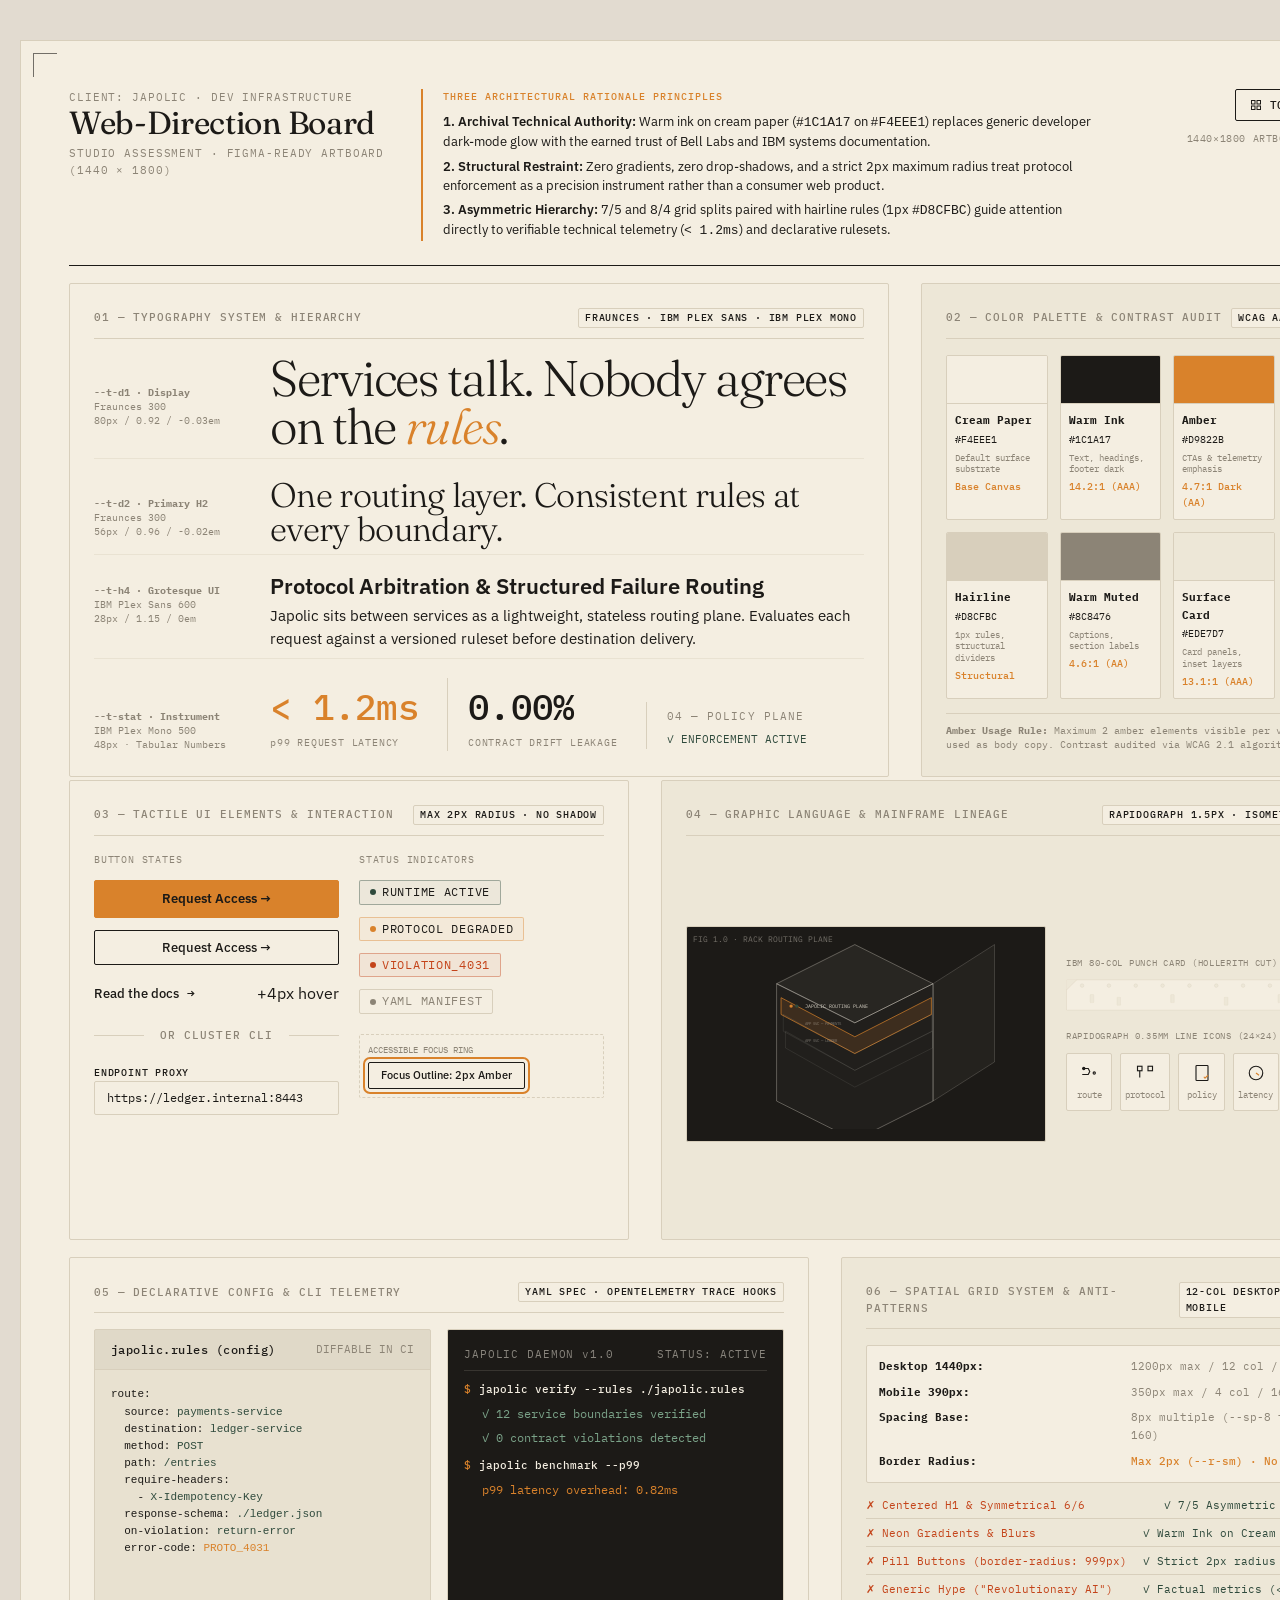
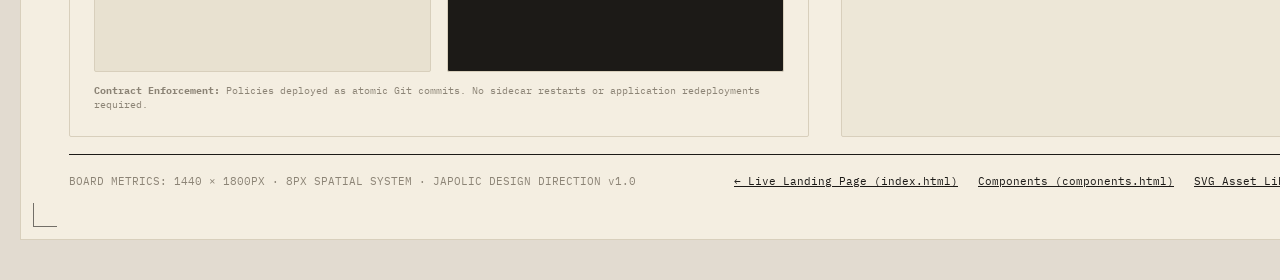
<file: direction.html>
<!DOCTYPE html>
<html lang="en">
<head>
  <meta charset="UTF-8">
  <meta name="viewport" content="width=device-width, initial-scale=1.0">
  <title>Japolic — Studio Web-Direction Board (1440×1800)</title>
  <meta name="description" content="1440×1800 studio presentation board for Japolic web design system: typography specimens, color swatches, 12-column grid overlay, graphic language, UI primitives, and 3 core rationale lines.">
  <link rel="stylesheet" href="tokens.css">
  <link rel="stylesheet" href="components.css">
  <style>
    /* Global canvas framing */
    html, body {
      margin: 0;
      padding: 0;
      background-color: #E2DBD0; /* Neutral drafting desk surface */
      color: var(--c-ink);
      font-family: var(--font-body);
      -webkit-font-smoothing: antialiased;
    }

    .desk-viewport {
      padding: 40px 20px;
      display: flex;
      flex-direction: column;
      align-items: center;
      min-width: 1480px;
    }

    /* Fixed 1440×1800 Studio Presentation Board Canvas */
    .studio-board {
      width: 1440px;
      height: 1800px;
      background-color: var(--c-paper);
      position: relative;
      box-sizing: border-box;
      padding: 48px;
      border: 1px solid var(--c-hairline);
      display: flex;
      flex-direction: column;
      justify-content: space-between;
      overflow: hidden;
    }

    /* Corner registration marks on the outer board perimeter */
    .board-reg {
      position: absolute;
      width: 24px;
      height: 24px;
      border-color: var(--c-ink);
      border-style: solid;
      pointer-events: none;
      opacity: 0.6;
    }
    .board-reg.tl { top: 12px; left: 12px; border-width: 1px 0 0 1px; }
    .board-reg.tr { top: 12px; right: 12px; border-width: 1px 1px 0 0; }
    .board-reg.bl { bottom: 12px; left: 12px; border-width: 0 0 1px 1px; }
    .board-reg.br { bottom: 12px; right: 12px; border-width: 0 1px 1px 0; }

    /* Interactive 12-Column Grid Overlay */
    .grid-overlay-layer {
      position: absolute;
      top: 0;
      bottom: 0;
      left: 120px;
      right: 120px;
      display: grid;
      grid-template-columns: repeat(12, 1fr);
      gap: 24px;
      pointer-events: none;
      z-index: 100;
      opacity: 0;
      transition: opacity 200ms ease;
    }
    .grid-overlay-layer.is-active {
      opacity: 1;
    }
    .grid-col-stripe {
      background-color: rgba(217, 130, 43, 0.08);
      border-inline: 1px dashed rgba(217, 130, 43, 0.4);
      display: flex;
      flex-direction: column;
      justify-content: space-between;
      align-items: center;
      padding-block: 16px;
      font-family: var(--font-mono);
      font-size: 10px;
      color: var(--c-amber);
      font-weight: 500;
    }

    /* Board Header */
    .board-top-strip {
      display: grid;
      grid-template-columns: 320px 1fr 280px;
      gap: 32px;
      align-items: flex-start;
      padding-bottom: 24px;
      border-bottom: 1px solid var(--c-ink);
    }

    .brand-meta h1 {
      font-family: var(--font-display);
      font-size: 32px;
      font-weight: 400;
      line-height: 1.0;
      letter-spacing: -0.01em;
      margin: 0 0 6px 0;
    }
    .brand-meta .subline {
      font-family: var(--font-mono);
      font-size: 11px;
      letter-spacing: 0.08em;
      color: var(--c-muted);
      text-transform: uppercase;
    }

    /* 3 Core Rationale Lines */
    .rationale-panel {
      border-left: 2px solid var(--c-amber);
      padding-left: 20px;
      display: flex;
      flex-direction: column;
      gap: 6px;
    }
    .rationale-panel-title {
      font-family: var(--font-mono);
      font-size: 10px;
      font-weight: 500;
      letter-spacing: 0.10em;
      color: var(--c-amber);
      text-transform: uppercase;
      margin-bottom: 2px;
    }
    .rationale-line {
      font-size: 13px;
      line-height: 1.45;
      color: var(--c-ink);
    }
    .rationale-line strong {
      font-weight: 600;
      color: var(--c-ink);
    }

    .board-actions {
      display: flex;
      flex-direction: column;
      align-items: flex-end;
      gap: 10px;
    }
    .grid-toggle-btn {
      background: var(--c-paper);
      border: 1px solid var(--c-ink);
      border-radius: var(--r-sm);
      font-family: var(--font-mono);
      font-size: 11px;
      font-weight: 500;
      color: var(--c-ink);
      padding: 8px 14px;
      cursor: pointer;
      display: inline-flex;
      align-items: center;
      gap: 8px;
      transition: background-color var(--transition-hover), color var(--transition-hover);
    }
    .grid-toggle-btn:hover {
      background: var(--c-ink);
      color: var(--c-paper);
    }
    .grid-toggle-btn.is-active {
      background: var(--c-amber);
      border-color: var(--c-amber);
      color: var(--c-ink);
    }
    .board-spec-tag {
      font-family: var(--font-mono);
      font-size: 10px;
      letter-spacing: 0.06em;
      color: var(--c-muted);
    }

    /* Board Rows */
    .board-row {
      display: grid;
      gap: 32px;
      align-items: stretch;
    }

    .row-1 {
      grid-template-columns: 820px 492px;
      height: 480px;
    }

    .row-2 {
      grid-template-columns: 560px 752px;
      height: 460px;
    }

    .row-3 {
      grid-template-columns: 740px 572px;
      height: 480px;
    }

    /* Card Panels inside Board */
    .board-card {
      background: var(--c-surface);
      border: 1px solid var(--c-hairline);
      border-radius: var(--r-sm);
      padding: 24px;
      display: flex;
      flex-direction: column;
      position: relative;
    }
    .board-card.white {
      background: var(--c-paper);
    }

    .card-eyebrow {
      display: flex;
      align-items: center;
      justify-content: space-between;
      margin-bottom: 16px;
      padding-bottom: 10px;
      border-bottom: 1px solid var(--c-hairline);
    }
    .card-eyebrow span {
      font-family: var(--font-mono);
      font-size: 11px;
      font-weight: 500;
      letter-spacing: 0.08em;
      color: var(--c-muted);
      text-transform: uppercase;
    }
    .card-eyebrow .badge {
      color: var(--c-ink);
      border: 1px solid var(--c-hairline);
      padding: 1px 6px;
      border-radius: var(--r-sm);
      font-size: 10px;
      background: var(--c-paper);
    }

    /* Swatch Grid */
    .swatches-grid {
      display: grid;
      grid-template-columns: repeat(4, 1fr);
      gap: 12px;
      flex: 1;
    }
    .swatch-box {
      border: 1px solid var(--c-hairline);
      border-radius: var(--r-sm);
      background: var(--c-paper);
      display: flex;
      flex-direction: column;
      overflow: hidden;
    }
    .swatch-fill {
      height: 48px;
      width: 100%;
      border-bottom: 1px solid var(--c-hairline);
    }
    .swatch-info {
      padding: 8px;
      display: flex;
      flex-direction: column;
      gap: 2px;
      font-family: var(--font-mono);
      font-size: 10px;
    }
    .swatch-info strong {
      font-size: 11px;
      color: var(--c-ink);
    }
    .swatch-info .usage {
      color: var(--c-muted);
      font-size: 9px;
      line-height: 1.3;
      margin-top: 2px;
    }
    .swatch-info .ratio {
      color: var(--c-amber);
      font-weight: 500;
      margin-top: 2px;
    }

    /* Typography Specimens */
    .type-specimen-stack {
      display: flex;
      flex-direction: column;
      gap: 14px;
      flex: 1;
      justify-content: space-between;
    }
    .type-specimen-item {
      display: grid;
      grid-template-columns: 160px 1fr;
      gap: 16px;
      align-items: baseline;
      padding-bottom: 8px;
      border-bottom: 1px solid rgba(216, 207, 188, 0.4);
    }
    .type-specimen-item:last-child {
      border-bottom: none;
      padding-bottom: 0;
    }
    .type-label-meta {
      font-family: var(--font-mono);
      font-size: 10px;
      color: var(--c-muted);
      line-height: 1.4;
    }

    /* Icons Strip */
    .icon-strip {
      display: grid;
      grid-template-columns: repeat(6, 1fr);
      gap: 8px;
      margin-top: 10px;
    }
    .icon-pod {
      border: 1px solid var(--c-hairline);
      border-radius: var(--r-sm);
      background: var(--c-paper);
      padding: 10px 4px 8px;
      display: flex;
      flex-direction: column;
      align-items: center;
      gap: 6px;
    }
    .icon-pod span {
      font-family: var(--font-mono);
      font-size: 9px;
      color: var(--c-muted);
    }

    /* Board Footer Colophon */
    .board-footer {
      display: flex;
      align-items: center;
      justify-content: space-between;
      padding-top: 18px;
      border-top: 1px solid var(--c-ink);
      font-family: var(--font-mono);
      font-size: 11px;
      color: var(--c-muted);
    }
    .board-footer a {
      color: var(--c-ink);
      text-decoration: underline;
    }
    .board-footer a:hover {
      color: var(--c-amber);
    }
  </style>
</head>
<body>

  <div class="desk-viewport">
    
    <!-- 1440×1800 Finished Studio Presentation Board -->
    <main class="studio-board" id="studio-board" aria-label="Japolic Web-Direction Board 1440 by 1800">
      
      <!-- Outer Corner Registration Marks -->
      <div class="board-reg tl" aria-hidden="true"></div>
      <div class="board-reg tr" aria-hidden="true"></div>
      <div class="board-reg bl" aria-hidden="true"></div>
      <div class="board-reg br" aria-hidden="true"></div>

      <!-- 12-Column Grid Overlay (Toggleable via button) -->
      <div class="grid-overlay-layer" id="grid-overlay" aria-hidden="true">
        <div class="grid-col-stripe"><span>COL 01</span><span>76px</span></div>
        <div class="grid-col-stripe"><span>COL 02</span><span>76px</span></div>
        <div class="grid-col-stripe"><span>COL 03</span><span>76px</span></div>
        <div class="grid-col-stripe"><span>COL 04</span><span>76px</span></div>
        <div class="grid-col-stripe"><span>COL 05</span><span>76px</span></div>
        <div class="grid-col-stripe"><span>COL 06</span><span>76px</span></div>
        <div class="grid-col-stripe"><span>COL 07</span><span>76px</span></div>
        <div class="grid-col-stripe"><span>COL 08</span><span>76px</span></div>
        <div class="grid-col-stripe"><span>COL 09</span><span>76px</span></div>
        <div class="grid-col-stripe"><span>COL 10</span><span>76px</span></div>
        <div class="grid-col-stripe"><span>COL 11</span><span>76px</span></div>
        <div class="grid-col-stripe"><span>COL 12</span><span>76px</span></div>
      </div>

      <!-- ============================================================
           BOARD HEADER: TITLE, 3 RATIONALE LINES, INTERACTION
           ============================================================ -->
      <header class="board-top-strip">
        <div class="brand-meta">
          <div class="subline">CLIENT: JAPOLIC &middot; DEV INFRASTRUCTURE</div>
          <h1>Web-Direction Board</h1>
          <div class="subline">STUDIO ASSESSMENT &middot; FIGMA-READY ARTBOARD (1440 &times; 1800)</div>
        </div>

        <!-- 3 Rationale Lines (Core defense) -->
        <div class="rationale-panel">
          <div class="rationale-panel-title">Three Architectural Rationale Principles</div>
          <div class="rationale-line">
            <strong>1. Archival Technical Authority:</strong> Warm ink on cream paper (<code>#1C1A17</code> on <code>#F4EEE1</code>) replaces generic developer dark-mode glow with the earned trust of Bell Labs and IBM systems documentation.
          </div>
          <div class="rationale-line">
            <strong>2. Structural Restraint:</strong> Zero gradients, zero drop-shadows, and a strict 2px maximum radius treat protocol enforcement as a precision instrument rather than a consumer web product.
          </div>
          <div class="rationale-line">
            <strong>3. Asymmetric Hierarchy:</strong> 7/5 and 8/4 grid splits paired with hairline rules (1px <code>#D8CFBC</code>) guide attention directly to verifiable technical telemetry (<code>&lt; 1.2ms</code>) and declarative rulesets.
          </div>
        </div>

        <div class="board-actions">
          <button type="button" class="grid-toggle-btn" id="toggle-grid-btn" aria-pressed="false">
            <svg width="12" height="12" viewBox="0 0 24 24" fill="none" stroke="currentColor" stroke-width="2" aria-hidden="true">
              <rect x="3" y="3" width="7" height="7"/><rect x="14" y="3" width="7" height="7"/>
              <rect x="3" y="14" width="7" height="7"/><rect x="14" y="14" width="7" height="7"/>
            </svg>
            <span>TOGGLE 12-COL GRID</span>
          </button>
          <span class="board-spec-tag">1440&times;1800 ARTBOARD &middot; WCAG AAA PASS</span>
        </div>
      </header>


      <!-- ============================================================
           ROW 1: TYPOGRAPHY HIERARCHY + COLOR PALETTE SWATCHES
           ============================================================ -->
      <div class="board-row row-1">
        
        <!-- Left: Typography Specimens (820px) -->
        <section class="board-card white" aria-labelledby="type-specimens-title">
          <div class="card-eyebrow">
            <span id="type-specimens-title">01 &mdash; Typography System &amp; Hierarchy</span>
            <span class="badge">FRAUNCES &middot; IBM PLEX SANS &middot; IBM PLEX MONO</span>
          </div>

          <div class="type-specimen-stack">
            <!-- D1 Display -->
            <div class="type-specimen-item">
              <div class="type-label-meta">
                <strong>--t-d1 &middot; Display</strong><br>
                Fraunces 300<br>
                80px / 0.92 / -0.03em
              </div>
              <div>
                <div style="font-family: var(--font-display); font-size: 50px; font-weight: 300; line-height: 0.95; letter-spacing: -0.03em;">
                  Services talk. Nobody agrees on the <em style="font-style: italic; color: var(--c-amber);">rules</em>.
                </div>
              </div>
            </div>

            <!-- D2 Section Header -->
            <div class="type-specimen-item">
              <div class="type-label-meta">
                <strong>--t-d2 &middot; Primary H2</strong><br>
                Fraunces 300<br>
                56px / 0.96 / -0.02em
              </div>
              <div>
                <div style="font-family: var(--font-display); font-size: 34px; font-weight: 300; line-height: 1.0; letter-spacing: -0.02em;">
                  One routing layer. Consistent rules at every boundary.
                </div>
              </div>
            </div>

            <!-- H4 Card Title & Body -->
            <div class="type-specimen-item">
              <div class="type-label-meta">
                <strong>--t-h4 &middot; Grotesque UI</strong><br>
                IBM Plex Sans 600<br>
                28px / 1.15 / 0em
              </div>
              <div>
                <div style="font-family: var(--font-body); font-size: 22px; font-weight: 600; line-height: 1.2;">
                  Protocol Arbitration &amp; Structured Failure Routing
                </div>
                <div style="font-family: var(--font-body); font-size: 15px; line-height: 1.55; color: var(--c-ink); margin-top: 4px;">
                  Japolic sits between services as a lightweight, stateless routing plane. Evaluates each request against a versioned ruleset before destination delivery.
                </div>
              </div>
            </div>

            <!-- Monospace Technical Specimen -->
            <div class="type-specimen-item">
              <div class="type-label-meta">
                <strong>--t-stat &middot; Instrument</strong><br>
                IBM Plex Mono 500<br>
                48px &middot; Tabular Numbers
              </div>
              <div style="display: flex; align-items: baseline; gap: 28px;">
                <div>
                  <span style="font-family: var(--font-mono); font-size: 36px; font-weight: 500; letter-spacing: -0.02em; color: var(--c-amber);">&lt; 1.2ms</span>
                  <span style="display: block; font-family: var(--font-mono); font-size: 10px; color: var(--c-muted); letter-spacing: 0.08em;">p99 REQUEST LATENCY</span>
                </div>
                <div style="border-left: 1px solid var(--c-hairline); padding-left: 20px;">
                  <span style="font-family: var(--font-mono); font-size: 36px; font-weight: 500; letter-spacing: -0.02em; color: var(--c-ink);">0.00%</span>
                  <span style="display: block; font-family: var(--font-mono); font-size: 10px; color: var(--c-muted); letter-spacing: 0.08em;">CONTRACT DRIFT LEAKAGE</span>
                </div>
                <div style="border-left: 1px solid var(--c-hairline); padding-left: 20px;">
                  <span style="font-family: var(--font-mono); font-size: 11px; letter-spacing: 0.10em; color: var(--c-muted);">04 &mdash; POLICY PLANE</span>
                  <span style="display: block; font-family: var(--font-mono); font-size: 11px; color: var(--c-green); margin-top: 4px;">&check; ENFORCEMENT ACTIVE</span>
                </div>
              </div>
            </div>
          </div>
        </section>

        <!-- Right: Color Swatches & Contrast Ratings (492px) -->
        <section class="board-card" aria-labelledby="color-swatches-title">
          <div class="card-eyebrow">
            <span id="color-swatches-title">02 &mdash; Color Palette &amp; Contrast Audit</span>
            <span class="badge">WCAG AA &amp; AAA RATINGS</span>
          </div>

          <div class="swatches-grid">
            <!-- Cream Paper -->
            <div class="swatch-box">
              <div class="swatch-fill" style="background: var(--c-paper);"></div>
              <div class="swatch-info">
                <strong>Cream Paper</strong>
                <span>#F4EEE1</span>
                <span class="usage">Default surface substrate</span>
                <span class="ratio">Base Canvas</span>
              </div>
            </div>

            <!-- Warm Ink -->
            <div class="swatch-box">
              <div class="swatch-fill" style="background: var(--c-ink);"></div>
              <div class="swatch-info">
                <strong>Warm Ink</strong>
                <span>#1C1A17</span>
                <span class="usage">Text, headings, footer dark</span>
                <span class="ratio">14.2:1 (AAA)</span>
              </div>
            </div>

            <!-- Amber Accent -->
            <div class="swatch-box">
              <div class="swatch-fill" style="background: var(--c-amber);"></div>
              <div class="swatch-info">
                <strong>Amber</strong>
                <span>#D9822B</span>
                <span class="usage">CTAs &amp; telemetry emphasis</span>
                <span class="ratio">4.7:1 Dark (AA)</span>
              </div>
            </div>

            <!-- Deep Green -->
            <div class="swatch-box">
              <div class="swatch-fill" style="background: var(--c-green);"></div>
              <div class="swatch-info">
                <strong>Deep Green</strong>
                <span>#2F4A3C</span>
                <span class="usage">Active status, string values</span>
                <span class="ratio">7.4:1 (AAA)</span>
              </div>
            </div>

            <!-- Hairline -->
            <div class="swatch-box">
              <div class="swatch-fill" style="background: var(--c-hairline);"></div>
              <div class="swatch-info">
                <strong>Hairline</strong>
                <span>#D8CFBC</span>
                <span class="usage">1px rules, structural dividers</span>
                <span class="ratio">Structural</span>
              </div>
            </div>

            <!-- Warm Muted -->
            <div class="swatch-box">
              <div class="swatch-fill" style="background: var(--c-muted);"></div>
              <div class="swatch-info">
                <strong>Warm Muted</strong>
                <span>#8C8476</span>
                <span class="usage">Captions, section labels</span>
                <span class="ratio">4.6:1 (AA)</span>
              </div>
            </div>

            <!-- Surface Card -->
            <div class="swatch-box">
              <div class="swatch-fill" style="background: var(--c-surface);"></div>
              <div class="swatch-info">
                <strong>Surface Card</strong>
                <span>#EDE7D7</span>
                <span class="usage">Card panels, inset layers</span>
                <span class="ratio">13.1:1 (AAA)</span>
              </div>
            </div>

            <!-- Code Surface -->
            <div class="swatch-box">
              <div class="swatch-fill" style="background: var(--c-code-bg);"></div>
              <div class="swatch-info">
                <strong>Code Surface</strong>
                <span>#E8E1D0</span>
                <span class="usage">YAML code block substrate</span>
                <span class="ratio">12.5:1 (AAA)</span>
              </div>
            </div>
          </div>

          <div style="margin-top: 14px; padding-top: 10px; border-top: 1px solid var(--c-hairline); font-family: var(--font-mono); font-size: 10px; color: var(--c-muted); line-height: 1.4;">
            <strong>Amber Usage Rule:</strong> Maximum 2 amber elements visible per viewport. Never used as body copy. Contrast audited via WCAG 2.1 algorithm.
          </div>
        </section>
      </div>


      <!-- ============================================================
           ROW 2: UI ELEMENTS + GRAPHIC LANGUAGE & ASSETS
           ============================================================ -->
      <div class="board-row row-2">

        <!-- Left: UI Elements & Component Primitives (560px) -->
        <section class="board-card white" aria-labelledby="ui-primitives-title">
          <div class="card-eyebrow">
            <span id="ui-primitives-title">03 &mdash; Tactile UI Elements &amp; Interaction</span>
            <span class="badge">MAX 2PX RADIUS &middot; NO SHADOW</span>
          </div>

          <div style="display: grid; grid-template-columns: 1fr 1fr; gap: 20px; flex: 1;">
            <!-- Buttons & Links -->
            <div style="display: flex; flex-direction: column; gap: 12px;">
              <span style="font-family: var(--font-mono); font-size: 10px; letter-spacing: 0.08em; color: var(--c-muted);">BUTTON STATES</span>
              
              <button class="btn btn-primary" style="padding: 10px 18px; font-size: 13px;">Request Access &rarr;</button>
              <button class="btn btn-secondary" style="padding: 9px 17px; font-size: 13px;">Request Access &rarr;</button>
              
              <div style="display: flex; align-items: center; justify-content: space-between; margin-top: 4px;">
                <a href="#" class="arrow-link" style="font-size: 13px;">Read the docs <span class="arrow-symbol">&rarr;</span></a>
                <span class="state-badge">+4px hover</span>
              </div>

              <!-- Labeled divider -->
              <div class="divider-labeled" style="margin-block: 8px;">
                <span class="divider-labeled-text">OR CLUSTER CLI</span>
              </div>

              <div class="form-field">
                <label class="form-label" style="font-size: 10px;">ENDPOINT PROXY</label>
                <input type="text" class="form-input" value="https://ledger.internal:8443" style="padding: 8px 12px; font-size: 12px;">
              </div>
            </div>

            <!-- Chips & Status Telemetry -->
            <div style="display: flex; flex-direction: column; gap: 12px;">
              <span style="font-family: var(--font-mono); font-size: 10px; letter-spacing: 0.08em; color: var(--c-muted);">STATUS INDICATORS</span>

              <div class="chip chip-ok">
                <span class="chip-dot chip-dot-ok"></span>
                <span>RUNTIME ACTIVE</span>
              </div>

              <div class="chip chip-warn">
                <span class="chip-dot chip-dot-warn"></span>
                <span>PROTOCOL DEGRADED</span>
              </div>

              <div class="chip chip-error">
                <span class="chip-dot chip-dot-error"></span>
                <span>VIOLATION_4031</span>
              </div>

              <div class="chip">
                <span class="chip-dot chip-dot-neutral"></span>
                <span>YAML MANIFEST</span>
              </div>

              <!-- Focus ring demonstration -->
              <div style="margin-top: 8px; padding: 8px; border: 1px dashed var(--c-hairline); border-radius: var(--r-sm);">
                <span style="font-family: var(--font-mono); font-size: 9px; color: var(--c-muted); display: block; margin-bottom: 4px;">ACCESSIBLE FOCUS RING</span>
                <button class="btn btn-secondary is-focus" style="padding: 6px 12px; font-size: 11px;">Focus Outline: 2px Amber</button>
              </div>
            </div>
          </div>
        </section>

        <!-- Right: Graphic Language, Mainframe Schematic, Punch Card (752px) -->
        <section class="board-card" aria-labelledby="graphic-lang-title">
          <div class="card-eyebrow">
            <span id="graphic-lang-title">04 &mdash; Graphic Language &amp; Mainframe Lineage</span>
            <span class="badge">RAPIDOGRAPH 1.5PX &middot; ISOMETRIC SCHEMATICS</span>
          </div>

          <div style="display: grid; grid-template-columns: 360px 1fr; gap: 20px; align-items: center; flex: 1;">
            <!-- Mini Isometric Server Rack Drawing -->
            <div style="background: var(--c-ink); border-radius: var(--r-sm); border: 1px solid var(--c-hairline); padding: 12px; position: relative;">
              <div style="position: absolute; top: 6px; left: 6px; font-family: var(--font-mono); font-size: 8px; color: rgba(244,238,225,0.4);">
                FIG 1.0 &middot; RACK ROUTING PLANE
              </div>
              <svg width="100%" height="190" viewBox="0 0 520 340" xmlns="http://www.w3.org/2000/svg">
                <!-- Rack lines -->
                <polygon points="100,290 240,360 380,290 380,80 240,150 100,80" fill="rgba(244,238,225,0.025)" stroke="rgba(244,238,225,0.55)" stroke-width="1"/>
                <polygon points="100,80 240,150 380,80 240,10" fill="rgba(244,238,225,0.05)" stroke="rgba(244,238,225,0.55)" stroke-width="1"/>
                <polygon points="380,80 380,290 490,220 490,10" fill="rgba(244,238,225,0.035)" stroke="rgba(244,238,225,0.3)" stroke-width="1"/>
                <!-- Amber routing unit -->
                <polygon points="108,105 240,175 377,105 377,135 240,205 108,135" fill="rgba(217,130,43,0.15)" stroke="var(--c-amber)" stroke-width="1.25"/>
                <circle cx="126" cy="120" r="3" fill="var(--c-amber)"/>
                <circle cx="136" cy="120" r="3" fill="var(--c-green)"/>
                <text x="150" y="124" font-family="var(--font-mono)" font-size="9" fill="rgba(244,238,225,0.85)">JAPOLIC ROUTING PLANE</text>
                <!-- Application services -->
                <polygon points="112,135 240,205 378,135 378,165 240,235 112,165" fill="none" stroke="rgba(244,238,225,0.2)" stroke-width="0.75"/>
                <text x="150" y="154" font-family="var(--font-mono)" font-size="8" fill="rgba(244,238,225,0.4)">APP SVC &mdash; PAYMENTS</text>
                <polygon points="116,165 240,235 379,165 379,195 240,265 116,195" fill="none" stroke="rgba(244,238,225,0.2)" stroke-width="0.75"/>
                <text x="150" y="184" font-family="var(--font-mono)" font-size="8" fill="rgba(244,238,225,0.4)">APP SVC &mdash; LEDGER</text>
              </svg>
            </div>

            <!-- Punch card motif + Technical Icons -->
            <div style="display: flex; flex-direction: column; gap: 14px;">
              <!-- Punch card motif preview -->
              <div>
                <span style="font-family: var(--font-mono); font-size: 9px; color: var(--c-muted); letter-spacing: 0.08em; display: block; margin-bottom: 4px;">
                  IBM 80-COL PUNCH CARD (HOLLERITH CUT)
                </span>
                <svg width="100%" height="40" viewBox="0 0 720 70" xmlns="http://www.w3.org/2000/svg">
                  <rect x="1" y="1" width="718" height="68" rx="2" fill="var(--c-paper)" stroke="var(--c-hairline)" stroke-width="1"/>
                  <polygon points="1,1 24,1 1,24" fill="var(--c-surface)"/>
                  <line x1="1" y1="24" x2="24" y2="1" stroke="var(--c-hairline)" stroke-width="1"/>
                  <g fill="var(--c-surface)" stroke="var(--c-hairline)" stroke-width="0.75">
                    <circle cx="36" cy="14" r="4"/><circle cx="96" cy="14" r="4"/><circle cx="156" cy="14" r="4"/><circle cx="216" cy="14" r="4"/><circle cx="276" cy="14" r="4"/><circle cx="336" cy="14" r="4"/><circle cx="396" cy="14" r="4"/><circle cx="456" cy="14" r="4"/><circle cx="516" cy="14" r="4"/><circle cx="576" cy="14" r="4"/><circle cx="636" cy="14" r="4"/><circle cx="696" cy="14" r="4"/>
                  </g>
                  <g fill="var(--c-surface)" stroke="var(--c-hairline)" stroke-width="0.5">
                    <rect x="54" y="34" width="8" height="18" rx="1"/>
                    <rect x="114" y="40" width="8" height="18" rx="1"/>
                    <rect x="234" y="34" width="8" height="18" rx="1"/>
                    <rect x="354" y="40" width="8" height="18" rx="1"/>
                    <rect x="474" y="34" width="8" height="18" rx="1"/>
                    <rect x="594" y="40" width="8" height="18" rx="1"/>
                  </g>
                </svg>
              </div>

              <!-- Rapidograph 1.5px Icons -->
              <div>
                <span style="font-family: var(--font-mono); font-size: 9px; color: var(--c-muted); letter-spacing: 0.08em; display: block; margin-bottom: 4px;">
                  RAPIDOGRAPH 0.35MM LINE ICONS (24&times;24)
                </span>
                <div class="icon-strip">
                  <!-- route -->
                  <div class="icon-pod">
                    <svg width="18" height="18" viewBox="0 0 24 24" fill="none"><path d="M3 6h8l2 4-2 4H3" stroke="var(--c-ink)" stroke-width="1.5"/><circle cx="5" cy="6" r="1.5" stroke="var(--c-ink)" stroke-width="1.5"/><circle cx="19" cy="12" r="1.5" stroke="var(--c-ink)" stroke-width="1.5"/></svg>
                    <span>route</span>
                  </div>
                  <!-- protocol -->
                  <div class="icon-pod">
                    <svg width="18" height="18" viewBox="0 0 24 24" fill="none"><rect x="2" y="3" width="6" height="6" stroke="var(--c-ink)" stroke-width="1.5"/><rect x="16" y="3" width="6" height="6" stroke="var(--c-ink)" stroke-width="1.5"/><line x1="5" y1="9" x2="5" y2="18" stroke="var(--c-ink)" stroke-width="1.5"/></svg>
                    <span>protocol</span>
                  </div>
                  <!-- policy -->
                  <div class="icon-pod">
                    <svg width="18" height="18" viewBox="0 0 24 24" fill="none"><rect x="4" y="2" width="16" height="20" rx="1" stroke="var(--c-ink)" stroke-width="1.5"/><path d="M14.5 17l1.5 2L20 15" stroke="var(--c-amber)" stroke-width="1.5"/></svg>
                    <span>policy</span>
                  </div>
                  <!-- latency -->
                  <div class="icon-pod">
                    <svg width="18" height="18" viewBox="0 0 24 24" fill="none"><circle cx="12" cy="12" r="9" stroke="var(--c-ink)" stroke-width="1.5"/><line x1="12" y1="12" x2="16" y2="15" stroke="var(--c-amber)" stroke-width="1.5"/></svg>
                    <span>latency</span>
                  </div>
                  <!-- success -->
                  <div class="icon-pod">
                    <svg width="18" height="18" viewBox="0 0 24 24" fill="none"><circle cx="12" cy="12" r="9" stroke="var(--c-green)" stroke-width="1.5"/><path d="M8 12l3 3 5-5" stroke="var(--c-green)" stroke-width="1.5"/></svg>
                    <span>success</span>
                  </div>
                  <!-- mesh -->
                  <div class="icon-pod">
                    <svg width="18" height="18" viewBox="0 0 24 24" fill="none"><circle cx="5" cy="5" r="2" stroke="var(--c-ink)" stroke-width="1.5"/><circle cx="12" cy="12" r="2" stroke="var(--c-amber)" stroke-width="1.5"/><line x1="7" y1="6" x2="10.5" y2="10.5" stroke="var(--c-ink)" stroke-width="1.5"/></svg>
                    <span>mesh</span>
                  </div>
                </div>
              </div>

            </div>
          </div>
        </section>

      </div>


      <!-- ============================================================
           ROW 3: TECHNICAL CODE & TELEMETRY + LAYOUT AUDIT & RATIOS
           ============================================================ -->
      <div class="board-row row-3">

        <!-- Left: Code Surface & Terminal CLI (740px) -->
        <section class="board-card white" aria-labelledby="code-telemetry-title">
          <div class="card-eyebrow">
            <span id="code-telemetry-title">05 &mdash; Declarative Config &amp; CLI Telemetry</span>
            <span class="badge">YAML SPEC &middot; OPENTELEMETRY TRACE HOOKS</span>
          </div>

          <div style="display: grid; grid-template-columns: 1fr 1fr; gap: 16px; flex: 1;">
            <!-- YAML block -->
            <div class="code-box" style="margin: 0;">
              <div class="code-box-header">
                <span class="code-box-title">japolic.rules (config)</span>
                <span class="code-box-meta">DIFFABLE IN CI</span>
              </div>
              <pre class="code-box-content" style="padding: 16px; font-size: 11px; line-height: 1.55;"><code><span class="syn-key">route</span>:
  <span class="syn-key">source</span>: <span class="syn-val">payments-service</span>
  <span class="syn-key">destination</span>: <span class="syn-val">ledger-service</span>
  <span class="syn-key">method</span>: <span class="syn-val">POST</span>
  <span class="syn-key">path</span>: <span class="syn-val">/entries</span>
  <span class="syn-key">require-headers</span>:
    - <span class="syn-val">X-Idempotency-Key</span>
  <span class="syn-key">response-schema</span>: <span class="syn-val">./ledger.json</span>
  <span class="syn-key">on-violation</span>: <span class="syn-val">return-error</span>
  <span class="syn-key">error-code</span>: <span class="syn-num">PROTO_4031</span></code></pre>
            </div>

            <!-- Terminal Snippet -->
            <div class="terminal-snippet" style="padding: 16px; font-size: 11px;">
              <div class="terminal-header" style="margin-bottom: 10px; padding-bottom: 6px;">
                <span>JAPOLIC DAEMON v1.0</span>
                <span>STATUS: ACTIVE</span>
              </div>
              <div class="terminal-line">
                <span class="terminal-prompt">$</span>
                <span class="terminal-cmd">japolic verify --rules ./japolic.rules</span>
              </div>
              <div class="terminal-output ok">
                &check; 12 service boundaries verified
              </div>
              <div class="terminal-output ok">
                &check; 0 contract violations detected
              </div>
              <div class="terminal-line" style="margin-top: 10px;">
                <span class="terminal-prompt">$</span>
                <span class="terminal-cmd">japolic benchmark --p99</span>
              </div>
              <div class="terminal-output warn">
                p99 latency overhead: 0.82ms
              </div>
            </div>
          </div>

          <div style="margin-top: 12px; font-family: var(--font-mono); font-size: 10px; color: var(--c-muted); line-height: 1.4;">
            <strong>Contract Enforcement:</strong> Policies deployed as atomic Git commits. No sidecar restarts or application redeployments required.
          </div>
        </section>

        <!-- Right: Spatial Rhythm, Grid Specs, Anti-Patterns (572px) -->
        <section class="board-card" aria-labelledby="spatial-specs-title">
          <div class="card-eyebrow">
            <span id="spatial-specs-title">06 &mdash; Spatial Grid System &amp; Anti-Patterns</span>
            <span class="badge">12-COL DESKTOP &middot; 4-COL MOBILE</span>
          </div>

          <div style="display: flex; flex-direction: column; gap: 14px; flex: 1; font-size: 12px;">
            <!-- Grid Specs Table -->
            <div style="background: var(--c-paper); border: 1px solid var(--c-hairline); border-radius: var(--r-sm); padding: 12px;">
              <div style="display: grid; grid-template-columns: 1fr 1fr; gap: 8px; font-family: var(--font-mono); font-size: 11px;">
                <div><strong>Desktop 1440px:</strong></div>
                <div style="color: var(--c-muted);">1200px max / 12 col / 24px gutter</div>
                <div><strong>Mobile 390px:</strong></div>
                <div style="color: var(--c-muted);">350px max / 4 col / 16px gutter</div>
                <div><strong>Spacing Base:</strong></div>
                <div style="color: var(--c-muted);">8px multiple (--sp-8 through --sp-160)</div>
                <div><strong>Border Radius:</strong></div>
                <div style="color: var(--c-amber); font-weight: 500;">Max 2px (--r-sm) &middot; No Pills</div>
              </div>
            </div>

            <!-- Anti-Pattern Defense -->
            <div style="display: flex; flex-direction: column; gap: 6px; font-family: var(--font-mono); font-size: 10.5px;">
              <div style="display: flex; align-items: center; justify-content: space-between; border-bottom: 1px solid var(--c-hairline); padding-bottom: 4px;">
                <span style="color: #C4441A;">&cross; Centered H1 &amp; Symmetrical 6/6</span>
                <span style="color: var(--c-green);">&check; 7/5 Asymmetric editorial split</span>
              </div>
              <div style="display: flex; align-items: center; justify-content: space-between; border-bottom: 1px solid var(--c-hairline); padding-bottom: 4px;">
                <span style="color: #C4441A;">&cross; Neon Gradients &amp; Blurs</span>
                <span style="color: var(--c-green);">&check; Warm Ink on Cream Paper (#F4EEE1)</span>
              </div>
              <div style="display: flex; align-items: center; justify-content: space-between; border-bottom: 1px solid var(--c-hairline); padding-bottom: 4px;">
                <span style="color: #C4441A;">&cross; Pill Buttons (border-radius: 999px)</span>
                <span style="color: var(--c-green);">&check; Strict 2px radius mechanical feel</span>
              </div>
              <div style="display: flex; align-items: center; justify-content: space-between;">
                <span style="color: #C4441A;">&cross; Generic Hype ("Revolutionary AI")</span>
                <span style="color: var(--c-green);">&check; Factual metrics (&lt; 1.2ms latency)</span>
              </div>
            </div>
          </div>
        </section>

      </div>


      <!-- ============================================================
           BOARD FOOTER COLOPHON
           ============================================================ -->
      <footer class="board-footer">
        <div>
          BOARD METRICS: 1440 &times; 1800PX &middot; 8PX SPATIAL SYSTEM &middot; JAPOLIC DESIGN DIRECTION v1.0
        </div>
        <div style="display: flex; gap: 20px;">
          <a href="index.html">&larr; Live Landing Page (index.html)</a>
          <a href="components.html">Components (components.html)</a>
          <a href="assets.html">SVG Asset Library (assets.html)</a>
        </div>
      </footer>

    </main>
  </div>

  <!-- Interactive Grid Toggle Script -->
  <script>
    (function() {
      const toggleBtn = document.getElementById('toggle-grid-btn');
      const gridOverlay = document.getElementById('grid-overlay');
      if (toggleBtn && gridOverlay) {
        toggleBtn.addEventListener('click', function() {
          const isActive = gridOverlay.classList.toggle('is-active');
          toggleBtn.classList.toggle('is-active', isActive);
          toggleBtn.setAttribute('aria-pressed', isActive ? 'true' : 'false');
          toggleBtn.querySelector('span').textContent = isActive ? 'GRID OVERLAY: ON' : 'TOGGLE 12-COL GRID';
        });
      }
    })();
  </script>
</body>
</html>
</file>
<file: tokens.css>
/*
 * tokens.css
 * Japolic Design System — CSS Custom Properties
 * Version 1.0 | 2026-09-30
 *
 * Single source of truth for all design tokens.
 * Derived directly from DESIGN.md.
 * Do not add values here that are not in DESIGN.md.
 * Do not override these tokens in component stylesheets.
 * To change a value: update DESIGN.md first, then update here.
 *
 * Import order: this file must be the first stylesheet imported.
 * Usage: var(--token-name)
 */

/* ============================================================
   FONT IMPORTS
   ============================================================ */

@import url('https://fonts.googleapis.com/css2?family=Fraunces:ital,opsz,wght@0,9..144,300;0,9..144,400;0,9..144,600;1,9..144,300;1,9..144,400&family=IBM+Plex+Mono:wght@400;500&family=IBM+Plex+Sans:wght@400;500;600&display=swap');


/* ============================================================
   ROOT TOKENS — DESKTOP DEFAULT (1440px)
   ============================================================ */

:root {

  /* ----------------------------------------------------------
     COLOR — PALETTE
     ---------------------------------------------------------- */

  /* Core surfaces */
  --c-paper:        #F4EEE1;   /* Cream Paper — default page background */
  --c-ink:          #1C1A17;   /* Warm Ink — default text, borders */
  --c-surface:      #EDE7D7;   /* Surface Card — panels, cards, inset areas */
  --c-code-bg:      #E8E1D0;   /* Code Surface — code blocks, pre elements */

  /* Accent */
  --c-amber:        #D9822B;   /* Amber — CTAs, single accent word, key stats */
  --c-amber-hover:  #C4711E;   /* Amber hover state (10% darker) */
  --c-amber-active: #B36218;   /* Amber active/pressed state */

  /* Functional */
  --c-green:        #2F4A3C;   /* Deep Green — status indicators, feature accent bg */

  /* Borders & dividers */
  --c-hairline:     #D8CFBC;   /* Hairline — all 1px rules, card borders, tables */

  /* Secondary text */
  --c-muted:        #8C8476;   /* Warm Muted — captions, labels, secondary copy */

  /* Footer */
  --c-footer-bg:    #1C1A17;   /* Footer Dark — same as --c-ink */
  --c-footer-text:  #9A9287;   /* Footer Muted — footer secondary link color */

  /* Status (restricted — only for status chips) */
  --c-status-ok:    #2F4A3C;   /* Healthy dot — same as --c-green */
  --c-status-warn:  #D9822B;   /* Degraded dot — same as --c-amber */
  --c-status-error: #C4441A;   /* Error dot — dark red, chips only */


  /* ----------------------------------------------------------
     TYPOGRAPHY — FONT FAMILIES
     ---------------------------------------------------------- */

  --font-display: 'Fraunces', Georgia, serif;
  --font-body:    'IBM Plex Sans', system-ui, -apple-system, sans-serif;
  --font-mono:    'IBM Plex Mono', 'Courier New', monospace;


  /* ----------------------------------------------------------
     TYPOGRAPHY — DESKTOP TYPE SCALE (1440px default)
     ---------------------------------------------------------- */

  /* Display — Fraunces */
  --t-d1-size:    80px;
  --t-d1-lh:      0.92;
  --t-d1-track:   -0.03em;
  --t-d1-weight:  300;
  --t-d1-family:  var(--font-display);

  --t-d2-size:    56px;
  --t-d2-lh:      0.96;
  --t-d2-track:   -0.02em;
  --t-d2-weight:  300;
  --t-d2-family:  var(--font-display);

  --t-d3-size:    40px;
  --t-d3-lh:      1.05;
  --t-d3-track:   -0.01em;
  --t-d3-weight:  400;
  --t-d3-family:  var(--font-display);

  /* Headings — IBM Plex Sans */
  --t-h4-size:    28px;
  --t-h4-lh:      1.15;
  --t-h4-track:   0em;
  --t-h4-weight:  600;
  --t-h4-family:  var(--font-body);

  --t-h5-size:    20px;
  --t-h5-lh:      1.25;
  --t-h5-track:   0em;
  --t-h5-weight:  600;
  --t-h5-family:  var(--font-body);

  /* Body — IBM Plex Sans */
  --t-body-lg-size:   18px;
  --t-body-lg-lh:     1.65;
  --t-body-lg-track:  0em;
  --t-body-lg-weight: 400;
  --t-body-lg-family: var(--font-body);

  --t-body-size:    16px;
  --t-body-lh:      1.60;
  --t-body-track:   0em;
  --t-body-weight:  400;
  --t-body-family:  var(--font-body);

  --t-body-sm-size:   14px;
  --t-body-sm-lh:     1.55;
  --t-body-sm-track:  0em;
  --t-body-sm-weight: 400;
  --t-body-sm-family: var(--font-body);

  /* Monospace — IBM Plex Mono */
  --t-label-size:    13px;
  --t-label-lh:      1.00;
  --t-label-track:   0.10em;
  --t-label-weight:  500;
  --t-label-family:  var(--font-mono);

  --t-caption-size:    12px;
  --t-caption-lh:      1.40;
  --t-caption-track:   0.06em;
  --t-caption-weight:  400;
  --t-caption-family:  var(--font-mono);

  --t-code-size:    13px;
  --t-code-lh:      1.70;
  --t-code-track:   0.02em;
  --t-code-weight:  400;
  --t-code-family:  var(--font-mono);

  --t-stat-size:    48px;
  --t-stat-lh:      1.00;
  --t-stat-track:   -0.02em;
  --t-stat-weight:  500;
  --t-stat-family:  var(--font-mono);

  --t-stat-sm-size:    13px;
  --t-stat-sm-lh:      1.00;
  --t-stat-sm-track:   0.08em;
  --t-stat-sm-weight:  400;
  --t-stat-sm-family:  var(--font-mono);

  /* Max line lengths */
  --t-measure-body:  66ch;
  --t-measure-label: 48ch;


  /* ----------------------------------------------------------
     SPACING SCALE (base unit: 8px)
     ---------------------------------------------------------- */

  --sp-2:    2px;
  --sp-4:    4px;
  --sp-8:    8px;
  --sp-12:   12px;
  --sp-16:   16px;
  --sp-24:   24px;
  --sp-32:   32px;
  --sp-48:   48px;
  --sp-64:   64px;
  --sp-72:   72px;
  --sp-96:   96px;
  --sp-120:  120px;
  --sp-160:  160px;

  /* Section padding shortcuts */
  --section-pad-y:      var(--sp-120);
  --hero-pad-top:       var(--sp-160);
  --nav-pad-y:          var(--sp-24);
  --footer-pad-top:     var(--sp-64);
  --footer-pad-bottom:  var(--sp-48);


  /* ----------------------------------------------------------
     LAYOUT — GRID
     ---------------------------------------------------------- */

  --grid-columns:       12;
  --grid-max-width:     1200px;
  --grid-gutter:        24px;
  --grid-outer-margin:  120px;

  --container-width: min(var(--grid-max-width), 100% - (var(--grid-outer-margin) * 2));


  /* ----------------------------------------------------------
     BORDER RADIUS
     ---------------------------------------------------------- */

  --r-sm:    2px;
  --r-full:  50%;


  /* ----------------------------------------------------------
     BORDERS
     ---------------------------------------------------------- */

  --border-hairline: 1px solid var(--c-hairline);
  --border-ink:      1px solid var(--c-ink);


  /* ----------------------------------------------------------
     COMPONENT TOKENS — NAV
     ---------------------------------------------------------- */

  --nav-height:          72px;
  --nav-bg:              transparent;
  --nav-bg-scrolled:     rgba(244, 238, 225, 0.97);
  --nav-border-scrolled: var(--border-hairline);
  --nav-transition:      border-color 200ms ease, background-color 200ms ease;

  --nav-wordmark-size:   18px;
  --nav-wordmark-weight: 400;
  --nav-wordmark-family: var(--font-display);

  --nav-link-size:       14px;
  --nav-link-weight:     500;
  --nav-link-family:     var(--font-body);
  --nav-link-color:      var(--c-ink);
  --nav-link-hover:      var(--c-muted);


  /* ----------------------------------------------------------
     COMPONENT TOKENS — BUTTONS
     ---------------------------------------------------------- */

  /* Primary CTA */
  --btn-primary-bg:          var(--c-amber);
  --btn-primary-bg-hover:    var(--c-amber-hover);
  --btn-primary-bg-active:   var(--c-amber-active);
  --btn-primary-color:       var(--c-ink);
  --btn-primary-radius:      var(--r-sm);
  --btn-primary-pad:         14px 28px;
  --btn-primary-size:        15px;
  --btn-primary-weight:      600;
  --btn-primary-family:      var(--font-body);
  --btn-primary-transition:  background-color 150ms ease;

  /* Ghost / Outlined */
  --btn-ghost-bg:             transparent;
  --btn-ghost-color:          var(--c-ink);
  --btn-ghost-border:         var(--border-ink);
  --btn-ghost-hover-color:    var(--c-amber);
  --btn-ghost-hover-border:   1px solid var(--c-amber);
  --btn-ghost-radius:         var(--r-sm);
  --btn-ghost-pad:            13px 27px;
  --btn-ghost-size:           15px;
  --btn-ghost-weight:         500;
  --btn-ghost-family:         var(--font-body);
  --btn-ghost-transition:     border-color 150ms ease, color 150ms ease;


  /* ----------------------------------------------------------
     COMPONENT TOKENS — CARDS & PANELS
     ---------------------------------------------------------- */

  --card-bg:      var(--c-surface);
  --card-border:  var(--border-hairline);
  --card-radius:  var(--r-sm);
  --card-pad:     40px;

  --code-bg:      var(--c-code-bg);
  --code-border:  var(--border-hairline);
  --code-radius:  var(--r-sm);
  --code-pad:     24px 28px;


  /* ----------------------------------------------------------
     COMPONENT TOKENS — SECTION LABELS
     ---------------------------------------------------------- */

  --label-size:    var(--t-label-size);
  --label-weight:  var(--t-label-weight);
  --label-family:  var(--t-label-family);
  --label-track:   var(--t-label-track);
  --label-color:   var(--c-muted);
  --label-mb:      var(--sp-16);


  /* ----------------------------------------------------------
     COMPONENT TOKENS — STAT CALLOUTS
     ---------------------------------------------------------- */

  --stat-val-size:    var(--t-stat-size);
  --stat-val-weight:  var(--t-stat-weight);
  --stat-val-family:  var(--t-stat-family);
  --stat-val-track:   var(--t-stat-track);
  --stat-val-color:   var(--c-ink);

  --stat-unit-size:   var(--t-stat-sm-size);
  --stat-unit-weight: var(--t-stat-sm-weight);
  --stat-unit-family: var(--t-stat-sm-family);
  --stat-unit-track:  var(--t-stat-sm-track);
  --stat-unit-color:  var(--c-muted);
  --stat-unit-mt:     0px;

  --stat-ctx-size:    var(--t-body-sm-size);
  --stat-ctx-color:   var(--c-muted);
  --stat-ctx-mt:      var(--sp-8);


  /* ----------------------------------------------------------
     COMPONENT TOKENS — STATUS CHIPS
     ---------------------------------------------------------- */

  --chip-border:  var(--border-hairline);
  --chip-radius:  var(--r-sm);
  --chip-pad:     4px 10px;
  --chip-size:    12px;
  --chip-weight:  400;
  --chip-family:  var(--font-mono);
  --chip-track:   0.06em;
  --chip-color:   var(--c-muted);

  --chip-dot-size: 6px;
  --chip-dot-mr:   6px;


  /* ----------------------------------------------------------
     SVG DIAGRAM TOKENS
     ---------------------------------------------------------- */

  --svg-stroke-primary:   var(--c-ink);
  --svg-stroke-secondary: rgba(28, 26, 23, 0.40);
  --svg-stroke-accent:    var(--c-amber);
  --svg-stroke-width:     1px;
  --svg-node-fill:        var(--c-paper);
  --svg-node-stroke:      var(--c-hairline);
  --svg-node-radius:      2px;
  --svg-label-size:       11px;
  --svg-label-family:     var(--font-mono);
  --svg-label-color:      var(--c-ink);
  --svg-arrow-size:       6px;


  /* ----------------------------------------------------------
     INTERACTION & ANIMATION
     ---------------------------------------------------------- */

  --transition-hover:  150ms ease;
  --transition-nav:    200ms ease;
  --transition-enter:  400ms ease-out;

  --enter-translate-y: 16px;
  --enter-opacity:     0;

  --focus-outline:        2px solid var(--c-amber);
  --focus-outline-offset: 3px;

  --touch-target-min: 44px;

} /* end :root */


/* ============================================================
   MOBILE TOKEN OVERRIDES (<= 809px)
   Only overrides values that differ from desktop defaults.
   ============================================================ */

@media (max-width: 809px) {
  :root {

    /* Type scale */
    --t-d1-size:      48px;
    --t-d1-lh:        0.95;
    --t-d1-track:     -0.02em;

    --t-d2-size:      36px;
    --t-d2-lh:        1.00;
    --t-d2-track:     -0.01em;

    --t-d3-size:      28px;
    --t-d3-lh:        1.10;
    --t-d3-track:     0em;

    --t-h4-size:      22px;
    --t-h4-lh:        1.20;

    --t-h5-size:      18px;

    --t-body-lg-size: 17px;
    --t-body-size:    15px;
    --t-body-sm-size: 13px;

    --t-label-size:   11px;
    --t-caption-size: 11px;
    --t-code-size:    12px;

    --t-stat-size:    36px;
    --t-stat-track:   -0.01em;
    --t-stat-sm-size: 11px;

    /* Layout */
    --grid-columns:       4;
    --grid-max-width:     350px;
    --grid-gutter:        16px;
    --grid-outer-margin:  20px;
    --container-width:    min(350px, 100% - 40px);

    /* Spacing */
    --section-pad-y:      var(--sp-72);
    --hero-pad-top:       80px;
    --nav-pad-y:          var(--sp-16);

    /* Components */
    --nav-height:  56px;
    --card-pad:    32px;

  }
}


/* ============================================================
   GLOBAL RESETS & BASE STYLES
   Minimal reset using system tokens.
   ============================================================ */

*,
*::before,
*::after {
  box-sizing: border-box;
  margin: 0;
  padding: 0;
}

html {
  -webkit-font-smoothing: antialiased;
  -moz-osx-font-smoothing: grayscale;
  text-rendering: optimizeLegibility;
}

body {
  background-color: var(--c-paper);
  color: var(--c-ink);
  font-family: var(--font-body);
  font-size: var(--t-body-size);
  line-height: var(--t-body-lh);
}

h1, h2, h3, h4, h5, h6 {
  font-weight: inherit;
  line-height: inherit;
}

img, svg {
  display: block;
  max-width: 100%;
}

a {
  color: inherit;
  text-decoration: none;
}

/* Focus styles — applied system-wide */
:focus {
  outline: none;
}

:focus-visible {
  outline: var(--focus-outline);
  outline-offset: var(--focus-outline-offset);
}


/* ============================================================
   UTILITY CLASSES
   ============================================================ */

/* Centered max-width container */
.container {
  width: var(--container-width);
  margin-inline: auto;
}

/* Section wrapper */
.section {
  padding-block: var(--section-pad-y);
}

/* Section index label (e.g. "01 — Problem") */
.label {
  display: block;
  font-family: var(--label-family);
  font-size: var(--label-size);
  font-weight: var(--label-weight);
  letter-spacing: var(--label-track);
  line-height: var(--t-label-lh);
  color: var(--label-color);
  margin-bottom: var(--label-mb);
}

/* Full-width hairline rule */
.hairline {
  display: block;
  width: 100%;
  height: 1px;
  background-color: var(--c-hairline);
  border: none;
  flex-shrink: 0;
}

/* Visually hidden (screen-reader accessible) */
.sr-only {
  position: absolute;
  width: 1px;
  height: 1px;
  padding: 0;
  margin: -1px;
  overflow: hidden;
  clip: rect(0, 0, 0, 0);
  white-space: nowrap;
  border-width: 0;
}
</file>
<file: landing.css>
/*
 * landing.css
 * Japolic Landing Page Stylesheet
 * 
 * Rules:
 * 1. DESIGN.md is the single source of truth.
 * 2. Uses tokens from tokens.css exclusively.
 * 3. No gradients, no box-shadows, no pill shapes (border-radius <= 2px).
 * 4. Hairline rules (1px) for all structural borders.
 * 5. Strict typography, asymmetry, and layout rhythm.
 */

/* ============================================================
   SKIP LINK & ACCESSIBILITY
   ============================================================ */
.skip-link {
  position: absolute;
  top: -100px;
  left: 24px;
  background: var(--c-ink);
  color: var(--c-paper);
  padding: 10px 16px;
  font-family: var(--font-mono);
  font-size: 13px;
  border-radius: var(--r-sm);
  z-index: 1000;
  transition: top 150ms ease;
  text-decoration: none;
}
.skip-link:focus {
  top: 16px;
  outline: var(--focus-outline);
  outline-offset: var(--focus-outline-offset);
}

/* ============================================================
   HEADER & NAVIGATION (Sticky, Hairline, Clear Hierarchy)
   ============================================================ */
.site-header {
  position: sticky;
  top: 0;
  left: 0;
  right: 0;
  width: 100%;
  height: var(--nav-height);
  background-color: var(--c-paper);
  border-bottom: 1px solid var(--c-hairline);
  z-index: 1000;
  display: flex;
  align-items: center;
  transition: background-color 200ms ease, border-color 200ms ease;
}

.site-header.scrolled {
  background-color: rgba(244, 238, 225, 0.98);
  border-bottom: 1px solid var(--c-hairline);
}

.nav-container {
  display: flex;
  align-items: center;
  justify-content: space-between;
  width: var(--container-width);
  margin-inline: auto;
  gap: var(--sp-24);
}

/* Designed Japolic Wordmark */
.brand-group {
  display: inline-flex;
  align-items: center;
  gap: var(--sp-12);
  text-decoration: none;
  color: var(--c-ink);
}

.brand-logomark {
  display: flex;
  align-items: center;
  justify-content: center;
  flex-shrink: 0;
}

.brand-wordmark {
  font-family: var(--font-display);
  font-size: 20px;
  font-weight: 600;
  color: var(--c-ink);
  letter-spacing: -0.02em;
  line-height: 1;
}

.brand-version {
  font-family: var(--font-mono);
  font-size: 10px;
  font-weight: 500;
  color: var(--c-muted);
  letter-spacing: 0.08em;
  border: 1px solid var(--c-hairline);
  padding: 2px 6px;
  border-radius: var(--r-sm);
  background-color: var(--c-surface);
}

/* Center Navigation Links */
.nav-links {
  display: flex;
  align-items: center;
  gap: var(--sp-24);
  list-style: none;
  margin: 0;
  padding: 0;
}

.nav-link {
  font-family: var(--nav-link-family);
  font-size: var(--nav-link-size);
  font-weight: var(--nav-link-weight);
  color: var(--c-ink);
  transition: color var(--transition-hover);
  text-decoration: none;
  padding: 6px 4px;
}

.nav-link:hover {
  color: var(--c-muted);
}

/* Right Nav Actions (Hierarchy: Sign in -> Start building) */
.nav-actions {
  display: flex;
  align-items: center;
  gap: var(--sp-16);
}

.nav-signin-link {
  font-family: var(--font-body);
  font-size: 14px;
  font-weight: 500;
  color: var(--c-ink);
  text-decoration: none;
  padding: 8px 12px;
  border-radius: var(--r-sm);
  transition: color var(--transition-hover);
}

.nav-signin-link:hover {
  text-decoration: underline;
  color: var(--c-ink);
}

.nav-signin-link:focus-visible {
  outline: var(--focus-outline);
  outline-offset: var(--focus-outline-offset);
}

.nav-cta-btn {
  background-color: var(--c-amber);
  color: var(--c-ink);
  font-family: var(--font-body);
  font-size: 14px;
  font-weight: 600;
  padding: 10px 20px;
  border-radius: var(--r-sm);
  border: none;
  text-decoration: none;
  display: inline-flex;
  align-items: center;
  gap: 6px;
  white-space: nowrap;
  cursor: pointer;
  transition: background-color var(--transition-hover);
}

.nav-cta-btn:hover {
  background-color: var(--c-amber-hover);
  color: var(--c-ink);
}

.nav-cta-btn:active {
  background-color: var(--c-amber-active);
}

.nav-cta-btn:focus-visible {
  outline: var(--focus-outline);
  outline-offset: var(--focus-outline-offset);
}

/* Nav toggle button for mobile */
.nav-toggle {
  display: none;
  background: none;
  border: 1px solid var(--c-hairline);
  border-radius: var(--r-sm);
  padding: 8px 12px;
  font-family: var(--font-mono);
  font-size: 12px;
  color: var(--c-ink);
  cursor: pointer;
}

/* ============================================================
   BUTTONS & LINKS
   ============================================================ */
.btn-primary {
  display: inline-flex;
  align-items: center;
  justify-content: center;
  background-color: var(--btn-primary-bg);
  color: var(--btn-primary-color);
  font-family: var(--btn-primary-family);
  font-size: var(--btn-primary-size);
  font-weight: var(--btn-primary-weight);
  padding: var(--btn-primary-pad);
  border-radius: var(--btn-primary-radius);
  border: none;
  cursor: pointer;
  text-decoration: none;
  transition: var(--btn-primary-transition);
  white-space: nowrap;
}

.btn-primary:hover {
  background-color: var(--btn-primary-bg-hover);
}

.btn-primary:active {
  background-color: var(--btn-primary-bg-active);
}

.btn-ghost {
  display: inline-flex;
  align-items: center;
  justify-content: center;
  background-color: var(--btn-ghost-bg);
  color: var(--btn-ghost-color);
  font-family: var(--btn-ghost-family);
  font-size: var(--btn-ghost-size);
  font-weight: var(--btn-ghost-weight);
  padding: var(--btn-ghost-pad);
  border-radius: var(--btn-ghost-radius);
  border: var(--btn-ghost-border);
  cursor: pointer;
  text-decoration: none;
  transition: var(--btn-ghost-transition);
  white-space: nowrap;
}

.btn-ghost:hover {
  border-color: var(--c-amber);
  color: var(--c-amber);
}

.text-arrow-link {
  display: inline-flex;
  align-items: center;
  gap: var(--sp-8);
  font-family: var(--font-body);
  font-size: 15px;
  font-weight: 500;
  color: var(--c-ink);
  text-decoration: none;
  transition: text-decoration var(--transition-hover);
}

.text-arrow-link:hover {
  text-decoration: underline;
}

.text-arrow-link .arrow {
  display: inline-block;
  transition: transform var(--transition-hover);
}

.text-arrow-link:hover .arrow {
  transform: translateX(4px);
}

/* ============================================================
   STATUS CHIP / CHIP ALIASES
   ============================================================ */
.status-chip,
.chip {
  display: inline-flex;
  align-items: center;
  border: var(--chip-border);
  border-radius: var(--chip-radius);
  padding: var(--chip-pad);
  font-family: var(--chip-family);
  font-size: var(--chip-size);
  letter-spacing: var(--chip-track);
  color: var(--chip-color);
  width: fit-content;
}

/* State variant chips */
.chip-ok {
  border-color: rgba(47, 74, 60, 0.4);
  color: var(--c-green);
}

.chip-error {
  border-color: rgba(196, 68, 26, 0.4);
  color: #C4441A;
}

.status-dot,
.chip-dot {
  width: var(--chip-dot-size);
  height: var(--chip-dot-size);
  border-radius: var(--r-full);
  margin-right: var(--chip-dot-mr);
  flex-shrink: 0;
}

.status-dot.ok,
.chip-dot-ok {
  background-color: var(--c-status-ok);
}

.status-dot.warn,
.chip-dot-warn {
  background-color: var(--c-status-warn);
}

.status-dot.error,
.chip-dot-error {
  background-color: var(--c-status-error);
}

/* ============================================================
   SECTION 01: HERO
   ============================================================ */
.hero-section {
  position: relative;
  padding-top: var(--hero-pad-top);
  padding-bottom: var(--section-pad-y);
  border-bottom: 1px solid var(--c-hairline);
  overflow: hidden;
}

/* Subtle dot-grid backdrop */
.hero-backdrop {
  position: absolute;
  top: 0;
  left: 0;
  right: 0;
  bottom: 0;
  opacity: 0.6;
  pointer-events: none;
  z-index: 1;
}

.hero-content {
  position: relative;
  z-index: 2;
  display: grid;
  grid-template-columns: repeat(12, 1fr);
  gap: var(--grid-gutter);
  align-items: center;
}

.hero-text-col {
  grid-column: span 7;
}

.hero-diagram-col {
  grid-column: span 5;
}

.hero-h1 {
  font-family: var(--t-d1-family);
  font-size: var(--t-d1-size);
  font-weight: var(--t-d1-weight);
  line-height: var(--t-d1-lh);
  letter-spacing: var(--t-d1-track);
  color: var(--c-ink);
  margin-bottom: var(--sp-32);
  text-align: left;
}

.hero-h1 em {
  font-style: italic;
  font-weight: 300;
  color: var(--c-amber);
}

.hero-sub {
  font-family: var(--t-body-lg-family);
  font-size: var(--t-body-lg-size);
  line-height: var(--t-body-lg-lh);
  color: var(--c-ink);
  max-width: var(--t-measure-body);
  margin-bottom: var(--sp-48);
}

.hero-cta-group {
  display: flex;
  align-items: center;
  gap: var(--sp-24);
  flex-wrap: wrap;
}

.hero-diagram-frame {
  background: var(--c-ink);
  border: 1px solid var(--c-hairline);
  border-radius: var(--r-sm);
  padding: var(--sp-24);
  position: relative;
}

.hero-diagram-frame .reg-mark-tl,
.hero-diagram-frame .reg-mark-tr,
.hero-diagram-frame .reg-mark-bl,
.hero-diagram-frame .reg-mark-br {
  position: absolute;
  width: 12px;
  height: 12px;
  border-color: rgba(244, 238, 225, 0.4);
  border-style: solid;
  pointer-events: none;
}
.hero-diagram-frame .reg-mark-tl { top: 8px; left: 8px; border-width: 1px 0 0 1px; }
.hero-diagram-frame .reg-mark-tr { top: 8px; right: 8px; border-width: 1px 1px 0 0; }
.hero-diagram-frame .reg-mark-bl { bottom: 8px; left: 8px; border-width: 0 0 1px 1px; }
.hero-diagram-frame .reg-mark-br { bottom: 8px; right: 8px; border-width: 0 1px 1px 0; }

/* Hero Eyebrow & Audience Tag */
.hero-eyebrow-row {
  display: flex;
  align-items: center;
  gap: var(--sp-12);
  margin-bottom: var(--sp-16);
  flex-wrap: wrap;
}

.hero-audience-tag {
  font-family: var(--font-mono);
  font-size: 11px;
  font-weight: 500;
  letter-spacing: 0.08em;
  color: var(--c-amber);
  background-color: rgba(217, 130, 43, 0.08);
  border: 1px solid rgba(217, 130, 43, 0.3);
  padding: 3px 8px;
  border-radius: var(--r-sm);
  text-transform: uppercase;
}

/* Trust Line */
.hero-trust-bar {
  margin-top: var(--sp-32);
  padding-top: var(--sp-20);
  border-top: 1px solid var(--c-hairline);
  display: flex;
  align-items: center;
  gap: var(--sp-24);
  flex-wrap: wrap;
}

.trust-item {
  display: inline-flex;
  align-items: center;
  gap: var(--sp-6);
  font-family: var(--font-mono);
  font-size: 12px;
  color: var(--c-muted);
  letter-spacing: 0.02em;
}

.trust-check {
  color: var(--c-green);
  font-weight: 600;
}

/* Hero Terminal Live Arbitration Box */
.hero-telemetry-card {
  margin-top: var(--sp-16);
  background: rgba(28, 26, 23, 0.95);
  border: 1px solid rgba(216, 207, 188, 0.25);
  border-radius: var(--r-sm);
  padding: 14px 18px;
  font-family: var(--font-mono);
  font-size: 11px;
  color: rgba(244, 238, 225, 0.85);
  line-height: 1.6;
}

.hero-telemetry-header {
  display: flex;
  align-items: center;
  justify-content: space-between;
  border-bottom: 1px solid rgba(216, 207, 188, 0.15);
  padding-bottom: 6px;
  margin-bottom: 8px;
  font-size: 10px;
  letter-spacing: 0.08em;
  color: rgba(244, 238, 225, 0.5);
}

.hero-telemetry-row {
  display: flex;
  align-items: baseline;
  justify-content: space-between;
  gap: 12px;
}

.punch-card-strip-wrap {
  margin-top: var(--sp-64);
  padding-top: var(--sp-32);
  border-top: 1px solid var(--c-hairline);
  display: flex;
  align-items: center;
  justify-content: space-between;
  gap: var(--sp-24);
}

.punch-card-label {
  font-family: var(--font-mono);
  font-size: 11px;
  letter-spacing: 0.08em;
  color: var(--c-muted);
  white-space: nowrap;
}

/* ============================================================
   SECTION 02: PROBLEM
   ============================================================ */
.problem-section {
  padding-block: var(--section-pad-y);
  border-bottom: 1px solid var(--c-hairline);
}

.problem-grid {
  display: grid;
  grid-template-columns: repeat(12, 1fr);
  gap: var(--grid-gutter);
}

.problem-header-col {
  grid-column: span 5;
}

.problem-divider-col {
  grid-column: span 1;
  display: flex;
  justify-content: center;
}

.vertical-rule {
  width: 1px;
  height: 100%;
  background-color: var(--c-hairline);
}

.problem-body-col {
  grid-column: span 6;
}

.section-h2 {
  font-family: var(--t-d2-family);
  font-size: var(--t-d2-size);
  font-weight: var(--t-d2-weight);
  line-height: var(--t-d2-lh);
  letter-spacing: var(--t-d2-track);
  color: var(--c-ink);
  margin-bottom: var(--sp-24);
  text-align: left;
}

.body-lead {
  font-family: var(--t-body-family);
  font-size: var(--t-body-size);
  line-height: var(--t-body-lh);
  color: var(--c-ink);
  margin-bottom: var(--sp-24);
  max-width: var(--t-measure-body);
}

.problem-callout-box {
  background: var(--c-surface);
  border: 1px solid var(--c-hairline);
  border-radius: var(--r-sm);
  padding: var(--sp-24);
  margin-top: var(--sp-32);
}

.problem-callout-title {
  font-family: var(--font-mono);
  font-size: 12px;
  font-weight: 500;
  letter-spacing: 0.08em;
  color: var(--c-ink);
  margin-bottom: var(--sp-12);
  display: flex;
  align-items: center;
  gap: var(--sp-8);
}

.problem-items-list {
  list-style: none;
  display: flex;
  flex-direction: column;
  gap: var(--sp-12);
}

.problem-item {
  display: flex;
  align-items: flex-start;
  gap: var(--sp-12);
  font-size: 14px;
  line-height: 1.55;
  color: var(--c-muted);
}

.problem-item-code {
  font-family: var(--font-mono);
  font-size: 11px;
  color: var(--c-ink);
  background: var(--c-paper);
  border: 1px solid var(--c-hairline);
  padding: 1px 6px;
  border-radius: var(--r-sm);
  flex-shrink: 0;
}

/* ============================================================
   SECTION 03: SOLUTION
   ============================================================ */
.solution-section {
  padding-block: var(--section-pad-y);
  border-bottom: 1px solid var(--c-hairline);
}

.solution-header-grid {
  display: grid;
  grid-template-columns: repeat(12, 1fr);
  gap: var(--grid-gutter);
  margin-bottom: var(--sp-64);
}

.solution-header-left {
  grid-column: span 7;
}

.solution-header-right {
  grid-column: span 5;
}

.capabilities-grid {
  display: grid;
  grid-template-columns: repeat(3, 1fr);
  gap: var(--grid-gutter);
  margin-bottom: var(--sp-64);
}

.capability-card {
  background: var(--c-surface);
  border: 1px solid var(--c-hairline);
  border-radius: var(--card-radius);
  padding: var(--card-pad);
  display: flex;
  flex-direction: column;
  justify-content: space-between;
}

.capability-num {
  font-family: var(--font-mono);
  font-size: 12px;
  font-weight: 500;
  letter-spacing: 0.10em;
  color: var(--c-muted);
  margin-bottom: var(--sp-16);
  display: flex;
  align-items: center;
  justify-content: space-between;
}

.capability-title {
  font-family: var(--font-display);
  font-size: 24px;
  font-weight: 400;
  line-height: 1.15;
  color: var(--c-ink);
  margin-bottom: var(--sp-16);
}

.capability-desc {
  font-size: 15px;
  line-height: 1.60;
  color: var(--c-ink);
}

/* "What Japolic is not" contrast row */
.what-it-is-not-panel {
  background: var(--c-paper);
  border: 1px solid var(--c-hairline);
  border-radius: var(--r-sm);
  padding: var(--sp-32);
}

.what-it-is-not-grid {
  display: grid;
  grid-template-columns: 1fr 2fr;
  gap: var(--sp-32);
  align-items: center;
}

.what-it-is-not-lead {
  font-family: var(--font-mono);
  font-size: 12px;
  letter-spacing: 0.08em;
  color: var(--c-muted);
  text-transform: uppercase;
}

.what-it-is-not-items {
  display: grid;
  grid-template-columns: repeat(3, 1fr);
  gap: var(--sp-16);
}

.not-item {
  border-left: 2px solid var(--c-hairline);
  padding-left: var(--sp-12);
}

.not-item-tag {
  font-family: var(--font-mono);
  font-size: 11px;
  color: var(--c-muted);
  display: block;
  margin-bottom: var(--sp-4);
}

.not-item-text {
  font-size: 14px;
  font-weight: 500;
  color: var(--c-ink);
}

.one-job-statement {
  margin-top: var(--sp-24);
  padding-top: var(--sp-20);
  border-top: 1px solid var(--c-hairline);
  font-size: 15px;
  line-height: 1.55;
  color: var(--c-ink);
}

.one-job-statement strong {
  font-weight: 600;
}

/* ============================================================
   SECTION 04: FEATURE DEEP-DIVE (POLICY PLANE)
   ============================================================ */
.feature-section {
  padding-block: var(--section-pad-y);
  border-bottom: 1px solid var(--c-hairline);
}

.feature-grid {
  display: grid;
  grid-template-columns: repeat(12, 1fr);
  gap: var(--grid-gutter);
}

.feature-main-col {
  grid-column: span 8;
}

.feature-side-col {
  grid-column: span 4;
  display: flex;
  flex-direction: column;
  gap: var(--sp-24);
}

.feature-title {
  font-family: var(--t-d2-family);
  font-size: var(--t-d2-size);
  font-weight: var(--t-d2-weight);
  line-height: var(--t-d2-lh);
  letter-spacing: var(--t-d2-track);
  color: var(--c-ink);
  margin-bottom: var(--sp-24);
}

.feature-lead {
  font-size: 16px;
  line-height: 1.60;
  color: var(--c-ink);
  margin-bottom: var(--sp-32);
  max-width: var(--t-measure-body);
}

/* Code block with syntax styling per DESIGN.md */
.code-window {
  background: var(--code-bg);
  border: var(--code-border);
  border-radius: var(--code-radius);
  overflow: hidden;
  margin-bottom: var(--sp-32);
}

.code-header {
  display: flex;
  align-items: center;
  justify-content: space-between;
  padding: 10px 16px;
  background: rgba(28, 26, 23, 0.04);
  border-bottom: 1px solid var(--c-hairline);
}

.code-filename {
  font-family: var(--font-mono);
  font-size: 12px;
  font-weight: 500;
  color: var(--c-ink);
}

.code-badge {
  font-family: var(--font-mono);
  font-size: 11px;
  color: var(--c-muted);
}

.code-block {
  padding: var(--code-pad);
  margin: 0;
  overflow-x: auto;
  font-family: var(--t-code-family);
  font-size: var(--t-code-size);
  line-height: var(--t-code-lh);
  color: var(--c-ink);
  tab-size: 2;
}

.code-block code {
  font-family: inherit;
}

/* Syntax minimal coloring per DESIGN.md 4.4 */
.c-comment { color: var(--c-muted); }
.c-key     { color: var(--c-ink); font-weight: 500; }
.c-val     { color: var(--c-green); }
.c-num     { color: var(--c-amber); }

/* Feature key points */
.feature-points {
  list-style: none;
  display: flex;
  flex-direction: column;
  gap: var(--sp-16);
}

.feature-point-item {
  display: flex;
  gap: var(--sp-12);
  font-size: 15px;
  line-height: 1.60;
  color: var(--c-ink);
}

.feature-point-item::before {
  content: "—";
  color: var(--c-amber);
  font-weight: 600;
}

/* Side stat panel */
.stat-panel {
  background: var(--c-surface);
  border: 1px solid var(--c-hairline);
  border-radius: var(--r-sm);
  padding: var(--sp-32);
}

.stat-value {
  font-family: var(--stat-val-family);
  font-size: var(--stat-val-size);
  font-weight: var(--stat-val-weight);
  letter-spacing: var(--stat-val-track);
  line-height: var(--stat-val-lh);
  color: var(--c-amber);
  margin-bottom: var(--stat-unit-mt);
}

.stat-unit {
  font-family: var(--stat-unit-family);
  font-size: var(--stat-unit-size);
  font-weight: var(--stat-unit-weight);
  letter-spacing: var(--stat-unit-track);
  color: var(--stat-unit-color);
  margin-bottom: var(--stat-ctx-mt);
  display: block;
}

.stat-context {
  font-family: var(--font-body);
  font-size: var(--stat-ctx-size);
  line-height: 1.55;
  color: var(--stat-ctx-color);
}

.stat-divider {
  height: 1px;
  background: var(--c-hairline);
  margin-block: var(--sp-24);
}

/* ============================================================
   SECTION 04: FEATURE DIAGRAM — ANNOTATED POLICY PLANE
   ============================================================ */

/* Section header: 2-col asymmetric layout */
.feature-diagram-header {
  display: grid;
  grid-template-columns: 7fr 5fr;
  gap: var(--grid-gutter);
  align-items: end;
  margin-bottom: var(--sp-48);
}

.feature-diagram-sub {
  font-family: var(--font-body);
  font-size: 16px;
  line-height: 1.60;
  color: var(--c-muted);
  padding-bottom: 4px; /* align baseline with h2 */
}

/* Outer frame for SVG diagram */
.feature-diagram-frame {
  background: var(--c-surface);
  border: 1px solid var(--c-hairline);
  border-radius: var(--r-sm);
  padding: var(--sp-32) var(--sp-32) var(--sp-24);
  margin-bottom: var(--sp-48);
  position: relative;
  overflow: hidden;
}

/* Engineering corner registration marks */
.feat-reg {
  position: absolute;
  width: 12px;
  height: 12px;
  border-color: var(--c-hairline);
  border-style: solid;
  pointer-events: none;
}
.feat-reg.tl { top: 8px; left: 8px;   border-width: 1px 0 0 1px; }
.feat-reg.tr { top: 8px; right: 8px;  border-width: 1px 1px 0 0; }
.feat-reg.bl { bottom: 8px; left: 8px;  border-width: 0 0 1px 1px; }
.feat-reg.br { bottom: 8px; right: 8px; border-width: 0 1px 1px 0; }

/* Numbered callout legend */
.feature-callout-grid {
  display: grid;
  grid-template-columns: repeat(4, 1fr);
  gap: var(--grid-gutter);
  margin-bottom: var(--sp-48);
  border-top: 1px solid var(--c-ink);
  padding-top: var(--sp-24);
}

.callout-item {
  display: flex;
  gap: var(--sp-16);
  align-items: flex-start;
  padding: 8px;
  margin: -8px;
  border-radius: var(--r-sm);
  transition: background-color var(--tr-fast);
}

.callout-item:hover {
  background: var(--c-surface);
}

.callout-num {
  display: inline-flex;
  align-items: center;
  justify-content: center;
  width: 28px;
  height: 28px;
  border-radius: 50%;
  font-family: var(--font-mono);
  font-size: 11px;
  font-weight: 500;
  flex-shrink: 0;
  margin-top: 2px;
}

.callout-amber {
  background: var(--c-amber);
  color: var(--c-ink);
}

.callout-ink {
  background: var(--c-ink);
  color: var(--c-paper);
}

.callout-error {
  background: #C4441A;
  color: var(--c-paper);
}

.callout-title {
  display: block;
  font-family: var(--font-body);
  font-size: 14px;
  font-weight: 600;
  color: var(--c-ink);
  margin-bottom: var(--sp-4);
}

.callout-desc {
  font-size: 13px;
  line-height: 1.55;
  color: var(--c-muted);
}

.inline-code {
  font-family: var(--font-mono);
  font-size: 12px;
  background: var(--c-paper);
  border: 1px solid var(--c-hairline);
  padding: 1px 5px;
  border-radius: var(--r-sm);
}

/* 3 spec stat cards strip */
.feature-spec-strip {
  display: grid;
  grid-template-columns: 1fr auto 1fr auto 1fr;
  align-items: stretch;
  border: 1px solid var(--c-hairline);
  border-radius: var(--r-sm);
  background: var(--c-surface);
  overflow: hidden;
}

.spec-stat-card {
  padding: var(--sp-32);
  transition: background-color var(--tr-fast);
}

.spec-stat-card:hover {
  background: var(--c-paper);
}

.spec-stat-divider {
  width: 1px;
  background: var(--c-hairline);
  flex-shrink: 0;
}

.spec-stat-num {
  font-family: var(--font-mono);
  font-size: 40px;
  font-weight: 500;
  letter-spacing: -0.02em;
  color: var(--c-amber);
  line-height: 1;
  margin-bottom: var(--sp-8);
}

.spec-stat-unit {
  font-family: var(--font-mono);
  font-size: 11px;
  font-weight: 500;
  letter-spacing: 0.08em;
  color: var(--c-muted);
  text-transform: uppercase;
  margin-bottom: var(--sp-12);
  display: block;
}

.spec-stat-ctx {
  font-family: var(--font-body);
  font-size: 13px;
  line-height: 1.55;
  color: var(--c-muted);
}

/* ============================================================
   SECTION 05: USE CASES — RULED TABLE-LIKE LEDGER
   ============================================================ */

.use-cases-section {
  padding-block: var(--section-pad-y);
  border-bottom: 1px solid var(--c-hairline);
}

/* 7/5 Asymmetric Header balancing against Section 04 */
.use-cases-header {
  display: grid;
  grid-template-columns: 7fr 5fr;
  gap: var(--grid-gutter);
  align-items: end;
  margin-bottom: var(--sp-48);
}

.use-cases-header-sub {
  font-family: var(--font-body);
  font-size: 16px;
  line-height: 1.60;
  color: var(--c-muted);
  padding-bottom: 4px;
}

/* Outer Ruled Table Frame */
.use-cases-table-frame {
  background: var(--c-surface);
  border: 1px solid var(--c-hairline);
  border-radius: var(--r-sm);
  position: relative;
  overflow: hidden;
}

/* Corner registration marks matching Section 04 */
.cases-reg {
  position: absolute;
  width: 12px;
  height: 12px;
  border-color: var(--c-hairline);
  border-style: solid;
  pointer-events: none;
  z-index: 2;
}
.cases-reg.tl { top: 8px; left: 8px;   border-width: 1px 0 0 1px; }
.cases-reg.tr { top: 8px; right: 8px;  border-width: 1px 1px 0 0; }
.cases-reg.bl { bottom: 8px; left: 8px;  border-width: 0 0 1px 1px; }
.cases-reg.br { bottom: 8px; right: 8px; border-width: 0 1px 1px 0; }

/* Table Meta Strip */
.cases-table-meta {
  display: flex;
  justify-content: space-between;
  align-items: center;
  padding: 12px 24px;
  background: rgba(28, 26, 23, 0.03);
  border-bottom: 1px solid var(--c-hairline);
  font-family: var(--font-mono);
  font-size: 11px;
  font-weight: 500;
  letter-spacing: 0.08em;
  color: var(--c-muted);
}

.cases-meta-verified {
  display: inline-flex;
  align-items: center;
  gap: 6px;
  color: var(--c-green);
  font-weight: 500;
}

.cases-dot-live {
  width: 6px;
  height: 6px;
  background: var(--c-green);
  border-radius: 50%;
  display: inline-block;
}

/* Ruled Table Header Columns */
.cases-thead {
  display: grid;
  grid-template-columns: 3.2fr 4.6fr 2.4fr 1.8fr;
  gap: var(--grid-gutter);
  padding: 14px 24px;
  background: var(--c-surface);
  border-bottom: 1px solid var(--c-ink);
  font-family: var(--font-mono);
  font-size: 11px;
  font-weight: 500;
  letter-spacing: 0.08em;
  color: var(--c-ink);
}

.cases-th {
  display: flex;
  align-items: center;
}

/* Table Body Rows */
.cases-tbody {
  display: flex;
  flex-direction: column;
}

.cases-trow {
  display: grid;
  grid-template-columns: 3.2fr 4.6fr 2.4fr 1.8fr;
  gap: var(--grid-gutter);
  padding: 32px 24px;
  border-bottom: 1px solid var(--c-hairline);
  align-items: start;
  transition: background-color var(--tr-fast);
  position: relative;
}

.cases-trow:last-child {
  border-bottom: none;
}

.cases-trow:hover {
  background: var(--c-paper);
}

/* Col 1: Audience */
.case-col-audience {
  display: flex;
  flex-direction: column;
  gap: var(--sp-8);
}

.case-badge {
  font-family: var(--font-mono);
  font-size: 11px;
  font-weight: 500;
  letter-spacing: 0.08em;
  color: var(--c-muted);
}

.case-audience-heading {
  font-family: var(--font-display);
  font-size: 22px;
  font-weight: 400;
  line-height: 1.25;
  color: var(--c-ink);
  margin: 0;
}

.case-context-spec {
  display: flex;
  align-items: center;
  gap: 8px;
  font-family: var(--font-mono);
  font-size: 11px;
  color: var(--c-muted);
}

.case-context-sep {
  color: var(--c-hairline);
}

.case-problem-summary {
  font-size: 13px;
  line-height: 1.55;
  color: var(--c-muted);
  margin-top: 4px;
}

/* Col 2: Outcome */
.case-col-outcome {
  display: flex;
  flex-direction: column;
  gap: var(--sp-12);
}

.case-intervention-label {
  font-family: var(--font-mono);
  font-size: 11px;
  font-weight: 500;
  letter-spacing: 0.08em;
  color: var(--c-ink);
}

.case-outcome-desc {
  font-size: 14px;
  line-height: 1.60;
  color: var(--c-ink);
  margin: 0;
}

.case-deliverables-strip {
  display: flex;
  flex-direction: column;
  gap: 6px;
  margin-top: 4px;
}

.deliverable-item {
  display: flex;
  align-items: baseline;
  gap: 8px;
  font-family: var(--font-mono);
  font-size: 12px;
  color: var(--c-ink);
  line-height: 1.4;
}

.deliv-icon {
  color: var(--c-green);
  font-weight: 600;
  flex-shrink: 0;
}

/* Col 3: Metric */
.case-col-metric {
  display: flex;
  flex-direction: column;
  gap: var(--sp-12);
}

.case-metric-block {
  display: flex;
  flex-direction: column;
}

.case-metric-number {
  font-family: var(--font-mono);
  font-size: 36px;
  font-weight: 500;
  line-height: 1.0;
  letter-spacing: -0.02em;
  color: var(--c-ink);
  margin-bottom: 4px;
}

.case-metric-unit {
  font-family: var(--font-mono);
  font-size: 11px;
  font-weight: 500;
  letter-spacing: 0.08em;
  color: var(--c-muted);
  text-transform: uppercase;
  margin-bottom: 2px;
}

.case-metric-note {
  font-size: 12px;
  color: var(--c-muted);
  line-height: 1.4;
}

.case-submetric-list {
  display: flex;
  flex-direction: column;
  gap: 4px;
  padding-top: 8px;
  border-top: 1px solid var(--c-hairline);
}

.submetric-row {
  font-family: var(--font-mono);
  font-size: 11px;
  color: var(--c-muted);
  line-height: 1.4;
}

.submetric-value {
  color: var(--c-ink);
  font-weight: 500;
}

.submetric-baseline {
  color: var(--c-muted);
}

/* Col 4: Link */
.case-col-link {
  display: flex;
  flex-direction: column;
  gap: var(--sp-8);
  align-items: flex-start;
  padding-top: 4px;
}

.case-action-link {
  display: inline-flex;
  align-items: center;
  gap: 8px;
  font-family: var(--font-mono);
  font-size: 13px;
  font-weight: 500;
  color: var(--c-ink);
  text-decoration: none;
  padding: 8px 12px;
  border: 1px solid var(--c-hairline);
  border-radius: var(--r-sm);
  background: var(--c-paper);
  transition: border-color var(--tr-fast), background-color var(--tr-fast), color var(--tr-fast);
}

.case-action-link:hover,
.cases-trow:hover .case-action-link {
  border-color: var(--c-ink);
  background: var(--c-surface);
  color: var(--c-ink);
}

.case-action-arrow {
  display: inline-block;
  transition: transform var(--tr-fast);
}

.case-action-link:hover .case-action-arrow,
.cases-trow:hover .case-action-arrow {
  transform: translateX(4px);
}

.case-spec-id {
  font-family: var(--font-mono);
  font-size: 10px;
  letter-spacing: 0.06em;
  color: var(--c-muted);
  padding-left: 2px;
}

/* Table Footer Meta */
.cases-table-footer {
  display: flex;
  justify-content: space-between;
  align-items: center;
  padding: 12px 24px;
  background: rgba(28, 26, 23, 0.03);
  border-top: 1px solid var(--c-hairline);
  font-family: var(--font-mono);
  font-size: 11px;
  letter-spacing: 0.06em;
  color: var(--c-muted);
}

/* ============================================================
   SECTION 06: FOOTER — DARK INK & CREAM ARCHITECTURAL SYSTEM
   ============================================================ */
.site-footer {
  background-color: var(--c-ink);
  color: var(--c-paper);
  padding-top: var(--sp-80);
  padding-bottom: var(--sp-48);
  border-top: 1px solid var(--c-ink);
  position: relative;
}

/* 1. Hero Band: Brand, Mission & Status */
.footer-hero-band {
  display: grid;
  grid-template-columns: 7fr 5fr;
  gap: var(--grid-gutter);
  align-items: start;
  padding-bottom: var(--sp-48);
}

.footer-mission-col {
  display: flex;
  flex-direction: column;
  gap: var(--sp-16);
  max-width: 620px;
}

.footer-brand-lockup {
  display: inline-flex;
  align-items: center;
  gap: var(--sp-12);
  text-decoration: none;
}

.footer-brand-title {
  font-family: var(--font-display);
  font-size: 26px;
  font-weight: 400;
  letter-spacing: -0.01em;
  color: var(--c-paper);
}

.footer-brand-badge {
  font-family: var(--font-mono);
  font-size: 10px;
  font-weight: 500;
  letter-spacing: 0.08em;
  color: #B8AF9F;
  background: rgba(244, 238, 225, 0.08);
  border: 1px solid rgba(244, 238, 225, 0.16);
  padding: 2px 6px;
  border-radius: var(--r-sm);
}

.footer-mission-lead {
  font-family: var(--font-body);
  font-size: 15px;
  line-height: 1.60;
  color: #B8AF9F;
  margin: 0;
}

/* "All systems operational" Live Indicator Card */
.footer-status-col {
  display: flex;
  justify-content: flex-end;
}

.footer-status-card {
  width: 100%;
  max-width: 440px;
  background: rgba(244, 238, 225, 0.03);
  border: 1px solid rgba(244, 238, 225, 0.16);
  border-radius: var(--r-sm);
  padding: var(--sp-20);
  position: relative;
}

.status-reg-mark {
  position: absolute;
  width: 8px;
  height: 8px;
  border-color: rgba(244, 238, 225, 0.25);
  border-style: solid;
  pointer-events: none;
}
.status-reg-mark.tl { top: 4px; left: 4px;   border-width: 1px 0 0 1px; }
.status-reg-mark.tr { top: 4px; right: 4px;  border-width: 1px 1px 0 0; }
.status-reg-mark.bl { bottom: 4px; left: 4px;  border-width: 0 0 1px 1px; }
.status-reg-mark.br { bottom: 4px; right: 4px; border-width: 0 1px 1px 0; }

.status-live-header {
  display: flex;
  align-items: center;
  gap: 10px;
  margin-bottom: var(--sp-16);
}

.status-pulse-dot {
  width: 8px;
  height: 8px;
  background-color: var(--c-green);
  border-radius: 50%;
  display: inline-block;
  box-shadow: 0 0 0 2px rgba(45, 125, 70, 0.25);
}

.status-live-title {
  font-family: var(--font-mono);
  font-size: 11px;
  font-weight: 500;
  letter-spacing: 0.10em;
  color: var(--c-paper);
}

.status-stats-grid {
  display: grid;
  grid-template-columns: 1fr auto 1fr;
  align-items: center;
  padding: 12px 14px;
  background: rgba(244, 238, 225, 0.04);
  border: 1px solid rgba(244, 238, 225, 0.10);
  border-radius: var(--r-sm);
  margin-bottom: var(--sp-12);
}

.status-stat-item {
  display: flex;
  flex-direction: column;
  gap: 2px;
}

.status-stat-label {
  font-family: var(--font-mono);
  font-size: 9px;
  font-weight: 500;
  letter-spacing: 0.08em;
  color: #8C8375;
}

.status-stat-value {
  font-family: var(--font-mono);
  font-size: 14px;
  font-weight: 500;
  color: var(--c-paper);
}

.status-stat-divider {
  width: 1px;
  height: 24px;
  background: rgba(244, 238, 225, 0.12);
}

.status-footer-bar {
  display: flex;
  justify-content: space-between;
  align-items: center;
  font-family: var(--font-mono);
  font-size: 10px;
  color: #8C8375;
}

.status-telemetry-link {
  color: var(--c-paper);
  text-decoration: none;
  font-weight: 500;
  transition: color var(--tr-fast);
}

.status-telemetry-link:hover {
  color: var(--c-amber);
}

/* 2. Dispatch / Newsletter Row */
.footer-dispatch-row {
  display: grid;
  grid-template-columns: 6fr 6fr;
  gap: var(--grid-gutter);
  align-items: center;
  padding: var(--sp-32) 0;
  border-top: 1px solid rgba(244, 238, 225, 0.14);
  border-bottom: 1px solid rgba(244, 238, 225, 0.14);
}

.dispatch-mono-tag {
  font-family: var(--font-mono);
  font-size: 11px;
  font-weight: 500;
  letter-spacing: 0.08em;
  color: var(--c-amber);
  display: block;
  margin-bottom: var(--sp-6);
}

.dispatch-headline {
  font-family: var(--font-display);
  font-size: 20px;
  font-weight: 400;
  color: var(--c-paper);
  margin: 0 0 var(--sp-6) 0;
}

.dispatch-sub {
  font-size: 13px;
  line-height: 1.5;
  color: #B8AF9F;
  margin: 0;
}

.dispatch-form {
  display: flex;
  flex-direction: column;
  gap: var(--sp-8);
}

.dispatch-input-row {
  display: flex;
  gap: var(--sp-8);
}

.dispatch-input {
  flex: 1;
  min-width: 200px;
  padding: 10px 14px;
  background: rgba(244, 238, 225, 0.05);
  border: 1px solid rgba(244, 238, 225, 0.20);
  border-radius: var(--r-sm);
  font-family: var(--font-mono);
  font-size: 12px;
  color: var(--c-paper);
  transition: border-color var(--tr-fast);
}

.dispatch-input::placeholder {
  color: #8C8375;
}

.dispatch-input:focus {
  outline: none;
  border-color: var(--c-amber);
}

.dispatch-btn {
  padding: 10px 18px;
  background: var(--c-paper);
  color: var(--c-ink);
  border: 1px solid var(--c-paper);
  border-radius: var(--r-sm);
  font-family: var(--font-mono);
  font-size: 12px;
  font-weight: 500;
  cursor: pointer;
  white-space: nowrap;
  transition: background-color var(--tr-fast), border-color var(--tr-fast), color var(--tr-fast);
}

.dispatch-btn:hover {
  background: var(--c-amber);
  border-color: var(--c-amber);
  color: var(--c-ink);
}

.dispatch-success-msg {
  padding: 8px 12px;
  background: rgba(45, 125, 70, 0.15);
  border: 1px solid var(--c-green);
  border-radius: var(--r-sm);
  font-family: var(--font-mono);
  font-size: 11px;
  color: #79D193;
}

.dispatch-meta-note {
  font-family: var(--font-mono);
  font-size: 10px;
  color: #8C8375;
}

/* 3. Link Grid (4 Columns) */
.footer-nav-grid {
  display: grid;
  grid-template-columns: repeat(4, 1fr);
  gap: var(--grid-gutter);
  padding-top: var(--sp-48);
  padding-bottom: var(--sp-48);
}

.footer-nav-col {
  display: flex;
  flex-direction: column;
  gap: var(--sp-16);
}

.footer-col-header {
  font-family: var(--font-mono);
  font-size: 11px;
  font-weight: 500;
  letter-spacing: 0.08em;
  color: var(--c-paper);
}

.footer-links-list {
  list-style: none;
  display: flex;
  flex-direction: column;
  gap: var(--sp-12);
  padding: 0;
  margin: 0;
}

.footer-link {
  font-size: 14px;
  color: #B8AF9F;
  text-decoration: none;
  transition: color var(--tr-fast);
}

.footer-link:hover {
  color: var(--c-paper);
}

.code-pill {
  font-family: var(--font-mono);
  font-size: 11px;
  background: rgba(244, 238, 225, 0.08);
  padding: 1px 4px;
  border-radius: 2px;
  color: var(--c-paper);
}

/* 4. Bottom Bar: Socials & Legal Statement */
.footer-bottom-bar {
  display: flex;
  justify-content: space-between;
  align-items: center;
  flex-wrap: wrap;
  gap: var(--sp-16);
  padding-top: var(--sp-32);
  border-top: 1px solid rgba(244, 238, 225, 0.12);
  font-family: var(--font-mono);
  font-size: 11px;
  color: #8C8375;
}

.footer-copyright-col {
  display: flex;
  flex-direction: column;
  gap: 2px;
}

.footer-legal-tagline {
  font-size: 10px;
  color: #70685D;
}

.footer-socials-col {
  display: flex;
  align-items: center;
  gap: var(--sp-12);
}

.footer-social-pill {
  display: inline-flex;
  align-items: center;
  gap: 6px;
  padding: 6px 10px;
  background: rgba(244, 238, 225, 0.04);
  border: 1px solid rgba(244, 238, 225, 0.12);
  border-radius: var(--r-sm);
  color: #B8AF9F;
  text-decoration: none;
  font-family: var(--font-mono);
  font-size: 11px;
  transition: border-color var(--tr-fast), color var(--tr-fast), background-color var(--tr-fast);
}

.footer-social-pill:hover {
  border-color: var(--c-paper);
  color: var(--c-paper);
  background: rgba(244, 238, 225, 0.08);
}
/* ============================================================
   BEFORE / AFTER ARCHITECTURAL VISUAL & PROOF POINTS
   ============================================================ */
.transform-section {
  padding-block: var(--section-pad-y);
  border-bottom: 1px solid var(--c-hairline);
  background-color: var(--c-paper);
}

.transform-header {
  margin-bottom: var(--sp-48);
}

.transform-h2 {
  font-family: var(--t-d2-family);
  font-size: var(--t-d2-size);
  font-weight: var(--t-d2-weight);
  line-height: var(--t-d2-lh);
  letter-spacing: var(--t-d2-track);
  color: var(--c-ink);
  margin-bottom: var(--sp-16);
  max-width: 900px;
}

.transform-copy {
  font-family: var(--font-body);
  font-size: 17px;
  line-height: 1.65;
  color: var(--c-ink);
  max-width: 840px;
}

.transform-copy p {
  margin-bottom: 6px;
}
.transform-copy p:last-child {
  margin-bottom: 0;
}

/* Before/After Visual Frame */
.transform-frame {
  background: var(--c-surface);
  border: 1px solid var(--c-hairline);
  border-radius: var(--r-sm);
  padding: var(--sp-32);
  margin-bottom: var(--sp-48);
  position: relative;
}

.transform-frame-header {
  display: grid;
  grid-template-columns: 1fr 1fr;
  gap: var(--sp-32);
  margin-bottom: var(--sp-24);
  padding-bottom: var(--sp-16);
  border-bottom: 1px solid var(--c-hairline);
}

.transform-col-title {
  display: flex;
  align-items: center;
  justify-content: space-between;
}

.transform-svg-wrap {
  width: 100%;
  overflow-x: auto;
}

/* 3 Proof Points Grid */
.proof-grid {
  display: grid;
  grid-template-columns: repeat(3, 1fr);
  gap: var(--grid-gutter);
}

.proof-card {
  background: var(--c-surface);
  border: 1px solid var(--c-hairline);
  border-radius: var(--r-sm);
  padding: var(--sp-24);
  display: flex;
  flex-direction: column;
  justify-content: space-between;
}

.proof-stat {
  font-family: var(--font-mono);
  font-size: 40px;
  font-weight: 500;
  letter-spacing: -0.02em;
  color: var(--c-amber);
  line-height: 1;
  margin-bottom: 8px;
}

.proof-label {
  font-family: var(--font-mono);
  font-size: 11px;
  font-weight: 500;
  letter-spacing: 0.08em;
  color: var(--c-muted);
  text-transform: uppercase;
  margin-bottom: 12px;
  display: block;
}

.proof-desc {
  font-family: var(--font-body);
  font-size: 14px;
  line-height: 1.55;
  color: var(--c-ink);
}

/* ============================================================
   RESPONSIVE OVERRIDES (MOBILE <= 809px)
   ============================================================ */
@media (max-width: 809px) {
  /* tokens.css already handles mobile type-scale + spacing overrides */

  /* --- NAV: hide desktop links, show hamburger --- */
  .nav-links,
  .nav-actions .nav-signin-link,
  .nav-actions .nav-cta-btn,
  .nav-actions .btn-ghost {
    display: none;
  }

  .nav-toggle {
    display: block;
  }

  /* Mobile navigation drawer */
  .mobile-nav-drawer {
    display: none;
    position: fixed;
    top: var(--nav-height);
    left: 0;
    right: 0;
    background: var(--c-paper);
    border-bottom: 1px solid var(--c-hairline);
    padding: var(--sp-24) 20px;
    z-index: 99;
    flex-direction: column;
    gap: var(--sp-16);
  }

  .mobile-nav-drawer.open {
    display: flex;
  }

  .mobile-nav-drawer .nav-link {
    font-size: 16px;
    padding-block: 8px;
    border-bottom: 1px solid var(--c-hairline);
  }

  /* --- HERO: stack columns, resize headline --- */
  .hero-content {
    display: flex;
    flex-direction: column;
    gap: var(--sp-48);
  }

  .hero-text-col,
  .hero-diagram-col {
    grid-column: span 12;
    width: 100%;
  }

  .hero-cta-group {
    flex-direction: column;
    align-items: flex-start;
  }

  .hero-trust-bar {
    flex-direction: column;
    align-items: flex-start;
    gap: var(--sp-12);
  }

  .punch-card-strip-wrap {
    flex-direction: column;
    align-items: flex-start;
  }

  .punch-card-strip-wrap svg {
    width: 100%;
    height: auto;
  }

  /* --- BEFORE/AFTER: stack frame header labels --- */
  .transform-frame-header {
    grid-template-columns: 1fr;
    gap: var(--sp-12);
  }

  /* --- PROOF GRID: single column on mobile --- */
  .proof-grid {
    grid-template-columns: 1fr;
    gap: var(--sp-16);
  }

  /* --- PROBLEM SECTION --- */
  .problem-grid {
    display: flex;
    flex-direction: column;
    gap: var(--sp-32);
  }

  .problem-divider-col {
    display: none;
  }

  /* --- SOLUTION --- */
  .solution-header-grid {
    display: flex;
    flex-direction: column;
    gap: var(--sp-24);
  }

  .capabilities-grid {
    grid-template-columns: 1fr;
    gap: var(--sp-16);
  }

  .what-it-is-not-grid {
    grid-template-columns: 1fr;
    gap: var(--sp-20);
  }

  .what-it-is-not-items {
    grid-template-columns: 1fr;
    gap: var(--sp-16);
  }

  /* --- FEATURE/POLICY PLANE (ANNOTATED DIAGRAM) --- */
  .feature-diagram-header {
    display: flex;
    flex-direction: column;
    gap: var(--sp-16);
    margin-bottom: var(--sp-32);
  }

  .feature-diagram-frame {
    overflow-x: auto;
    -webkit-overflow-scrolling: touch;
    padding: var(--sp-24) var(--sp-16) var(--sp-16);
    margin-bottom: var(--sp-32);
  }

  .feature-diagram-frame svg {
    min-width: 680px;
    height: auto;
  }

  .feature-callout-grid {
    grid-template-columns: 1fr;
    gap: var(--sp-24);
    margin-bottom: var(--sp-32);
  }

  .feature-spec-strip {
    grid-template-columns: 1fr;
    gap: 0;
  }

  .spec-stat-divider {
    width: 100%;
    height: 1px;
  }

  .spec-stat-card {
    padding: var(--sp-24);
  }

  .spec-stat-num {
    font-size: 32px;
  }

  /* --- USE CASES RULED TABLE RESPONSIVE --- */
  .use-cases-header {
    display: flex;
    flex-direction: column;
    gap: var(--sp-16);
    margin-bottom: var(--sp-32);
  }

  .cases-thead {
    display: none;
  }

  .cases-table-meta,
  .cases-table-footer {
    flex-direction: column;
    align-items: flex-start;
    gap: var(--sp-8);
    padding: var(--sp-16);
  }

  .cases-trow {
    display: flex;
    flex-direction: column;
    gap: var(--sp-24);
    padding: var(--sp-24) var(--sp-16);
  }

  .case-col-audience,
  .case-col-outcome,
  .case-col-metric,
  .case-col-link {
    width: 100%;
  }

  .case-metric-number {
    font-size: 32px;
  }

  /* --- CTA SECTION --- */
  .cta-access-grid {
    display: flex !important;
    flex-direction: column;
    gap: var(--sp-32);
  }

  /* --- FOOTER RESPONSIVE --- */
  .footer-hero-band {
    grid-template-columns: 1fr;
    gap: var(--sp-32);
  }

  .footer-status-col {
    justify-content: flex-start;
  }

  .footer-status-card {
    max-width: 100%;
  }

  .footer-dispatch-row {
    grid-template-columns: 1fr;
    gap: var(--sp-24);
  }

  .dispatch-input-row {
    flex-direction: column;
  }

  .footer-nav-grid {
    grid-template-columns: repeat(2, 1fr);
    gap: var(--sp-32);
  }

  .footer-bottom-bar {
    flex-direction: column;
    align-items: flex-start;
    gap: var(--sp-20);
  }

  .footer-socials-col {
    flex-wrap: wrap;
  }
}

@media (min-width: 600px) and (max-width: 809px) {
  .feature-callout-grid {
    grid-template-columns: repeat(2, 1fr);
  }
}
</file>
<file: components.css>
/*
 * components.css
 * Japolic Design System — Reusable Component Library
 * 
 * Rules:
 * 1. DESIGN.md is the single source of truth.
 * 2. Flat & tactile: NO box-shadows, NO glows, NO blurs, NO gradients.
 * 3. Max border-radius: 2px (var(--r-sm)). Pill shapes prohibited.
 * 4. Hairline borders: 1px solid var(--c-hairline).
 * 5. Uses CSS custom properties from tokens.css exclusively.
 */

/* ============================================================
   1. BUTTONS (Primary, Secondary / Ghost, Text / Arrow)
   All states: Default, Hover, Focus, Active, Disabled
   ============================================================ */

/* Base button reset & common behavior */
.btn {
  display: inline-flex;
  align-items: center;
  justify-content: center;
  gap: var(--sp-8);
  font-family: var(--font-body);
  font-size: var(--btn-primary-size);
  line-height: 1.2;
  border-radius: var(--r-sm);
  cursor: pointer;
  text-decoration: none;
  white-space: nowrap;
  user-select: none;
  position: relative;
  border: 1px solid transparent;
  transition: background-color var(--transition-hover),
              border-color var(--transition-hover),
              color var(--transition-hover);
}

.btn:focus-visible {
  outline: var(--focus-outline);
  outline-offset: var(--focus-outline-offset);
}

/* 1.1 Primary Button (Amber Fill) */
.btn-primary {
  background-color: var(--c-amber);
  color: var(--c-ink);
  font-weight: 600;
  padding: 14px 28px;
  border-color: var(--c-amber);
}

.btn-primary:hover,
.btn-primary.is-hover {
  background-color: var(--c-amber-hover);
  border-color: var(--c-amber-hover);
  color: var(--c-ink);
}

.btn-primary:active,
.btn-primary.is-active {
  background-color: var(--c-amber-active);
  border-color: var(--c-amber-active);
  color: var(--c-ink);
}

.btn-primary:focus,
.btn-primary.is-focus {
  outline: var(--focus-outline);
  outline-offset: var(--focus-outline-offset);
}

.btn-primary:disabled,
.btn-primary.is-disabled {
  background-color: var(--c-hairline);
  border-color: var(--c-hairline);
  color: var(--c-muted);
  cursor: not-allowed;
  pointer-events: none;
  opacity: 0.65;
}

/* 1.2 Secondary Button (Ghost / Hairline Ink) */
.btn-secondary {
  background-color: transparent;
  color: var(--c-ink);
  font-weight: 500;
  padding: 13px 27px;
  border: 1px solid var(--c-ink);
}

.btn-secondary:hover,
.btn-secondary.is-hover {
  border-color: var(--c-amber);
  color: var(--c-amber);
  background-color: transparent;
}

.btn-secondary:active,
.btn-secondary.is-active {
  border-color: var(--c-amber-active);
  color: var(--c-amber-active);
  background-color: rgba(217, 130, 43, 0.06);
}

.btn-secondary:focus,
.btn-secondary.is-focus {
  outline: var(--focus-outline);
  outline-offset: var(--focus-outline-offset);
}

.btn-secondary:disabled,
.btn-secondary.is-disabled {
  border-color: var(--c-hairline);
  color: var(--c-muted);
  cursor: not-allowed;
  pointer-events: none;
  opacity: 0.5;
}

/* 1.3 Text Button / Link */
.btn-text {
  background: none;
  border: none;
  color: var(--c-ink);
  font-family: var(--font-body);
  font-size: 15px;
  font-weight: 500;
  padding: 8px 12px;
  cursor: pointer;
  text-decoration: none;
  display: inline-flex;
  align-items: center;
  gap: var(--sp-8);
  border-radius: var(--r-sm);
  transition: color var(--transition-hover), text-decoration var(--transition-hover);
}

.btn-text:hover,
.btn-text.is-hover {
  color: var(--c-ink);
  text-decoration: underline;
}

.btn-text:active,
.btn-text.is-active {
  color: var(--c-amber);
}

.btn-text:focus,
.btn-text.is-focus {
  outline: var(--focus-outline);
  outline-offset: var(--focus-outline-offset);
}

.btn-text:disabled,
.btn-text.is-disabled {
  color: var(--c-muted);
  text-decoration: none;
  cursor: not-allowed;
  pointer-events: none;
  opacity: 0.5;
}

/* ============================================================
   2. ARROW LINK
   Text link with animated directional arrow
   ============================================================ */
.arrow-link {
  display: inline-flex;
  align-items: center;
  gap: var(--sp-8);
  font-family: var(--font-body);
  font-size: 15px;
  font-weight: 500;
  color: var(--c-ink);
  text-decoration: none;
  cursor: pointer;
  transition: color var(--transition-hover);
  border-radius: var(--r-sm);
}

.arrow-link .arrow-symbol {
  display: inline-block;
  font-family: var(--font-mono);
  transition: transform var(--transition-hover);
}

.arrow-link:hover,
.arrow-link.is-hover {
  text-decoration: underline;
}

.arrow-link:hover .arrow-symbol,
.arrow-link.is-hover .arrow-symbol {
  transform: translateX(4px);
}

.arrow-link:focus,
.arrow-link.is-focus {
  outline: var(--focus-outline);
  outline-offset: var(--focus-outline-offset);
}

.arrow-link:disabled,
.arrow-link.is-disabled {
  color: var(--c-muted);
  cursor: not-allowed;
  pointer-events: none;
  text-decoration: none;
}
.arrow-link:disabled .arrow-symbol,
.arrow-link.is-disabled .arrow-symbol {
  transform: none;
}

/* ============================================================
   3. NAVIGATION LINK
   Default, Hover, Focus, Active, Current
   ============================================================ */
.nav-item-link {
  font-family: var(--nav-link-family);
  font-size: var(--nav-link-size);
  font-weight: var(--nav-link-weight);
  color: var(--c-ink);
  text-decoration: none;
  padding: 6px 10px;
  border-radius: var(--r-sm);
  position: relative;
  transition: color var(--transition-hover);
  display: inline-block;
}

.nav-item-link:hover,
.nav-item-link.is-hover {
  color: var(--c-muted);
}

.nav-item-link:focus,
.nav-item-link.is-focus {
  outline: var(--focus-outline);
  outline-offset: var(--focus-outline-offset);
}

.nav-item-link:active,
.nav-item-link.is-active {
  color: var(--c-amber);
}

/* Current active page indicator */
.nav-item-link.is-current,
.nav-item-link[aria-current="page"] {
  color: var(--c-ink);
  font-weight: 600;
}

.nav-item-link.is-current::after,
.nav-item-link[aria-current="page"]::after {
  content: "";
  position: absolute;
  bottom: 0;
  left: 10px;
  right: 10px;
  height: 2px;
  background-color: var(--c-amber);
}

/* ============================================================
   4. TAGS & STATUS CHIPS
   Variants: ok, warn, error, neutral
   Sizes: default, small
   ============================================================ */
.chip {
  display: inline-flex;
  align-items: center;
  border: 1px solid var(--c-hairline);
  border-radius: var(--r-sm);
  padding: 4px 10px;
  font-family: var(--font-mono);
  font-size: 12px;
  letter-spacing: 0.06em;
  color: var(--c-muted);
  background-color: transparent;
  line-height: 1.2;
  white-space: nowrap;
  width: fit-content;
}

.chip-sm {
  padding: 2px 6px;
  font-size: 11px;
}

/* Status dots (6px circle per DESIGN.md 4.8) */
.chip-dot {
  width: 6px;
  height: 6px;
  border-radius: var(--r-full);
  margin-right: 6px;
  flex-shrink: 0;
}

.chip-dot-ok {
  background-color: var(--c-green);
}

.chip-dot-warn {
  background-color: var(--c-amber);
}

.chip-dot-error {
  background-color: var(--c-status-error);
}

.chip-dot-neutral {
  background-color: var(--c-muted);
}

/* Colored border/text subtle variants */
.chip-ok {
  color: var(--c-ink);
  border-color: rgba(47, 74, 60, 0.4);
  background-color: rgba(47, 74, 60, 0.04);
}

.chip-warn {
  color: var(--c-ink);
  border-color: rgba(217, 130, 43, 0.4);
  background-color: rgba(217, 130, 43, 0.04);
}

.chip-error {
  color: var(--c-status-error);
  border-color: rgba(196, 68, 26, 0.4);
  background-color: rgba(196, 68, 26, 0.05);
}

/* ============================================================
   5. CODE BLOCKS
   Syntax formatting: ink keys, green strings, muted comments, amber numbers
   ============================================================ */
.code-box {
  background-color: var(--c-code-bg);
  border: 1px solid var(--c-hairline);
  border-radius: var(--r-sm);
  overflow: hidden;
  font-family: var(--font-mono);
}

.code-box-header {
  display: flex;
  align-items: center;
  justify-content: space-between;
  padding: 10px 16px;
  background-color: rgba(28, 26, 23, 0.04);
  border-bottom: 1px solid var(--c-hairline);
  font-size: 12px;
}

.code-box-title {
  font-weight: 500;
  color: var(--c-ink);
  letter-spacing: 0.04em;
}

.code-box-meta {
  color: var(--c-muted);
  font-size: 11px;
}

.code-box-content {
  padding: 24px 28px;
  margin: 0;
  overflow-x: auto;
  font-size: 13px;
  line-height: 1.70;
  color: var(--c-ink);
  tab-size: 2;
}

.code-box-content code {
  font-family: inherit;
}

/* Syntax minimal coloring per DESIGN.md 4.4 */
.syn-comment { color: var(--c-muted); font-style: normal; }
.syn-key     { color: var(--c-ink); font-weight: 500; }
.syn-val     { color: var(--c-green); }
.syn-num     { color: var(--c-amber); }
.syn-punct   { color: var(--c-muted); }

/* ============================================================
   6. TERMINAL SNIPPET
   Interactive command prompt & structured output
   ============================================================ */
.terminal-snippet {
  background-color: var(--c-ink);
  color: var(--c-paper);
  border: 1px solid var(--c-hairline);
  border-radius: var(--r-sm);
  padding: 20px 24px;
  font-family: var(--font-mono);
  font-size: 13px;
  line-height: 1.6;
  position: relative;
}

.terminal-header {
  display: flex;
  align-items: center;
  justify-content: space-between;
  padding-bottom: 12px;
  margin-bottom: 16px;
  border-bottom: 1px solid rgba(216, 207, 188, 0.15);
  font-size: 11px;
  letter-spacing: 0.08em;
  color: rgba(244, 238, 225, 0.5);
}

.terminal-line {
  display: flex;
  align-items: baseline;
  gap: var(--sp-8);
  margin-bottom: 6px;
}

.terminal-prompt {
  color: var(--c-amber);
  font-weight: 500;
  user-select: none;
}

.terminal-cmd {
  color: var(--c-paper);
  font-weight: 500;
}

.terminal-output {
  color: rgba(244, 238, 225, 0.7);
  padding-left: 18px;
  font-size: 12px;
  margin-bottom: 4px;
}

.terminal-output.ok {
  color: #7AA288;
}

.terminal-output.warn {
  color: var(--c-amber);
}

/* ============================================================
   7. FORM INPUTS
   Default, Focused, Filled, Disabled, Error states
   ============================================================ */
.form-field {
  display: flex;
  flex-direction: column;
  gap: var(--sp-6);
  width: 100%;
}

.form-label {
  font-family: var(--font-mono);
  font-size: 11px;
  font-weight: 500;
  letter-spacing: 0.08em;
  color: var(--c-ink);
  text-transform: uppercase;
}

.form-input {
  font-family: var(--font-mono);
  font-size: 14px;
  line-height: 1.4;
  padding: 12px 16px;
  background-color: var(--c-paper);
  border: 1px solid var(--c-hairline);
  border-radius: var(--r-sm);
  color: var(--c-ink);
  outline: none;
  transition: border-color var(--transition-hover), background-color var(--transition-hover);
}

.form-input::placeholder {
  color: var(--c-muted);
}

.form-input:hover,
.form-input.is-hover {
  border-color: var(--c-muted);
}

.form-input:focus,
.form-input.is-focus {
  border-color: var(--c-ink);
  outline: var(--focus-outline);
  outline-offset: var(--focus-outline-offset);
}

.form-input:disabled,
.form-input.is-disabled {
  background-color: var(--c-surface);
  border-color: var(--c-hairline);
  color: var(--c-muted);
  cursor: not-allowed;
  opacity: 0.6;
}

/* Error State */
.form-field.has-error .form-input,
.form-input.is-error {
  border-color: var(--c-status-error);
}

.form-field.has-error .form-input:focus,
.form-input.is-error:focus {
  outline: 2px solid var(--c-status-error);
  outline-offset: var(--focus-outline-offset);
}

.form-error-msg {
  font-family: var(--font-mono);
  font-size: 11px;
  color: var(--c-status-error);
  display: flex;
  align-items: center;
  gap: 4px;
}

.form-help-text {
  font-family: var(--font-mono);
  font-size: 11px;
  color: var(--c-muted);
}

/* ============================================================
   8. DIVIDERS
   Horizontal Hairline, Vertical Hairline, Labeled Divider
   ============================================================ */
/* 8.1 Horizontal hairline */
.divider-hairline {
  display: block;
  width: 100%;
  height: 1px;
  background-color: var(--c-hairline);
  border: none;
  margin-block: var(--sp-24);
}

/* 8.2 Vertical hairline */
.divider-vertical {
  display: inline-block;
  width: 1px;
  height: 100%;
  min-height: 32px;
  background-color: var(--c-hairline);
  border: none;
  vertical-align: middle;
}

/* 8.3 Labeled divider */
.divider-labeled {
  display: flex;
  align-items: center;
  gap: var(--sp-16);
  width: 100%;
  margin-block: var(--sp-24);
}

.divider-labeled::before,
.divider-labeled::after {
  content: "";
  flex: 1;
  height: 1px;
  background-color: var(--c-hairline);
}

.divider-labeled-text {
  font-family: var(--font-mono);
  font-size: 11px;
  font-weight: 500;
  letter-spacing: 0.10em;
  color: var(--c-muted);
  text-transform: uppercase;
  white-space: nowrap;
}
</file>
